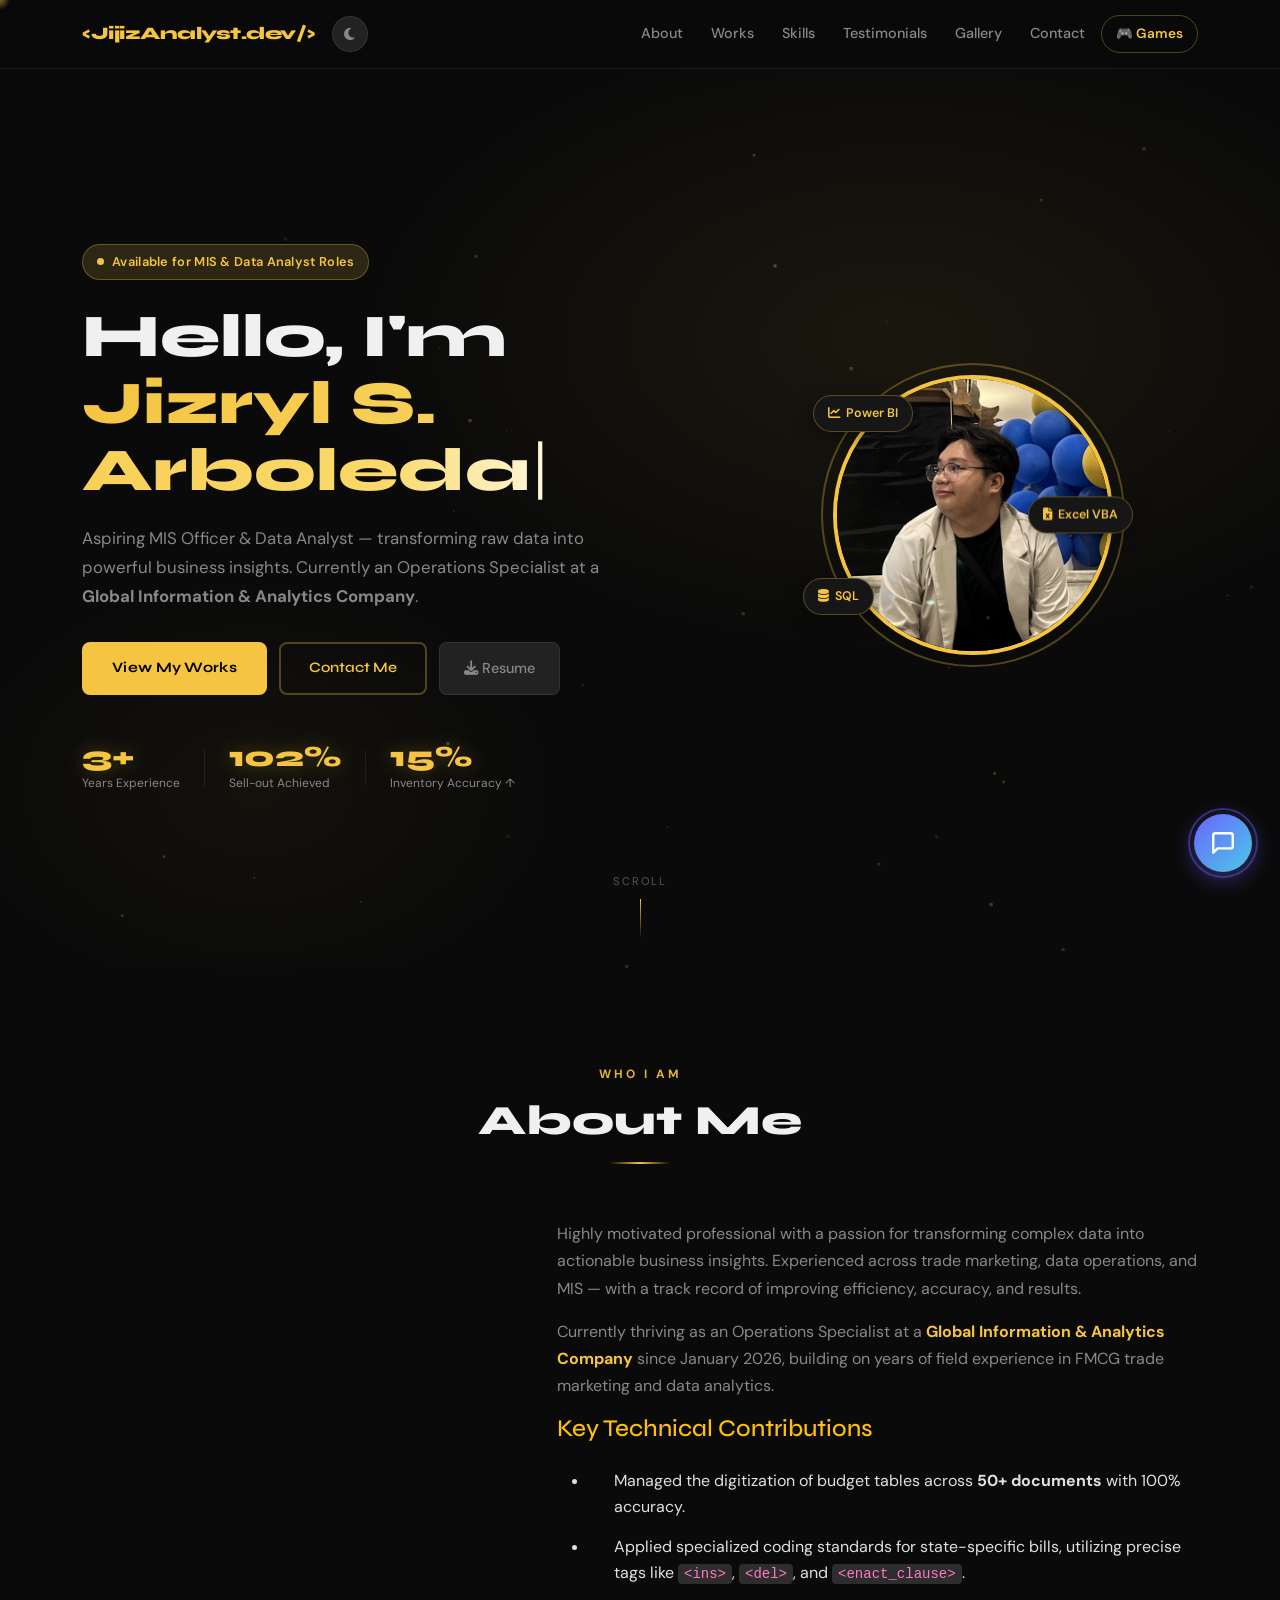
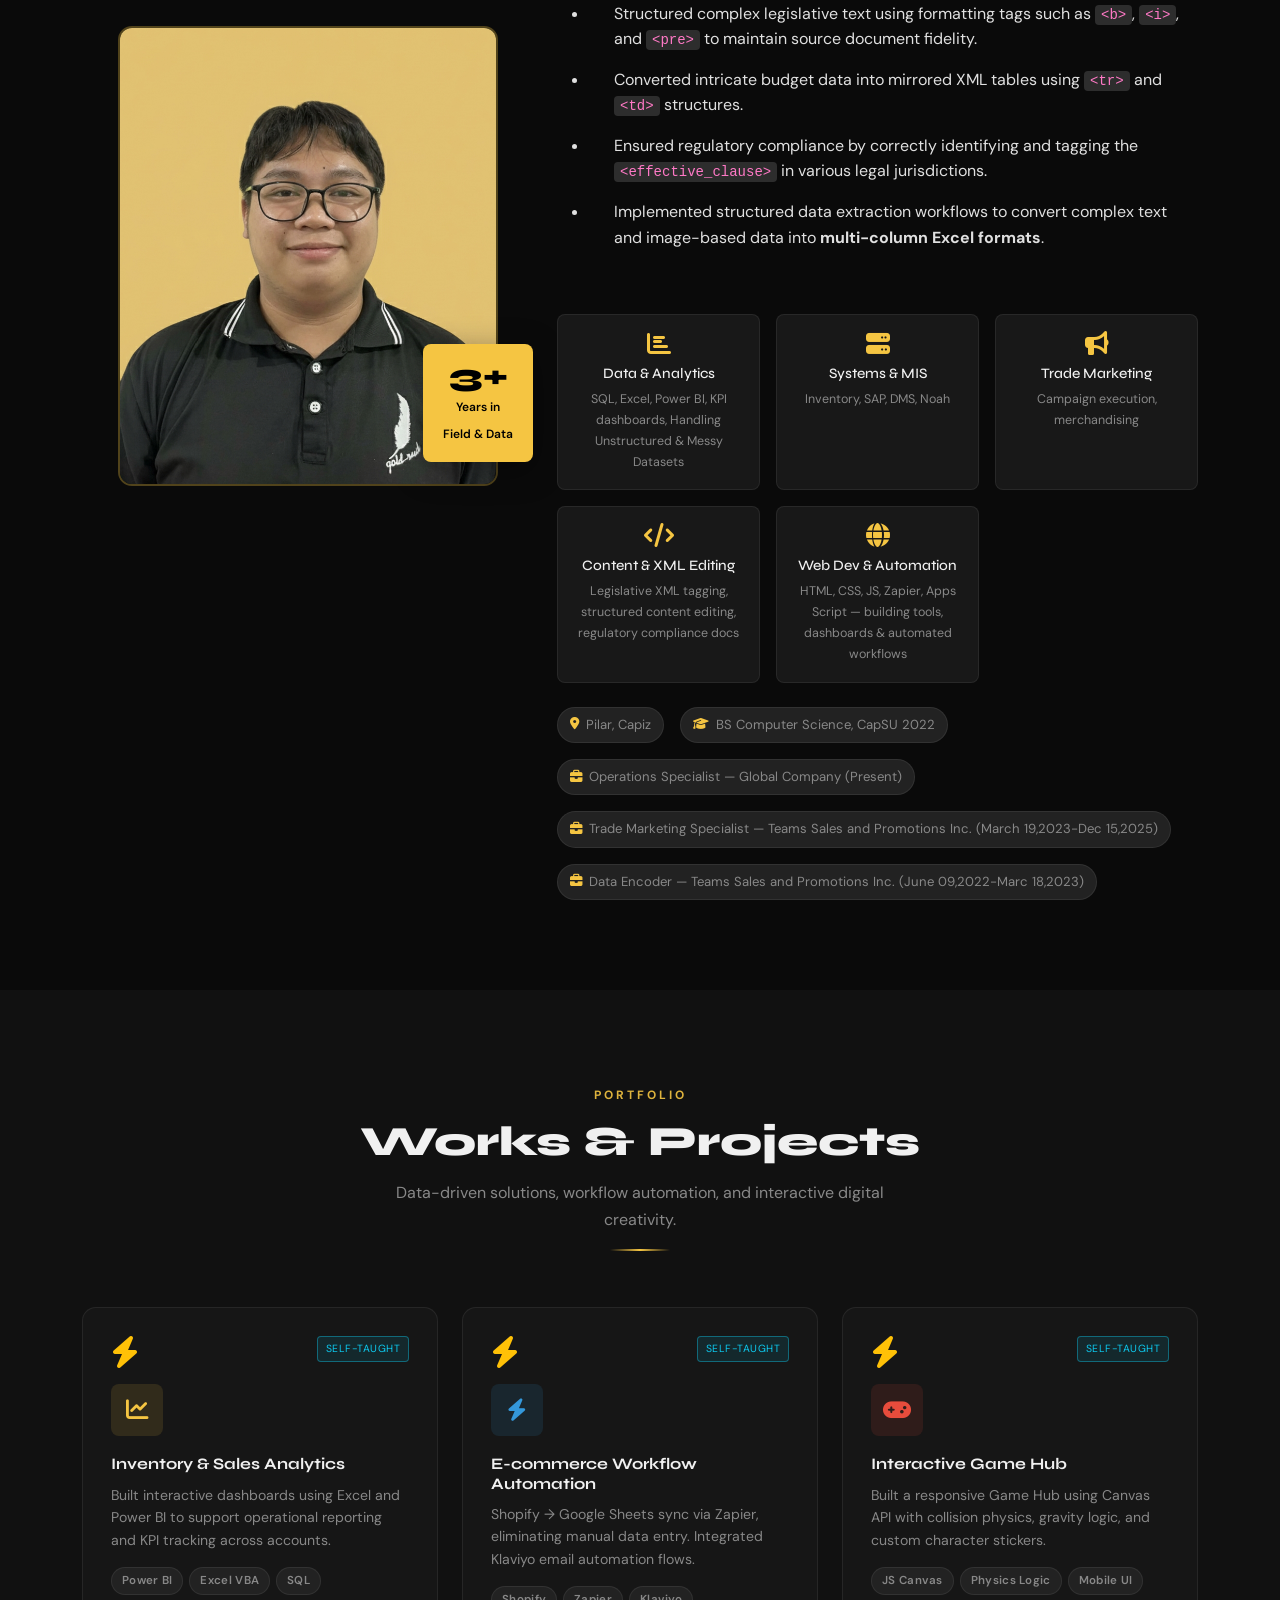
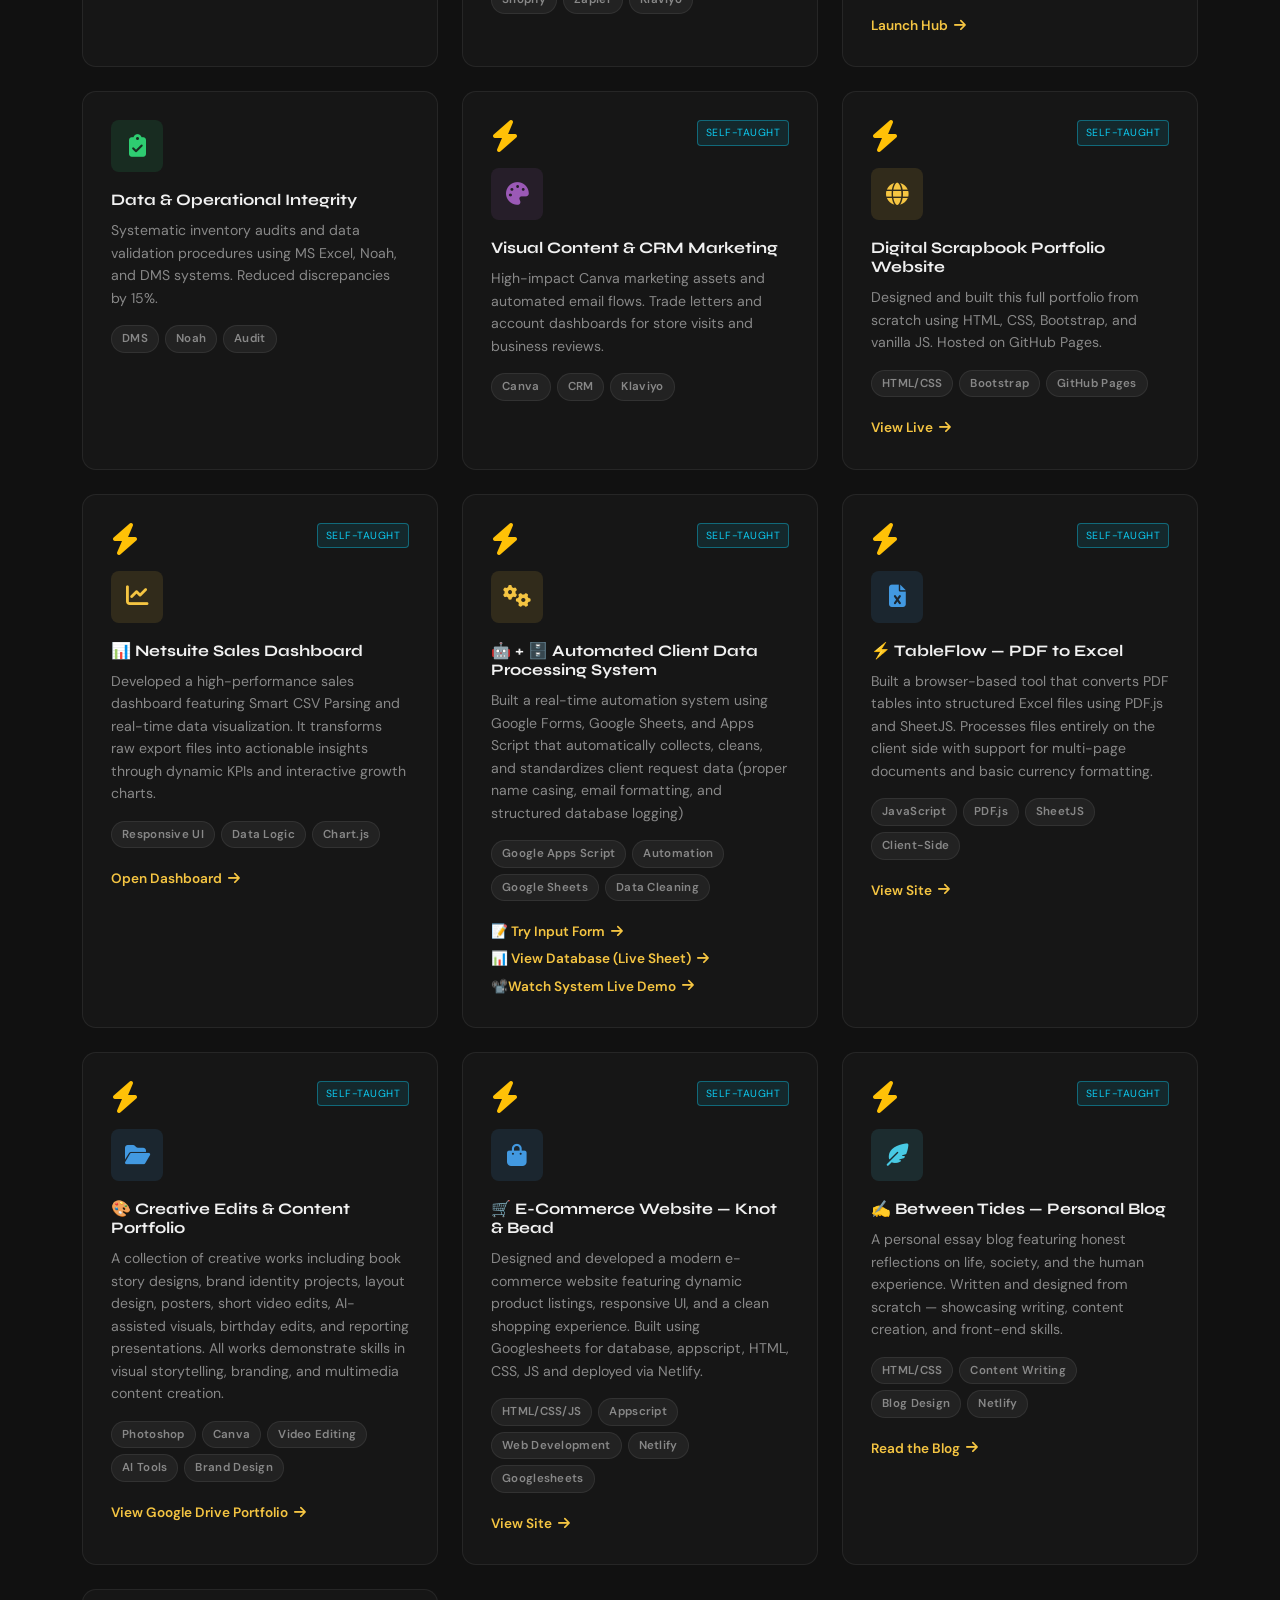
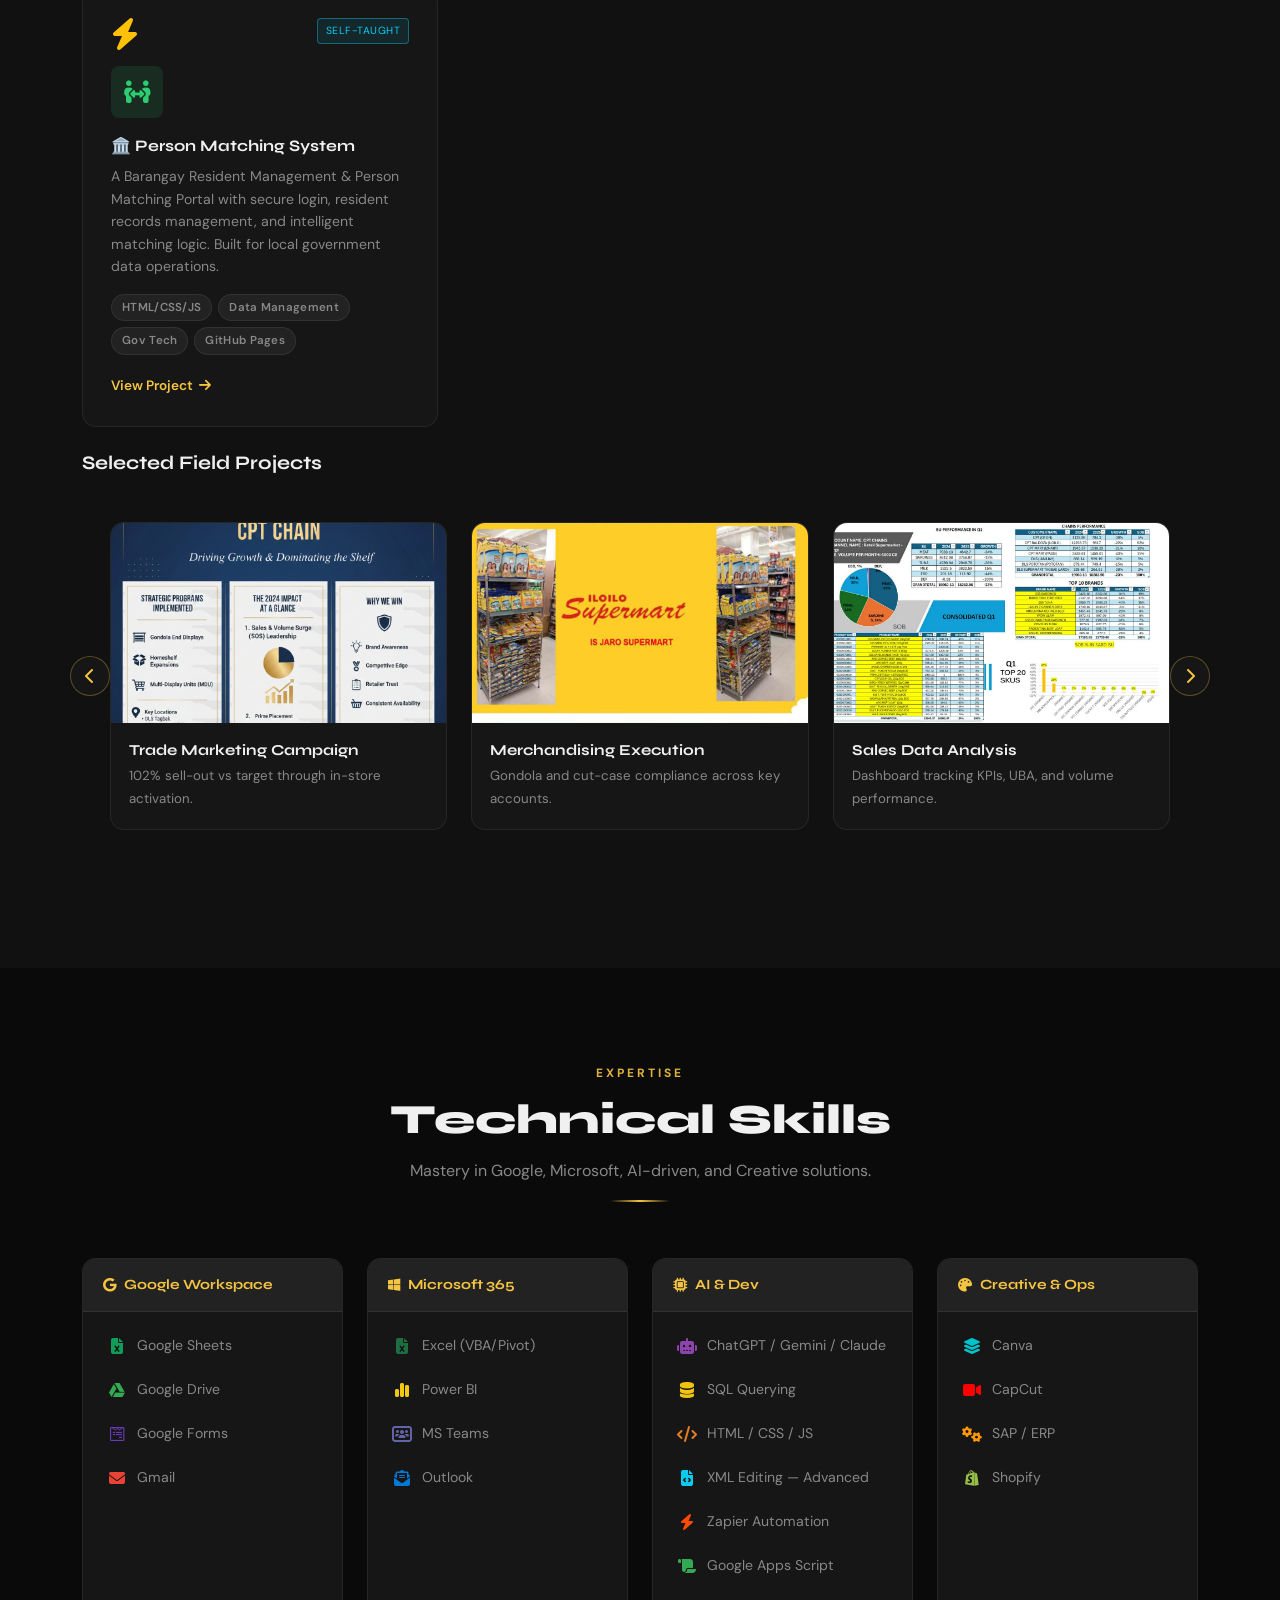
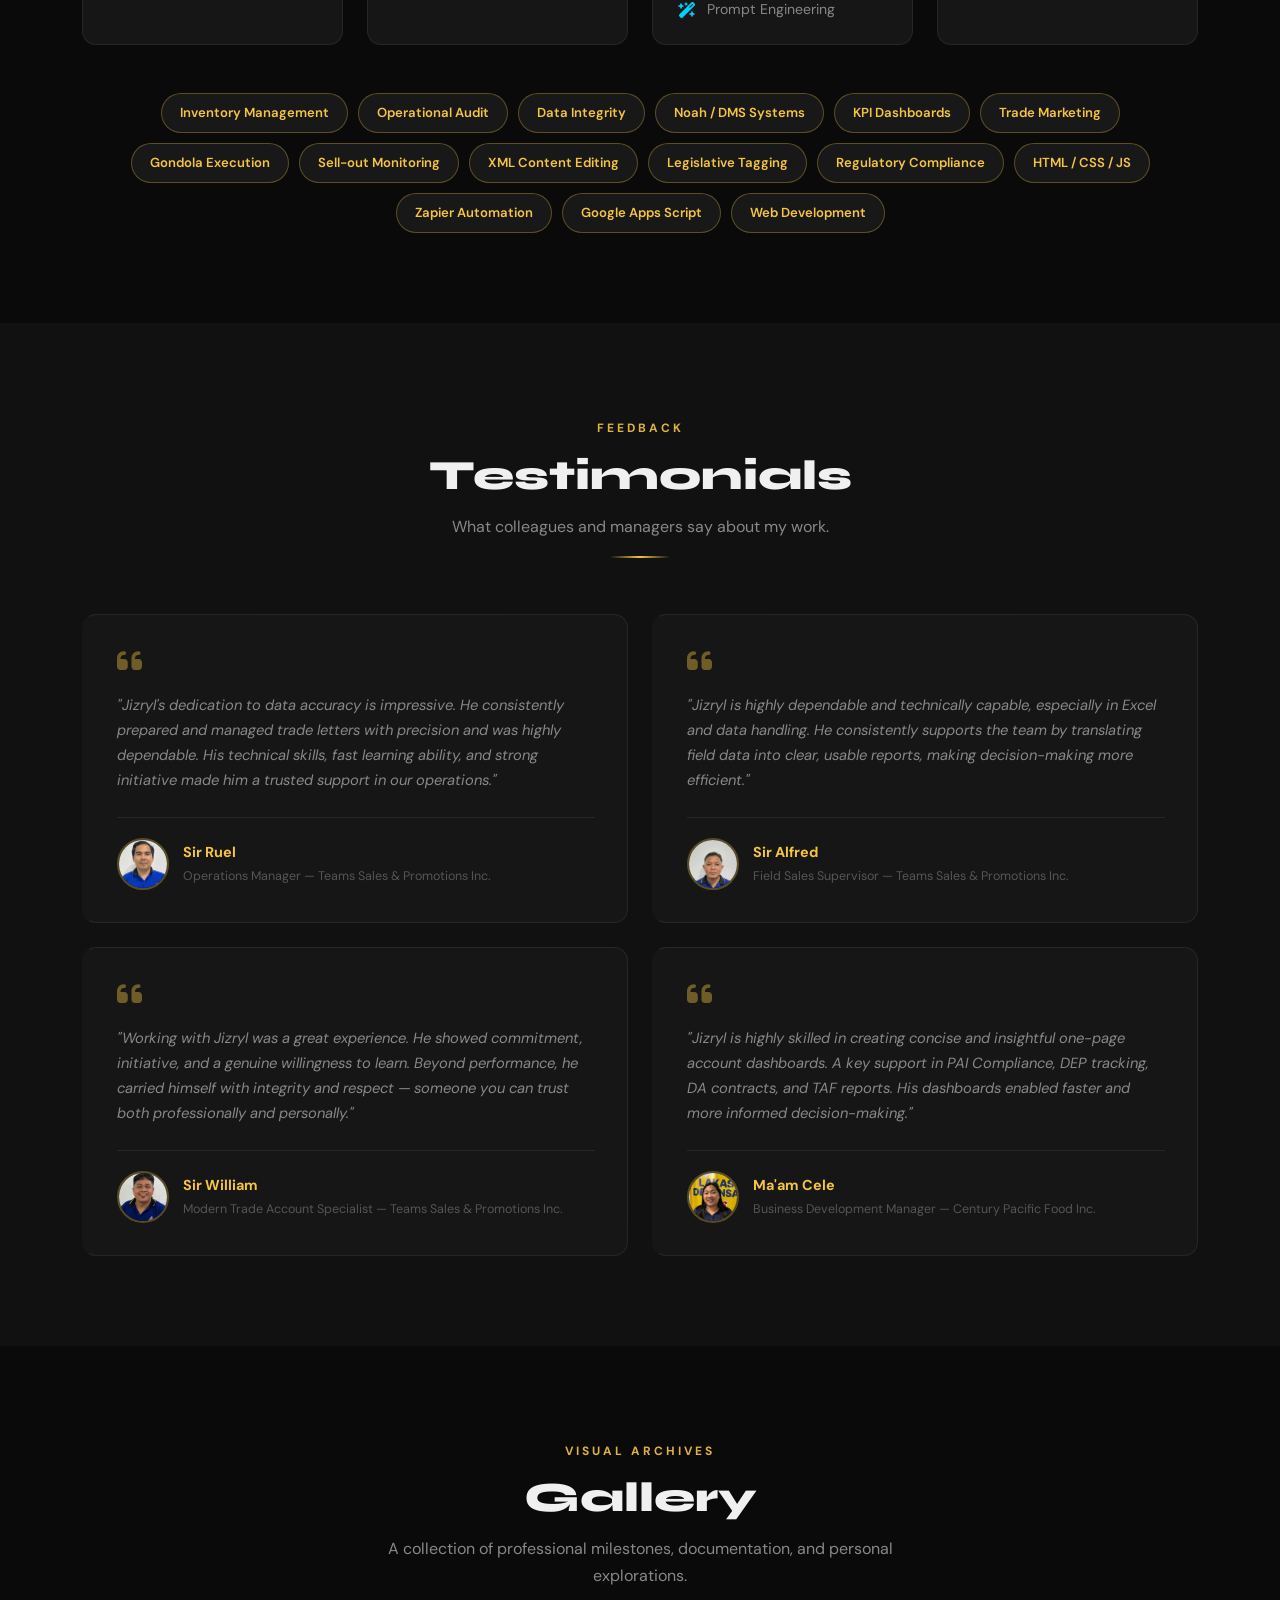
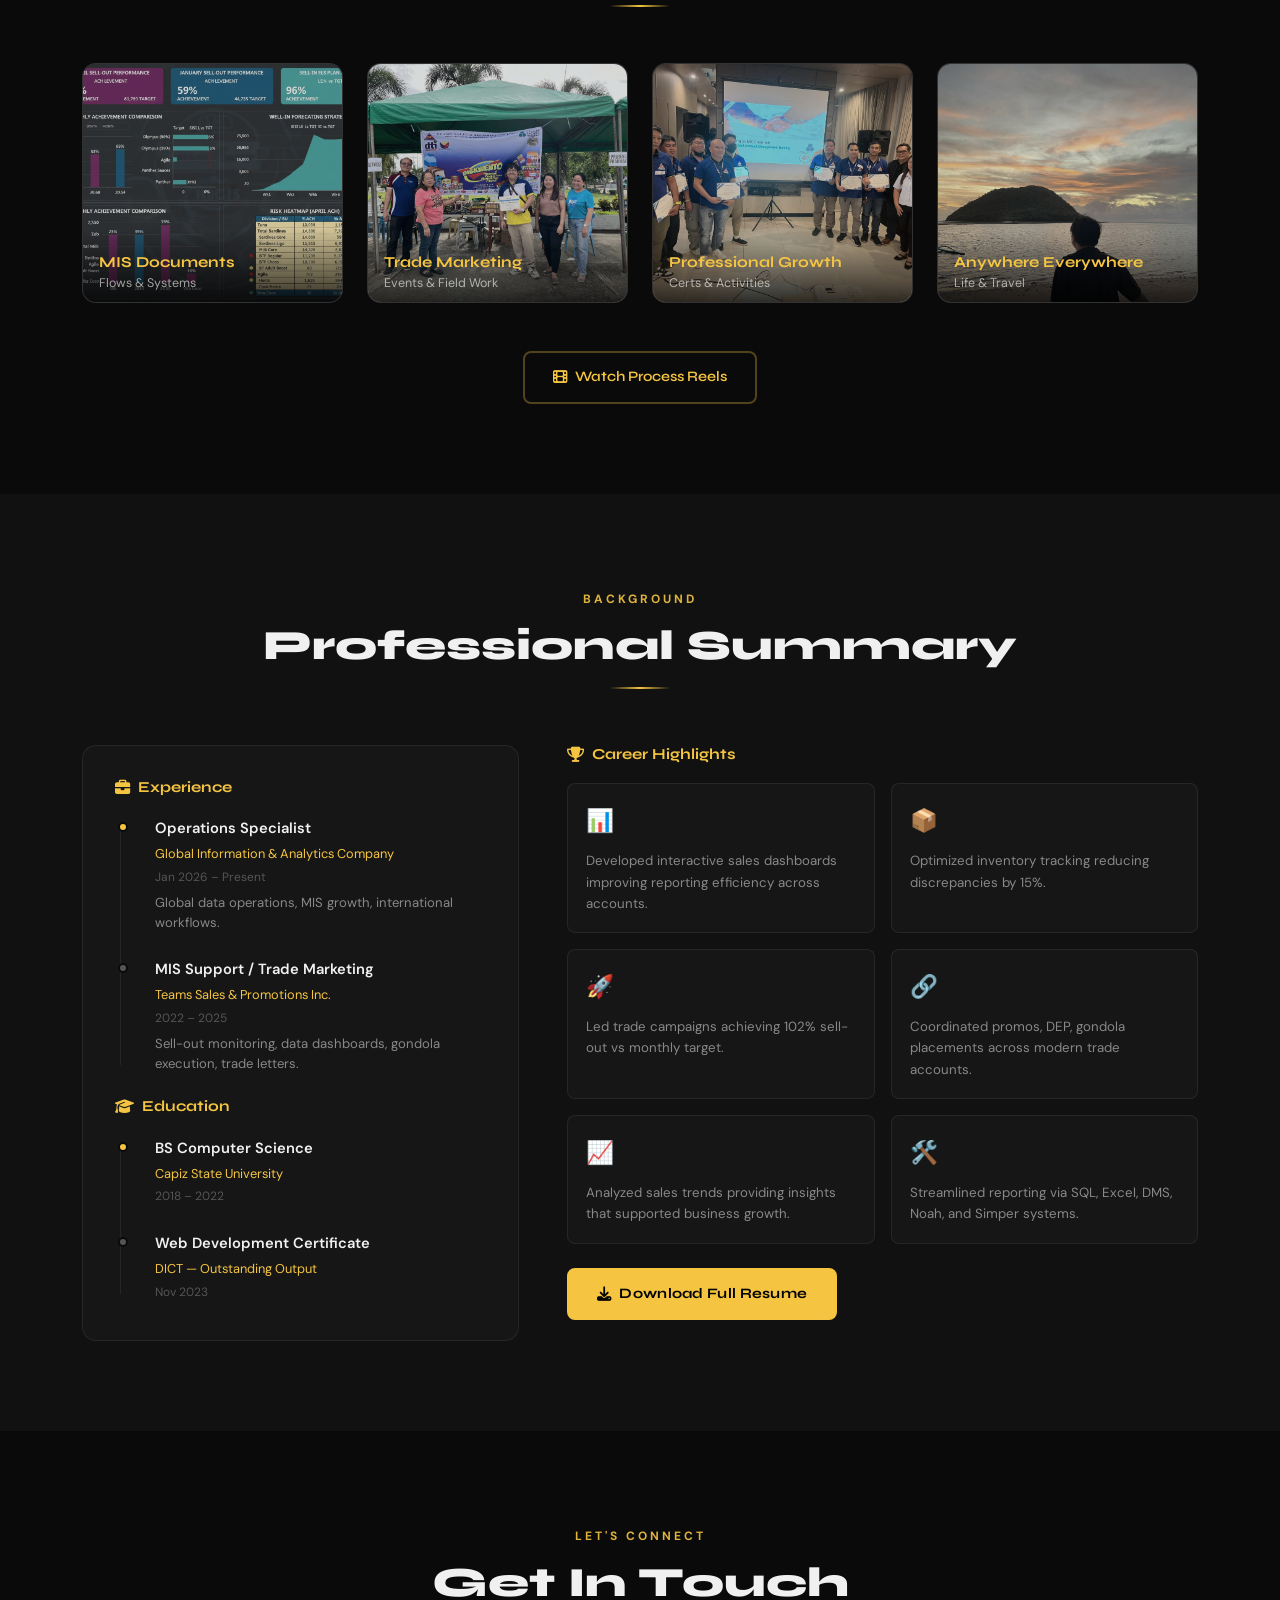
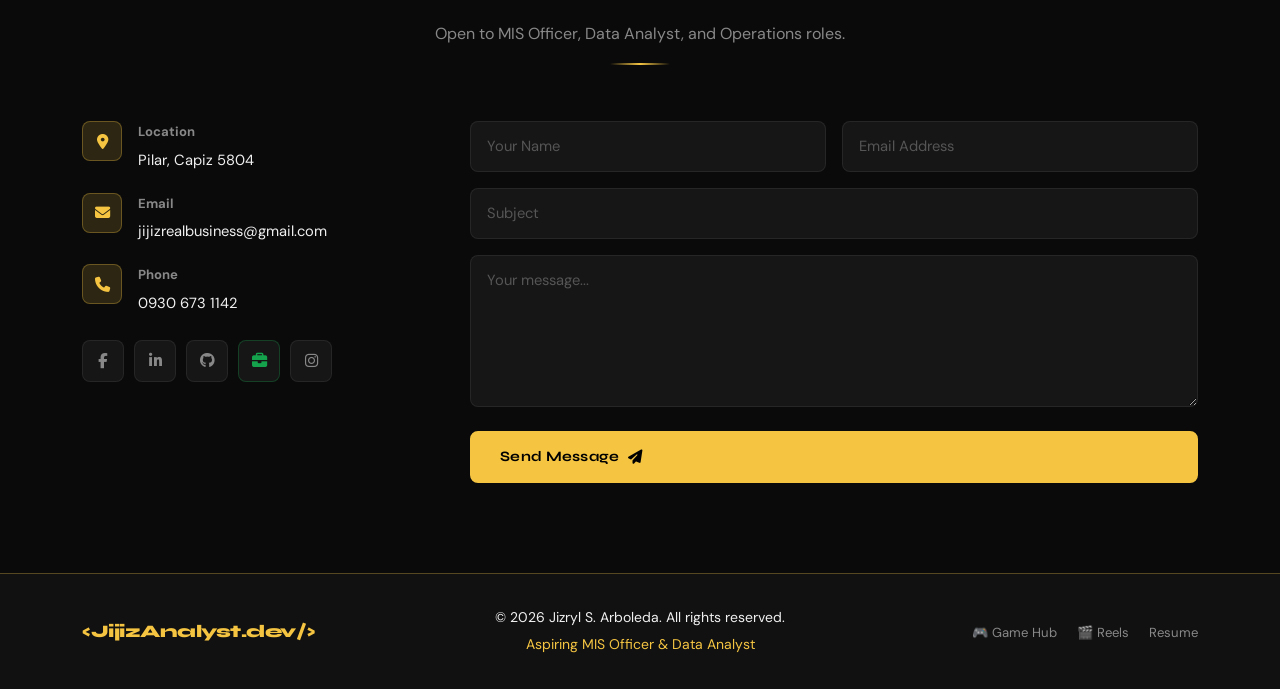
<file: index.html>
<!DOCTYPE html>
<html lang="en">
<head>
<meta charset="UTF-8">
<meta name="viewport" content="width=device-width, initial-scale=1.0">
<title>Jizryl S. Arboleda | MIS Officer & Data Analyst</title>
<meta name="description" content="Aspiring MIS Officer & Data Analyst focused on turning data into business insights and operational improvements. Currently an Operations Specialist at a Global Information & Analytics Company.">
<meta property="og:title" content="Jizryl S. Arboleda | MIS Officer & Data Analyst">
<meta property="og:description" content="Aspiring MIS Officer & Data Analyst focused on turning data into business insights and operational improvements.">
<meta property="og:image" content="formal.jpg">
<meta property="og:url" content="https://jijizryl-ops.github.io/">
<meta property="og:type" content="website">
<link rel="preconnect" href="https://fonts.googleapis.com">
<link rel="preconnect" href="https://fonts.gstatic.com" crossorigin>
<link href="https://fonts.googleapis.com/css2?family=Syne:wght@400;600;700;800&family=DM+Sans:wght@300;400;500&display=swap" rel="stylesheet">
<link href="https://cdn.jsdelivr.net/npm/bootstrap@5.3.2/dist/css/bootstrap.min.css" rel="stylesheet">
<link rel="stylesheet" href="https://cdnjs.cloudflare.com/ajax/libs/font-awesome/6.4.2/css/all.min.css">
<link rel="stylesheet" href="style.css">

<style>
  /* ── Chatbot Widget ── */
  #jiz-chat-fab {
    position: fixed;
    bottom: 28px; right: 28px;
    z-index: 9999;
    width: 58px; height: 58px;
    border-radius: 50%;
    background: linear-gradient(135deg, #6c63ff, #48cae4);
    border: none; cursor: pointer;
    box-shadow: 0 6px 24px rgba(108,99,255,.45);
    display: flex; align-items: center; justify-content: center;
    transition: transform .2s, box-shadow .2s;
  }
  #jiz-chat-fab:hover { transform: scale(1.1); box-shadow: 0 8px 30px rgba(108,99,255,.6); }
  #jiz-chat-fab svg { pointer-events: none; }
  #jiz-chat-fab::before {
    content: ''; position: absolute; inset: -6px;
    border-radius: 50%; border: 2px solid rgba(108,99,255,.4);
    animation: jiz-pulse 2s ease-out infinite;
  }
  @keyframes jiz-pulse {
    0%   { transform: scale(1);   opacity: 1; }
    100% { transform: scale(1.5); opacity: 0; }
  }
  #jiz-chat-window {
    position: fixed; bottom: 100px; right: 28px;
    z-index: 9998; width: 340px;
    max-width: calc(100vw - 40px); height: 480px;
    max-height: calc(100vh - 130px);
    background: #ffffff; border-radius: 20px;
    box-shadow: 0 16px 48px rgba(0,0,0,.18);
    display: flex; flex-direction: column; overflow: hidden;
    transform: scale(.85) translateY(20px); opacity: 0; pointer-events: none;
    transition: transform .25s cubic-bezier(.34,1.56,.64,1), opacity .2s;
  }
  #jiz-chat-window.jiz-open { transform: scale(1) translateY(0); opacity: 1; pointer-events: all; }
  #jiz-chat-header {
    background: linear-gradient(135deg, #6c63ff, #48cae4);
    padding: 14px 18px; display: flex; align-items: center; gap: 12px; flex-shrink: 0;
  }
  .jiz-avatar {
    width: 38px; height: 38px; border-radius: 50%;
    background: rgba(255,255,255,.25);
    display: flex; align-items: center; justify-content: center;
    font-size: 20px; flex-shrink: 0;
  }
  .jiz-header-text { flex: 1; }
  .jiz-header-text strong { display: block; color: #fff; font-size: 14px; font-weight: 700; }
  .jiz-header-text span  { color: rgba(255,255,255,.8); font-size: 11px; }
  #jiz-close-btn {
    background: rgba(255,255,255,.2); border: none; color: #fff;
    width: 28px; height: 28px; border-radius: 50%; cursor: pointer;
    font-size: 16px; display: flex; align-items: center; justify-content: center;
    transition: background .15s; flex-shrink: 0;
  }
  #jiz-close-btn:hover { background: rgba(255,255,255,.35); }
  #jiz-messages {
    flex: 1; overflow-y: auto; padding: 16px 14px;
    display: flex; flex-direction: column; gap: 10px;
    scroll-behavior: smooth; background: #f7f8fc;
  }
  #jiz-messages::-webkit-scrollbar { width: 4px; }
  #jiz-messages::-webkit-scrollbar-thumb { background: #d0d4e8; border-radius: 4px; }
  .jiz-msg {
    max-width: 82%; padding: 10px 13px; border-radius: 16px;
    font-size: 13px; line-height: 1.5; word-break: break-word;
    animation: jiz-pop .18s ease;
  }
  @keyframes jiz-pop { from { transform: scale(.9); opacity: 0; } to { transform: scale(1); opacity: 1; } }
  .jiz-msg.bot {
    background: #fff; color: #333; border-bottom-left-radius: 4px;
    box-shadow: 0 2px 8px rgba(0,0,0,.07); align-self: flex-start;
  }
  .jiz-msg.user {
    background: linear-gradient(135deg, #6c63ff, #48cae4);
    color: #fff; border-bottom-right-radius: 4px; align-self: flex-end;
  }
  #jiz-chips {
    padding: 8px 14px 4px; display: flex; flex-wrap: wrap; gap: 6px;
    background: #f7f8fc; flex-shrink: 0;
  }
  .jiz-chip {
    background: #ededff; color: #6c63ff; border: 1px solid #c9c6ff;
    border-radius: 20px; padding: 5px 11px; font-size: 11.5px;
    cursor: pointer; transition: background .15s, color .15s; white-space: nowrap;
  }
  .jiz-chip:hover { background: #6c63ff; color: #fff; border-color: #6c63ff; }
  #jiz-input-row {
    display: flex; align-items: center; gap: 8px;
    padding: 10px 12px; background: #fff;
    border-top: 1px solid #ebebeb; flex-shrink: 0;
  }
  #jiz-input {
    flex: 1; border: 1.5px solid #e0e0f0; border-radius: 20px;
    padding: 8px 14px; font-size: 13px; outline: none;
    transition: border-color .15s; background: #f7f8fc; color: #333;
  }
  #jiz-input:focus { border-color: #6c63ff; background: #fff; }
  #jiz-input::placeholder { color: #aaa; }
  #jiz-send-btn {
    width: 36px; height: 36px; border-radius: 50%;
    background: linear-gradient(135deg, #6c63ff, #48cae4);
    border: none; cursor: pointer;
    display: flex; align-items: center; justify-content: center;
    flex-shrink: 0; transition: transform .15s, box-shadow .15s;
  }
  #jiz-send-btn:hover { transform: scale(1.08); box-shadow: 0 4px 12px rgba(108,99,255,.4); }
  .jiz-typing {
    display: flex; align-items: center; gap: 4px;
    padding: 10px 14px; background: #fff; border-radius: 16px;
    border-bottom-left-radius: 4px;
    box-shadow: 0 2px 8px rgba(0,0,0,.07);
    align-self: flex-start; width: fit-content;
  }
  .jiz-typing span {
    width: 6px; height: 6px; background: #6c63ff;
    border-radius: 50%; animation: jiz-bounce .9s ease-in-out infinite;
  }
  .jiz-typing span:nth-child(2) { animation-delay: .15s; }
  .jiz-typing span:nth-child(3) { animation-delay: .30s; }
  @keyframes jiz-bounce {
    0%,80%,100% { transform: translateY(0); }
    40%          { transform: translateY(-6px); }
  }
  @media (max-width: 400px) {
    #jiz-chat-window { right: 12px; bottom: 90px; width: calc(100vw - 24px); }
    #jiz-chat-fab    { right: 16px; bottom: 20px; }
  }
</style>




</head>
<body>



<!-- ── Chatbot: Floating Button ── -->
<button id="jiz-chat-fab" aria-label="Open chat assistant" title="Chat with Jizryl's Assistant">
  <svg width="26" height="26" viewBox="0 0 24 24" fill="none" stroke="#fff" stroke-width="2.2"
       stroke-linecap="round" stroke-linejoin="round">
    <path d="M21 15a2 2 0 0 1-2 2H7l-4 4V5a2 2 0 0 1 2-2h14a2 2 0 0 1 2 2z"/>
  </svg>
</button>

<!-- ── Chatbot: Window ── -->
<div id="jiz-chat-window" role="dialog" aria-label="Chat Assistant">
  <div id="jiz-chat-header">
    <div class="jiz-avatar">🤖</div>
    <div class="jiz-header-text">
      <strong>Jizryl's Assistant</strong>
      <span>Ask me anything about Jizryl!</span>
    </div>
    <button id="jiz-close-btn" aria-label="Close chat">✕</button>
  </div>
  <div id="jiz-messages"></div>
  <div id="jiz-chips">
    <button class="jiz-chip">Who is Jizryl?</button>
    <button class="jiz-chip">Skills</button>
    <button class="jiz-chip">Experience</button>
    <button class="jiz-chip">Tools</button>
    <button class="jiz-chip">Goals</button>
    <button class="jiz-chip">Hobbies</button>
  </div>
  <div id="jiz-input-row">
    <input id="jiz-input" type="text" placeholder="Ask something…" autocomplete="off" maxlength="200" />
    <button id="jiz-send-btn" aria-label="Send">
      <svg width="16" height="16" viewBox="0 0 24 24" fill="none" stroke="#fff" stroke-width="2.5"
           stroke-linecap="round" stroke-linejoin="round">
        <line x1="22" y1="2" x2="11" y2="13"/>
        <polygon points="22 2 15 22 11 13 2 9 22 2"/>
      </svg>
    </button>
  </div>
</div>



<!-- NAVBAR -->
<nav class="navbar navbar-expand-lg jz-nav sticky-top" id="mainNav">
  <div class="container">
    <a class="navbar-brand jz-brand" href="#home">&lt;JijizAnalyst.dev/&gt;</a>
    <div class="ms-auto me-3 d-flex align-items-center gap-2">
      <button class="jz-theme-btn" onclick="toggleTheme()" id="theme-btn" aria-label="Toggle theme">
        <i class="fa-solid fa-moon"></i>
      </button>
    </div>
    <button class="navbar-toggler border-0" type="button" data-bs-toggle="collapse" data-bs-target="#navMenu">
      <span class="navbar-toggler-icon"></span>
    </button>
    <div class="collapse navbar-collapse" id="navMenu">
      <ul class="navbar-nav ms-auto gap-1">
        <li class="nav-item"><a class="nav-link jz-link" href="#about">About</a></li>
        <li class="nav-item"><a class="nav-link jz-link" href="#works">Works</a></li>
        <li class="nav-item"><a class="nav-link jz-link" href="#skills">Skills</a></li>
        <li class="nav-item"><a class="nav-link jz-link" href="#testimonials">Testimonials</a></li>
        <li class="nav-item"><a class="nav-link jz-link" href="#gallery">Gallery</a></li>
        <li class="nav-item"><a class="nav-link jz-link" href="#contact">Contact</a></li>
        <li class="nav-item"><a class="nav-link jz-cta-link" href="gamehub.html">🎮 Games</a></li>
      </ul>
    </div>
  </div>
</nav>

<!-- HERO -->
<section class="jz-hero" id="home">
  <div class="jz-hero-bg"></div>
  <div class="container">
    <div class="row align-items-center min-vh-100 py-5">
      <div class="col-lg-7 order-2 order-lg-1">
        <div class="jz-hero-tag">
          <span class="jz-dot"></span> Available for MIS & Data Analyst Roles
        </div>
        <h1 class="jz-hero-title">
          Hello, I'm<br>
          <span class="jz-gold" id="typing-text" data-text="Jizryl S. Arboleda">Jizryl S. Arboleda</span>
        </h1>
        <p class="jz-hero-sub">Aspiring MIS Officer & Data Analyst — transforming raw data into powerful business insights. Currently an Operations Specialist at a <strong>Global Information & Analytics Company</strong>.</p>
        <div class="jz-hero-btns">
          <a href="#works" class="jz-btn-primary">View My Works</a>
          <a href="#contact" class="jz-btn-outline">Contact Me</a>
          <a href="resume.pdf" class="jz-btn-ghost" target="_blank" download>
            <i class="fa-solid fa-download me-1"></i> Resume
          </a>
        </div>
        <div class="jz-stats mt-5">
          <div class="jz-stat"><span class="jz-stat-num">3+</span><span class="jz-stat-label">Years Experience</span></div>
          <div class="jz-stat-div"></div>
          <div class="jz-stat"><span class="jz-stat-num">102%</span><span class="jz-stat-label">Sell-out Achieved</span></div>
          <div class="jz-stat-div"></div>
          <div class="jz-stat"><span class="jz-stat-num">15%</span><span class="jz-stat-label">Inventory Accuracy ↑</span></div>
        </div>
      </div>
      <div class="col-lg-5 order-1 order-lg-2 text-center mb-5 mb-lg-0">
        <div class="jz-profile-wrap">
          <div class="jz-profile-ring"></div>
          <img src="formal.jpeg" alt="Jizryl S. Arboleda" class="jz-profile-img" loading="eager">
          <div class="jz-badge-card jz-badge-1">
            <i class="fa-solid fa-chart-line"></i> Power BI
          </div>
          <div class="jz-badge-card jz-badge-2">
            <i class="fa-solid fa-database"></i> SQL
          </div>
          <div class="jz-badge-card jz-badge-3">
            <i class="fa-solid fa-file-excel"></i> Excel VBA
          </div>
        </div>
      </div>
    </div>
  </div>
  <div class="jz-scroll-hint">
    <span>Scroll</span>
    <div class="jz-scroll-line"></div>
  </div>
</section>

<!-- ABOUT / EXPERTISE -->
<section class="jz-section" id="about">
  <div class="container">
    <div class="jz-section-header">
      <span class="jz-eyebrow">Who I Am</span>
      <h2 class="jz-section-title">About Me</h2>
    </div>
    <div class="row g-4 align-items-center">
      <div class="col-lg-5">
        <div class="jz-about-img-wrap">
          <img src="profilesum.jpg" alt="Jizryl Arboleda" class="jz-about-img" loading="lazy">
          <div class="jz-about-exp-badge">
            <span class="jz-about-exp-num">3+</span>
            <span class="jz-about-exp-text">Years in<br>Field & Data</span>
          </div>
        </div>
      </div>
      <div class="col-lg-7">
        <p class="jz-about-text">Highly motivated professional with a passion for transforming complex data into actionable business insights. Experienced across trade marketing, data operations, and MIS — with a track record of improving efficiency, accuracy, and results.</p>
        <p class="jz-about-text">Currently thriving as an Operations Specialist at a <strong class="jz-gold">Global Information & Analytics Company</strong> since January 2026, building on years of field experience in FMCG trade marketing and data analytics.</p>

<div class="mb-5">
    <h4 class="text-warning mb-4">Key Technical Contributions</h4>
    <ul class="contribution-list">
        <li>Managed the digitization of budget tables across <strong>50+ documents</strong> with 100% accuracy.</li>
        <li>Applied specialized coding standards for state-specific bills, utilizing precise tags like <code>&lt;ins&gt;</code>, <code>&lt;del&gt;</code>, and <code>&lt;enact_clause&gt;</code>.</li>
        <li>Structured complex legislative text using formatting tags such as <code>&lt;b&gt;</code>, <code>&lt;i&gt;</code>, and <code>&lt;pre&gt;</code> to maintain source document fidelity.</li>
        <li>Converted intricate budget data into mirrored XML tables using <code>&lt;tr&gt;</code> and <code>&lt;td&gt;</code> structures.</li>
        <li>Ensured regulatory compliance by correctly identifying and tagging the <code>&lt;effective_clause&gt;</code> in various legal jurisdictions.</li>
        <li>Implemented structured data extraction workflows to convert complex text and image-based data into <strong>multi-column Excel formats</strong>.</li>
    </ul>
</div>        
        <div class="row g-3 mt-2">
          <div class="col-sm-4"><div class="jz-expertise-card"><i class="fa-solid fa-chart-bar"></i><h6>Data & Analytics</h6><p>SQL, Excel, Power BI, KPI dashboards, Handling Unstructured & Messy Datasets</p></div></div>
          <div class="col-sm-4"><div class="jz-expertise-card"><i class="fa-solid fa-server"></i><h6>Systems & MIS</h6><p>Inventory, SAP, DMS, Noah</p></div></div>
          <div class="col-sm-4"><div class="jz-expertise-card"><i class="fa-solid fa-bullhorn"></i><h6>Trade Marketing</h6><p>Campaign execution, merchandising</p></div></div>
          <div class="col-sm-4"><div class="jz-expertise-card"><i class="fa-solid fa-code"></i><h6>Content & XML Editing</h6><p>Legislative XML tagging, structured content editing, regulatory compliance docs</p></div></div>
          <div class="col-sm-4"><div class="jz-expertise-card"><i class="fa-solid fa-globe"></i><h6>Web Dev & Automation</h6><p>HTML, CSS, JS, Zapier, Apps Script — building tools, dashboards & automated workflows</p></div></div>
        </div>
        <div class="mt-4 d-flex gap-3 flex-wrap">
          <div class="jz-info-item"><i class="fa-solid fa-location-dot"></i> Pilar, Capiz</div>
          <div class="jz-info-item"><i class="fa-solid fa-graduation-cap"></i> BS Computer Science, CapSU 2022</div>
          <div class="jz-info-item"><i class="fa-solid fa-briefcase"></i> Operations Specialist — Global Company (Present)</div>
<div class="jz-info-item"><i class="fa-solid fa-briefcase"></i> Trade Marketing Specialist — Teams Sales and Promotions Inc. (March 19,2023-Dec 15,2025)</div>
<div class="jz-info-item"><i class="fa-solid fa-briefcase"></i> Data Encoder — Teams Sales and Promotions Inc. (June 09,2022-Marc 18,2023)</div>
        </div>
      </div>
    </div>
  </div>


</section>

<!-- WORKS -->
<section class="jz-section jz-section-alt" id="works">
  <div class="container">
    <div class="jz-section-header">
      <span class="jz-eyebrow">Portfolio</span>
      <h2 class="jz-section-title">Works & Projects</h2>
      <p class="jz-section-sub">Data-driven solutions, workflow automation, and interactive digital creativity.</p>
    </div>
    <div class="row g-4 mb-5">
      <div class="col-md-6 col-lg-4">
        <div class="jz-work-card">
<div class="d-flex justify-content-between align-items-start mb-3">
                                <i class="fa-solid fa-bolt fa-2x text-warning"></i>
                                <span class="badge-self-taught">Self-Taught</span>
                            </div>

          <div class="jz-work-icon" style="background: rgba(245,197,66,0.12)"><i class="fa-solid fa-chart-line" style="color:#f5c542"></i></div>
          <h5>Inventory & Sales Analytics</h5>
          <p>Built interactive dashboards using Excel and Power BI to support operational reporting and KPI tracking across accounts.</p>
          <div class="jz-tags"><span>Power BI</span><span>Excel VBA</span><span>SQL</span></div>
        </div>
      </div>

      <div class="col-md-6 col-lg-4">
        <div class="jz-work-card">
<div class="d-flex justify-content-between align-items-start mb-3">
                                <i class="fa-solid fa-bolt fa-2x text-warning"></i>
                                <span class="badge-self-taught">Self-Taught</span>
                            </div>

          <div class="jz-work-icon" style="background: rgba(52,152,219,0.12)"><i class="fa-solid fa-bolt" style="color:#3498db"></i></div>
          <h5>E-commerce Workflow Automation</h5>
          <p>Shopify → Google Sheets sync via Zapier, eliminating manual data entry. Integrated Klaviyo email automation flows.</p>
          <div class="jz-tags"><span>Shopify</span><span>Zapier</span><span>Klaviyo</span></div>
        </div>
      </div>

      <div class="col-md-6 col-lg-4">
        <div class="jz-work-card">
<div class="d-flex justify-content-between align-items-start mb-3">
                                <i class="fa-solid fa-bolt fa-2x text-warning"></i>
                                <span class="badge-self-taught">Self-Taught</span>
                            </div>

          <div class="jz-work-icon" style="background: rgba(231,76,60,0.12)"><i class="fa-solid fa-gamepad" style="color:#e74c3c"></i></div>
          <h5>Interactive Game Hub</h5>
          <p>Built a responsive Game Hub using Canvas API with collision physics, gravity logic, and custom character stickers.</p>
          <div class="jz-tags"><span>JS Canvas</span><span>Physics Logic</span><span>Mobile UI</span></div>
          <a href="gamehub.html" class="jz-work-link">Launch Hub <i class="fa-solid fa-arrow-right"></i></a>
        </div>
      </div>

      <div class="col-md-6 col-lg-4">
        <div class="jz-work-card">
          <div class="jz-work-icon" style="background: rgba(46,204,113,0.12)"><i class="fa-solid fa-clipboard-check" style="color:#2ecc71"></i></div>
          <h5>Data & Operational Integrity</h5>
          <p>Systematic inventory audits and data validation procedures using MS Excel, Noah, and DMS systems. Reduced discrepancies by 15%.</p>
          <div class="jz-tags"><span>DMS</span><span>Noah</span><span>Audit</span></div>
        </div>
      </div>

      <div class="col-md-6 col-lg-4">
        <div class="jz-work-card">
<div class="d-flex justify-content-between align-items-start mb-3">
                                <i class="fa-solid fa-bolt fa-2x text-warning"></i>
                                <span class="badge-self-taught">Self-Taught</span>
                            </div>
          <div class="jz-work-icon" style="background: rgba(155,89,182,0.12)"><i class="fa-solid fa-palette" style="color:#9b59b6"></i></div>
          <h5>Visual Content & CRM Marketing</h5>
          <p>High-impact Canva marketing assets and automated email flows. Trade letters and account dashboards for store visits and business reviews.</p>
          <div class="jz-tags"><span>Canva</span><span>CRM</span><span>Klaviyo</span></div>
        </div>
      </div>

      <div class="col-md-6 col-lg-4">
        <div class="jz-work-card">
<div class="d-flex justify-content-between align-items-start mb-3">
                                <i class="fa-solid fa-bolt fa-2x text-warning"></i>
                                <span class="badge-self-taught">Self-Taught</span>
                            </div>

          <div class="jz-work-icon" style="background: rgba(245,197,66,0.12)"><i class="fa-solid fa-globe" style="color:#f5c542"></i></div>
          <h5>Digital Scrapbook Portfolio Website</h5>
          <p>Designed and built this full portfolio from scratch using HTML, CSS, Bootstrap, and vanilla JS. Hosted on GitHub Pages.</p>
          <div class="jz-tags"><span>HTML/CSS</span><span>Bootstrap</span><span>GitHub Pages</span></div>
          <a href="https://digitalscrapbookjijiz.netlify.app/" class="jz-work-link" target="_blank">View Live <i class="fa-solid fa-arrow-right"></i></a>
        </div>
      </div>
    


<div class="col-md-6 col-lg-4">
        <div class="jz-work-card">
<div class="d-flex justify-content-between align-items-start mb-3">
                                <i class="fa-solid fa-bolt fa-2x text-warning"></i>
                                <span class="badge-self-taught">Self-Taught</span>
                            </div>

          <div class="jz-work-icon" style="background: rgba(245,197,66,0.12)"><i class="fa-solid fa-chart-line" style="color:#f5c542"></i></div>
          <h5>📊 Netsuite Sales Dashboard</h5>
          <p>Developed a high-performance sales dashboard featuring Smart CSV Parsing and real-time data visualization. It transforms raw export files into actionable insights through dynamic KPIs and interactive growth charts.</p>
          <div class="jz-tags"><span>Responsive UI </span><span>Data Logic</span><span>Chart.js</span></div>
          <a href="https://salesdashboardnetsuitejijiz.netlify.app/" class="jz-work-link">Open Dashboard<i class="fa-solid fa-arrow-right"></i></a>
        </div>
      </div>


<div class="col-md-6 col-lg-4">
        <div class="jz-work-card">
<div class="d-flex justify-content-between align-items-start mb-3">
                                <i class="fa-solid fa-bolt fa-2x text-warning"></i>
                                <span class="badge-self-taught">Self-Taught</span>
                            </div>

          <div class="jz-work-icon" style="background: rgba(245,197,66,0.12)"><i class="fa-solid fa-gears" style="color:#f5c542"></i></div>
          <h5>🤖 + 🗄️ Automated Client Data Processing System</h5>
          <p>Built a real-time automation system using Google Forms, Google Sheets, and Apps Script that automatically collects, cleans, and standardizes client request data (proper name casing, email formatting, and structured database logging)</p>
          <div class="jz-tags"><span>Google Apps Script</span><span>Automation</span><span>Google Sheets</span><span>Data Cleaning</span></div>
          <a href="https://docs.google.com/forms/d/e/1FAIpQLScVeyPuvkvvZc35scnRj0ys-SzfJMPph7GT50teGeZaXELY-A/viewform?usp=dialog" class="jz-work-link">📝 Try Input Form<i class="fa-solid fa-arrow-right"></i></a>
<a href="https://docs.google.com/spreadsheets/d/1My_lWbJ0BfVLpYs2jw2utp34k3PXeHW9AxX8Ex7Ov-Y/edit?usp=sharing" class="jz-work-link">📊 View Database (Live Sheet)<i class="fa-solid fa-arrow-right"></i></a>
<a href="https://drive.google.com/file/d/1mlI0vN7b9U9-LBQVj-ar-iueN8JtH-L2/view?usp=drive_link" class="jz-work-link">📽️Watch System Live Demo<i class="fa-solid fa-arrow-right"></i></a>
        </div>
      </div>


<div class="col-md-6 col-lg-4">
        <div class="jz-work-card">
<div class="d-flex justify-content-between align-items-start mb-3">
                                <i class="fa-solid fa-bolt fa-2x text-warning"></i>
                                <span class="badge-self-taught">Self-Taught</span>
                            </div>

          <div class="jz-work-icon" style="background: rgba(66,153,225,0.12)">
  <i class="fa-solid fa-file-excel" style="color:#4299e1"></i></div>
          <h5>⚡ TableFlow — PDF to Excel</h5>
          <p>Built a browser-based tool that converts PDF tables into structured Excel files using PDF.js and SheetJS.
      Processes files entirely on the client side with support for multi-page documents and basic currency formatting.</p>
          <div class="jz-tags"><span>JavaScript</span><span>PDF.js</span><span>SheetJS</span><span>Client-Side</span></div>
          <a href="https://tableflowpdftoexcelbyjijiz.netlify.app/" class="jz-work-link">View Site<i class="fa-solid fa-arrow-right"></i></a>
        </div>
      </div>


<div class="col-md-6 col-lg-4">
        <div class="jz-work-card">
<div class="d-flex justify-content-between align-items-start mb-3">
                                <i class="fa-solid fa-bolt fa-2x text-warning"></i>
                                <span class="badge-self-taught">Self-Taught</span>
                            </div>

          <div class="jz-work-icon" style="background: rgba(66,153,225,0.12)">
  <i class="fa-solid fa-folder-open" style="color:#4299e1"></i></div>
          <h5>🎨 Creative Edits & Content Portfolio</h5>
          <p>A collection of creative works including book story designs, brand identity projects, layout design, posters, short video edits, AI-assisted visuals, birthday edits, and reporting presentations.
      All works demonstrate skills in visual storytelling, branding, and multimedia content creation.</p>
          <div class="jz-tags"><span>Photoshop</span><span>Canva</span><span>Video Editing</span><span>AI Tools</span><span>Brand Design</span></div>
          <a href="https://drive.google.com/drive/folders/1WYRWg4sOCEe-co4g7QvX-qoTpP6gI1UW" class="jz-work-link">View Google Drive Portfolio<i class="fa-solid fa-arrow-right"></i></a>
        </div>
      </div>


<div class="col-md-6 col-lg-4">
        <div class="jz-work-card">
<div class="d-flex justify-content-between align-items-start mb-3">
                                <i class="fa-solid fa-bolt fa-2x text-warning"></i>
                                <span class="badge-self-taught">Self-Taught</span>
                            </div>

          <div class="jz-work-icon" style="background: rgba(66,153,225,0.12)">
  <i class="fa-solid fa-bag-shopping" style="color:#4299e1"></i></div>
          <h5>🛒 E-Commerce Website — Knot & Bead</h5>
          <p>Designed and developed a modern e-commerce website featuring dynamic product listings,
            responsive UI, and a clean shopping experience. Built using Googlesheets for database, appscript, HTML, CSS, JS and deployed via Netlify.</p>
          <div class="jz-tags"><span>HTML/CSS/JS</span><span>Appscript</span><span>Web Development</span><span>Netlify</span><span>Googlesheets</span></div>
          <a href="https://knotandbeadxjijiz.netlify.app/" class="jz-work-link">View Site<i class="fa-solid fa-arrow-right"></i></a>
        </div>
      </div>

      <div class="col-md-6 col-lg-4">
        <div class="jz-work-card">
          <div class="d-flex justify-content-between align-items-start mb-3">
            <i class="fa-solid fa-bolt fa-2x text-warning"></i>
            <span class="badge-self-taught">Self-Taught</span>
          </div>
          <div class="jz-work-icon" style="background: rgba(72,202,228,0.12)">
            <i class="fa-solid fa-feather-pointed" style="color:#48cae4"></i>
          </div>
          <h5>✍️ Between Tides — Personal Blog</h5>
          <p>A personal essay blog featuring honest reflections on life, society, and the human experience. Written and designed from scratch — showcasing writing, content creation, and front-end skills.</p>
          <div class="jz-tags"><span>HTML/CSS</span><span>Content Writing</span><span>Blog Design</span><span>Netlify</span></div>
          <a href="https://jijiz-between-tides.netlify.app/" target="_blank" class="jz-work-link">Read the Blog <i class="fa-solid fa-arrow-right"></i></a>
        </div>
      </div>

      <div class="col-md-6 col-lg-4">
        <div class="jz-work-card">
          <div class="d-flex justify-content-between align-items-start mb-3">
            <i class="fa-solid fa-bolt fa-2x text-warning"></i>
            <span class="badge-self-taught">Self-Taught</span>
          </div>
          <div class="jz-work-icon" style="background: rgba(46,204,113,0.12)">
            <i class="fa-solid fa-people-arrows" style="color:#2ecc71"></i>
          </div>
          <h5>🏛️ Person Matching System</h5>
          <p>A Barangay Resident Management & Person Matching Portal with secure login, resident records management, and intelligent matching logic. Built for local government data operations.</p>
          <div class="jz-tags"><span>HTML/CSS/JS</span><span>Data Management</span><span>Gov Tech</span><span>GitHub Pages</span></div>
          <a href="https://jijizryl-ops.github.io/person-matching-system/" target="_blank" class="jz-work-link">View Project <i class="fa-solid fa-arrow-right"></i></a>
        </div>
      </div>








    <!-- Selected Projects Carousel -->
    <h3 class="jz-sub-heading mb-4">Selected Field Projects</h3>
    <div id="worksCarousel" class="carousel slide jz-carousel" data-bs-ride="false">
      <div class="carousel-inner">
        <div class="carousel-item active">
          <div class="row g-4">
            <div class="col-md-4"><div class="jz-project-card"><img src="work1.jpg" alt="Trade Marketing" loading="lazy" onerror="this.src='https://via.placeholder.com/400x220/1a1a1a/f5c542?text=Trade+Marketing'"><div class="jz-project-body"><h6>Trade Marketing Campaign</h6><p>102% sell-out vs target through in-store activation.</p></div></div></div>
            <div class="col-md-4"><div class="jz-project-card"><img src="work2.jpg" alt="Merchandising" loading="lazy" onerror="this.src='https://via.placeholder.com/400x220/1a1a1a/f5c542?text=Merchandising'"><div class="jz-project-body"><h6>Merchandising Execution</h6><p>Gondola and cut-case compliance across key accounts.</p></div></div></div>
            <div class="col-md-4"><div class="jz-project-card"><img src="work3.jpeg" alt="Data Analysis" loading="lazy" onerror="this.src='https://via.placeholder.com/400x220/1a1a1a/f5c542?text=Data+Analysis'"><div class="jz-project-body"><h6>Sales Data Analysis</h6><p>Dashboard tracking KPIs, UBA, and volume performance.</p></div></div></div>
          </div>
        </div>
        <div class="carousel-item">
          <div class="row g-4">
            <div class="col-md-4"><div class="jz-project-card"><img src="work4.jpeg" alt="Promo" loading="lazy" onerror="this.src='https://via.placeholder.com/400x220/1a1a1a/f5c542?text=Promo+Rollout'"><div class="jz-project-body"><h6>Promo Pack Rollout</h6><p>Inventory depletion strategy across multiple branches.</p></div></div></div>
            <div class="col-md-4"><div class="jz-project-card"><img src="work5.jpeg" alt="Store Audit" loading="lazy" onerror="this.src='https://via.placeholder.com/400x220/1a1a1a/f5c542?text=Store+Audit'"><div class="jz-project-body"><h6>Store Audit</h6><p>Monitored planogram and pricing compliance.</p></div></div></div>
            <div class="col-md-4"><div class="jz-project-card"><img src="dashboardcpfi.png" alt="Dashboard" loading="lazy" onerror="this.src='https://via.placeholder.com/400x220/1a1a1a/f5c542?text=Dashboard'"><div class="jz-project-body"><h6>Performance Dashboard</h6><p>Decision-support dashboard for management review.</p></div></div></div>
          </div>
        </div>
      </div>
      <button class="carousel-control-prev jz-carousel-btn" type="button" data-bs-target="#worksCarousel" data-bs-slide="prev"><i class="fa-solid fa-chevron-left"></i></button>
      <button class="carousel-control-next jz-carousel-btn" type="button" data-bs-target="#worksCarousel" data-bs-slide="next"><i class="fa-solid fa-chevron-right"></i></button>
    </div>
  </div>
</section>

<!-- SKILLS -->
<section class="jz-section" id="skills">
  <div class="container">
    <div class="jz-section-header">
      <span class="jz-eyebrow">Expertise</span>
      <h2 class="jz-section-title">Technical Skills</h2>
      <p class="jz-section-sub">Mastery in Google, Microsoft, AI-driven, and Creative solutions.</p>
    </div>
    <div class="row g-4">
      <div class="col-md-6 col-lg-3">
        <div class="jz-skill-group">
          <div class="jz-skill-group-header"><i class="fa-brands fa-google"></i> Google Workspace</div>
          <div class="jz-skill-list">
            <div class="jz-skill-item"><i class="fa-solid fa-file-excel" style="color:#0F9D58"></i><span>Google Sheets</span></div>
            <div class="jz-skill-item"><i class="fa-brands fa-google-drive" style="color:#34A853"></i><span>Google Drive</span></div>
            <div class="jz-skill-item"><i class="fa-brands fa-wpforms" style="color:#673AB7"></i><span>Google Forms</span></div>
            <div class="jz-skill-item"><i class="fa-solid fa-envelope" style="color:#EA4335"></i><span>Gmail</span></div>
          </div>
        </div>
      </div>
      <div class="col-md-6 col-lg-3">
        <div class="jz-skill-group">
          <div class="jz-skill-group-header"><i class="fa-brands fa-windows"></i> Microsoft 365</div>
          <div class="jz-skill-list">
            <div class="jz-skill-item"><i class="fa-solid fa-file-excel" style="color:#1D6F42"></i><span>Excel (VBA/Pivot)</span></div>
            <div class="jz-skill-item"><i class="fa-solid fa-chart-simple" style="color:#F2C811"></i><span>Power BI</span></div>
            <div class="jz-skill-item"><i class="fa-solid fa-users-rectangle" style="color:#6264A7"></i><span>MS Teams</span></div>
            <div class="jz-skill-item"><i class="fa-solid fa-envelope-open-text" style="color:#0078D4"></i><span>Outlook</span></div>
          </div>
        </div>
      </div>
      <div class="col-md-6 col-lg-3">
        <div class="jz-skill-group">
          <div class="jz-skill-group-header"><i class="fa-solid fa-microchip"></i> AI & Dev</div>
          <div class="jz-skill-list">
            <div class="jz-skill-item"><i class="fa-solid fa-robot" style="color:#8E44AD"></i><span>ChatGPT / Gemini / Claude</span></div>
            <div class="jz-skill-item"><i class="fa-solid fa-database" style="color:#f1c40f"></i><span>SQL Querying</span></div>
            <div class="jz-skill-item"><i class="fa-solid fa-code" style="color:#e67e22"></i><span>HTML / CSS / JS</span></div>
            <div class="jz-skill-item"><i class="fa-solid fa-file-code" style="color:#0dcaf0"></i><span>XML Editing — Advanced</span></div>
            <div class="jz-skill-item"><i class="fa-solid fa-bolt" style="color:#FF4A00"></i><span>Zapier Automation</span></div>
            <div class="jz-skill-item"><i class="fa-solid fa-scroll" style="color:#34A853"></i><span>Google Apps Script</span></div>
            <div class="jz-skill-item"><i class="fa-solid fa-wand-magic-sparkles" style="color:#00D2FF"></i><span>Prompt Engineering</span></div>
          </div>
        </div>
      </div>
      <div class="col-md-6 col-lg-3">
        <div class="jz-skill-group">
          <div class="jz-skill-group-header"><i class="fa-solid fa-palette"></i> Creative & Ops</div>
          <div class="jz-skill-list">
            <div class="jz-skill-item"><i class="fa-solid fa-layer-group" style="color:#00C4CC"></i><span>Canva</span></div>
            <div class="jz-skill-item"><i class="fa-solid fa-video" style="color:#FF0000"></i><span>CapCut</span></div>
            <div class="jz-skill-item"><i class="fa-solid fa-gears" style="color:#FF9800"></i><span>SAP / ERP</span></div>
            <div class="jz-skill-item"><i class="fa-brands fa-shopify" style="color:#95BF47"></i><span>Shopify</span></div>
          </div>
        </div>
      </div>
    </div>
    <div class="jz-skill-tags mt-5">
      <span>Inventory Management</span><span>Operational Audit</span><span>Data Integrity</span>
      <span>Noah / DMS Systems</span><span>KPI Dashboards</span><span>Trade Marketing</span>
      <span>Gondola Execution</span><span>Sell-out Monitoring</span>
      <span>XML Content Editing</span><span>Legislative Tagging</span><span>Regulatory Compliance</span>
      <span>HTML / CSS / JS</span><span>Zapier Automation</span><span>Google Apps Script</span><span>Web Development</span>
    </div>
  </div>
</section>

<!-- TESTIMONIALS -->
<section class="jz-section jz-section-alt" id="testimonials">
  <div class="container">
    <div class="jz-section-header">
      <span class="jz-eyebrow">Feedback</span>
      <h2 class="jz-section-title">Testimonials</h2>
      <p class="jz-section-sub">What colleagues and managers say about my work.</p>
    </div>
    <div class="row g-4">
      <div class="col-md-6">
        <div class="jz-testi-card">
          <div class="jz-testi-quote"><i class="fa-solid fa-quote-left"></i></div>
          <p>"Jizryl's dedication to data accuracy is impressive. He consistently prepared and managed trade letters with precision and was highly dependable. His technical skills, fast learning ability, and strong initiative made him a trusted support in our operations."</p>
          <div class="jz-testi-person">
            <img src="OM.jpeg" alt="Operations Manager" loading="lazy">
            <div><strong>Sir Ruel</strong><span>Operations Manager — Teams Sales & Promotions Inc.</span></div>
          </div>
        </div>
      </div>
      <div class="col-md-6">
        <div class="jz-testi-card">
          <div class="jz-testi-quote"><i class="fa-solid fa-quote-left"></i></div>
          <p>"Jizryl is highly dependable and technically capable, especially in Excel and data handling. He consistently supports the team by translating field data into clear, usable reports, making decision-making more efficient."</p>
          <div class="jz-testi-person">
            <img src="FSS.jpeg" alt="Field Sales Supervisor" loading="lazy">
            <div><strong>Sir Alfred</strong><span>Field Sales Supervisor — Teams Sales & Promotions Inc.</span></div>
          </div>
        </div>
      </div>
      <div class="col-md-6">
        <div class="jz-testi-card">
          <div class="jz-testi-quote"><i class="fa-solid fa-quote-left"></i></div>
          <p>"Working with Jizryl was a great experience. He showed commitment, initiative, and a genuine willingness to learn. Beyond performance, he carried himself with integrity and respect — someone you can trust both professionally and personally."</p>
          <div class="jz-testi-person">
            <img src="MTAS.jpeg" alt="Modern Trade Account Specialist" loading="lazy">
            <div><strong>Sir William</strong><span>Modern Trade Account Specialist — Teams Sales & Promotions Inc.</span></div>
          </div>
        </div>
      </div>
      <div class="col-md-6">
        <div class="jz-testi-card">
          <div class="jz-testi-quote"><i class="fa-solid fa-quote-left"></i></div>
          <p>"Jizryl is highly skilled in creating concise and insightful one-page account dashboards. A key support in PAI Compliance, DEP tracking, DA contracts, and TAF reports. His dashboards enabled faster and more informed decision-making."</p>
          <div class="jz-testi-person">
            <img src="BDM.jpeg" alt="Business Development Manager" loading="lazy">
            <div><strong>Ma'am Cele</strong><span>Business Development Manager — Century Pacific Food Inc.</span></div>
          </div>
        </div>
      </div>
    </div>
  </div>
</section>

<!-- GALLERY -->
<section class="jz-section" id="gallery">
  <div class="container">
    <div class="jz-section-header">
      <span class="jz-eyebrow">Visual Archives</span>
      <h2 class="jz-section-title">Gallery</h2>
      <p class="jz-section-sub">A collection of professional milestones, documentation, and personal explorations.</p>
    </div>
    <div class="row g-4">
      <div class="col-md-6 col-lg-3">
        <a href="album-mis.html" class="jz-album-card">
          <img src="mis-cover.jpg" alt="MIS Documents" loading="lazy" onerror="this.src='https://via.placeholder.com/400x280/1a1a1a/f5c542?text=MIS+Documents'">
          <div class="jz-album-overlay"><h6>MIS Documents</h6><p>Flows & Systems</p></div>
        </a>
      </div>
      <div class="col-md-6 col-lg-3">
        <a href="album-marketing.html" class="jz-album-card">
          <img src="marketing-cover.jpeg" alt="Trade Marketing" loading="lazy" onerror="this.src='https://via.placeholder.com/400x280/1a1a1a/f5c542?text=Trade+Marketing'">
          <div class="jz-album-overlay"><h6>Trade Marketing</h6><p>Events & Field Work</p></div>
        </a>
      </div>
      <div class="col-md-6 col-lg-3">
        <a href="album-growth.html" class="jz-album-card">
          <img src="growth-cover.jpeg" alt="Professional Growth" loading="lazy" onerror="this.src='https://via.placeholder.com/400x280/1a1a1a/f5c542?text=Professional+Growth'">
          <div class="jz-album-overlay"><h6>Professional Growth</h6><p>Certs & Activities</p></div>
        </a>
      </div>
      <div class="col-md-6 col-lg-3">
        <a href="album-anywhere.html" class="jz-album-card">
          <img src="anywhere-cover.jpeg" alt="Anywhere Everywhere" loading="lazy" onerror="this.src='https://via.placeholder.com/400x280/1a1a1a/f5c542?text=Travels'">
          <div class="jz-album-overlay"><h6>Anywhere Everywhere</h6><p>Life & Travel</p></div>
        </a>
      </div>
    </div>
    <div class="text-center mt-5">
      <a href="reels.html" class="jz-btn-outline"><i class="fa-solid fa-film me-2"></i>Watch Process Reels</a>
    </div>
  </div>
</section>

<!-- SUMMARY / RESUME -->
<section class="jz-section jz-section-alt" id="summary">
  <div class="container">
    <div class="jz-section-header">
      <span class="jz-eyebrow">Background</span>
      <h2 class="jz-section-title">Professional Summary</h2>
    </div>
    <div class="row g-5">
      <div class="col-lg-5">
        <div class="jz-resume-card">
          <h5 class="jz-resume-section-title"><i class="fa-solid fa-briefcase"></i> Experience</h5>
          <div class="jz-timeline">
            <div class="jz-timeline-item">
              <div class="jz-timeline-dot"></div>
              <div>
                <strong>Operations Specialist</strong>
                <span class="jz-timeline-company">Global Information & Analytics Company</span>
                <span class="jz-timeline-date">Jan 2026 – Present</span>
                <p>Global data operations, MIS growth, international workflows.</p>
              </div>
            </div>
            <div class="jz-timeline-item">
              <div class="jz-timeline-dot jz-dot-muted"></div>
              <div>
                <strong>MIS Support / Trade Marketing</strong>
                <span class="jz-timeline-company">Teams Sales & Promotions Inc.</span>
                <span class="jz-timeline-date">2022 – 2025</span>
                <p>Sell-out monitoring, data dashboards, gondola execution, trade letters.</p>
              </div>
            </div>
          </div>
          <h5 class="jz-resume-section-title mt-4"><i class="fa-solid fa-graduation-cap"></i> Education</h5>
          <div class="jz-timeline">
            <div class="jz-timeline-item">
              <div class="jz-timeline-dot"></div>
              <div>
                <strong>BS Computer Science</strong>
                <span class="jz-timeline-company">Capiz State University</span>
                <span class="jz-timeline-date">2018 – 2022</span>
              </div>
            </div>
            <div class="jz-timeline-item">
              <div class="jz-timeline-dot jz-dot-muted"></div>
              <div>
                <strong>Web Development Certificate</strong>
                <span class="jz-timeline-company">DICT — Outstanding Output</span>
                <span class="jz-timeline-date">Nov 2023</span>
              </div>
            </div>
          </div>
        </div>
      </div>
      <div class="col-lg-7">
        <h5 class="jz-resume-section-title"><i class="fa-solid fa-trophy"></i> Career Highlights</h5>
        <div class="row g-3">
          <div class="col-sm-6"><div class="jz-highlight-card"><div class="jz-highlight-icon">📊</div><p>Developed interactive sales dashboards improving reporting efficiency across accounts.</p></div></div>
          <div class="col-sm-6"><div class="jz-highlight-card"><div class="jz-highlight-icon">📦</div><p>Optimized inventory tracking reducing discrepancies by 15%.</p></div></div>
          <div class="col-sm-6"><div class="jz-highlight-card"><div class="jz-highlight-icon">🚀</div><p>Led trade campaigns achieving 102% sell-out vs monthly target.</p></div></div>
          <div class="col-sm-6"><div class="jz-highlight-card"><div class="jz-highlight-icon">🔗</div><p>Coordinated promos, DEP, gondola placements across modern trade accounts.</p></div></div>
          <div class="col-sm-6"><div class="jz-highlight-card"><div class="jz-highlight-icon">📈</div><p>Analyzed sales trends providing insights that supported business growth.</p></div></div>
          <div class="col-sm-6"><div class="jz-highlight-card"><div class="jz-highlight-icon">🛠️</div><p>Streamlined reporting via SQL, Excel, DMS, Noah, and Simper systems.</p></div></div>
        </div>
        <div class="mt-4 text-center text-lg-start">
          <a href="resume.pdf" class="jz-btn-primary" download><i class="fa-solid fa-download me-2"></i>Download Full Resume</a>
        </div>
      </div>
    </div>
  </div>
</section>

<!-- CONTACT -->
<section class="jz-section" id="contact">
  <div class="container">
    <div class="jz-section-header">
      <span class="jz-eyebrow">Let's Connect</span>
      <h2 class="jz-section-title">Get In Touch</h2>
      <p class="jz-section-sub">Open to MIS Officer, Data Analyst, and Operations roles.</p>
    </div>
    <div class="row g-5">
      <div class="col-lg-4">
        <div class="jz-contact-info">
          <div class="jz-contact-item"><i class="fa-solid fa-location-dot"></i><div><strong>Location</strong><span>Pilar, Capiz 5804</span></div></div>
          <div class="jz-contact-item"><i class="fa-solid fa-envelope"></i><div><strong>Email</strong><span>jijizrealbusiness@gmail.com</span></div></div>
          <div class="jz-contact-item"><i class="fa-solid fa-phone"></i><div><strong>Phone</strong><span>0930 673 1142</span></div></div>
        </div>
        <div class="jz-socials mt-4">
          <a href="#"_blank" rel="noopener" class="jz-social-btn jz-fb"><i class="fab fa-facebook-f"></i></a>
          <a href="https://www.linkedin.com/in/jizryl-arboleda-99a80b407" target="_blank" rel="noopener" class="jz-social-btn jz-li"><i class="fab fa-linkedin-in"></i></a>
          <a href="https://github.com/jijizryl-ops" target="_blank" rel="noopener" class="jz-social-btn jz-gh"><i class="fab fa-github"></i></a>
          <a href="https://www.upwork.com/freelancers/~01154e61ca3af5e6bb" target="_blank" rel="noopener" class="jz-social-btn" style="border-color:rgba(20,163,76,0.3);color:#14a34c;" onmouseover="this.style.background='#14a34c';this.style.color='#fff';this.style.borderColor='#14a34c'" onmouseout="this.style.background='';this.style.color='#14a34c';this.style.borderColor='rgba(20,163,76,0.3)'"><i class="fa-solid fa-briefcase"></i></a>
          <a href="#" class="jz-social-btn jz-ig"><i class="fab fa-instagram"></i></a>
        </div>
      </div>
      <div class="col-lg-8">
        <form class="jz-form" action="https://formspree.io/f/mgowlqog" method="POST">
          <div class="row g-3">
            <div class="col-md-6"><input type="text" name="name" placeholder="Your Name" required class="jz-input"></div>
            <div class="col-md-6"><input type="email" name="email" placeholder="Email Address" required class="jz-input"></div>
            <div class="col-12"><input type="text" name="subject" placeholder="Subject" class="jz-input"></div>
            <div class="col-12"><textarea name="message" rows="5" placeholder="Your message..." required class="jz-input jz-textarea"></textarea></div>
            <div class="col-12"><button type="submit" class="jz-btn-primary w-100">Send Message <i class="fa-solid fa-paper-plane ms-2"></i></button></div>
          </div>
        </form>
      </div>
    </div>
  </div>
</section>

<!-- FOOTER -->
<footer class="jz-footer">
  <div class="container">
    <div class="row align-items-center">
      <div class="col-md-4 text-center text-md-start mb-3 mb-md-0">
        <span class="jz-brand">&lt;JijizAnalyst.dev/&gt;</span>
      </div>
      <div class="col-md-4 text-center mb-3 mb-md-0">
        <p class="mb-0 small">© 2026 Jizryl S. Arboleda. All rights reserved.</p>
        <small class="jz-gold">Aspiring MIS Officer & Data Analyst</small>
      </div>
      <div class="col-md-4 text-center text-md-end">
        <a href="gamehub.html" class="jz-footer-link">🎮 Game Hub</a>
        <a href="reels.html" class="jz-footer-link">🎬 Reels</a>
        <a href="not-available.html" class="jz-footer-link">Resume</a>
      </div>
    </div>
  </div>
</footer>
<script>
(function () {
  'use strict';

  /* ── KNOWLEDGE BASE ── */
  var KB = {
    age: 27, birthday: "September 19, 1998",
    location: "Dulangan, Pilar, Capiz, Philippines",
    education: "Computer Science graduate",
    experience: ["Trade marketing", "Content operations", "Data systems"],
    tools: ["DMS", "Noah", "Simper", "XML Validator"],
    skills: {
      sql: "Basic", xml: "Advanced – specializes in legal/regulatory content editing",
      powerQuery: "Improving", crm: "Basic", troubleshoot: "Intermediate",
      dataAnalysis: "Data Analysis & Reporting"
    },
    careerInterests: ["Data Analyst", "IT / Technical Support", "Content Editor / Operations", "Marketing (Data-driven)"],
    dreamCompanies: ["Oracle", "Google"],
    workStyle: "Calm and solution-focused, uses AI tools for productivity, prefers a chill but productive environment.",
    hobbies: ["Mobile Legends: Bang Bang", "OPM & K-Drama OSTs", "Harry Potter", "Teen Wolf", "Lovely Runner"],
    favoriteFood: "Adobong Baboy",
    goal: "To grow in a role that combines technical skills, data analysis, and communication."
  };

  /* ── RESPONSE ENGINE ── */
  function getReply(raw) {
    var q = raw.toLowerCase().trim();

    if (/\b(who|about|introduce|yourself|jizryl|arboleda|name)\b/.test(q))
      return "👋 Hi! I'm Jizryl S. Arboleda — a " + KB.age + "-year-old Computer Science graduate based in " + KB.location + ". He has experience in trade marketing, content operations, and data systems, and is passionate about data analytics and tech roles.";

    if (/\b(age|old|born|birthday|birth)\b/.test(q))
      return "🎂 Jizryl is " + KB.age + " years old, born on " + KB.birthday + ".";

    if (/\b(location|live|based|from|where|place)\b/.test(q))
      return "📍 Jizryl is based in " + KB.location + ".";

    if (/\b(education|degree|course|study|graduate|college|university|school)\b/.test(q))
      return "🎓 Jizryl is a " + KB.education + ".";

    if (/\b(skill|skills|know|knowledge|proficient|expertise|good at)\b/.test(q))
      return "💡 Jizryl's skills:\n• SQL — " + KB.skills.sql + "\n• XML — " + KB.skills.xml + "\n• Power Query — " + KB.skills.powerQuery + "\n• CRM Tools — " + KB.skills.crm + "\n• Troubleshooting — " + KB.skills.troubleshoot + "\n• " + KB.skills.dataAnalysis;

    if (/\bxml\b/.test(q))
      return "📄 XML is Jizryl's strongest skill (Advanced). He specializes in XML editing for legal and regulatory content.";

    if (/\b(tool|tools|software|app|platform|use|uses)\b/.test(q))
      return "🛠️ Jizryl works with: " + KB.tools.join(', ') + " — plus XML validators and various CRM platforms.";

    if (/\b(experience|work|worked|job|background|career|history)\b/.test(q))
      return "💼 Jizryl has experience in:\n• " + KB.experience.join('\n• ') + "\nHis deepest expertise is in XML editing for legal/regulatory content.";

    if (/\b(interest|role|position|apply|applying|looking|want|target|career)\b/.test(q))
      return "🎯 Jizryl is interested in:\n• " + KB.careerInterests.join('\n• ');

    if (/\b(dream|company|companies|oracle|google|target company)\b/.test(q))
      return "🌟 Jizryl's dream companies are " + KB.dreamCompanies.join(' and ') + ".";

    if (/\b(work style|personality|style|how.*work|attitude|environment)\b/.test(q))
      return "😌 " + KB.workStyle;

    if (/\b(goal|goals|aim|ambition|aspire|aspiration|future|plan)\b/.test(q))
      return "🚀 Jizryl's goal: \"" + KB.goal + "\"";

    if (/\b(hobby|hobbies|interest|free time|enjoy|fun|game|games|kdrama|music|movie|series|book)\b/.test(q))
      return "🎮 Jizryl enjoys:\n• " + KB.hobbies.join('\n• ') + "\n🍖 Favorite food: " + KB.favoriteFood + "!";

    if (/\b(food|eat|favorite food|adobo)\b/.test(q))
      return "🍖 Jizryl's favorite food is " + KB.favoriteFood + ". Classic Filipino comfort food!";

    if (/\b(contact|hire|hiring|email|reach|message|connect)\b/.test(q))
      return "📬 Want to connect with Jizryl? Use the contact section on this portfolio!";

    if (/^(hi|hello|hey|sup|hiya|good\s*(morning|afternoon|evening)|greet)/.test(q))
      return "👋 Hey there! I'm Jizryl's assistant. Ask me about his skills, experience, tools, goals, or hobbies!";

    if (/\b(thank|thanks|ty|thx|appreciate)\b/.test(q))
      return "😊 You're welcome! Feel free to ask anything else about Jizryl.";

    return "🤔 I don't have info on that, but I can tell you about Jizryl's skills, experience, tools, goals, or hobbies. What would you like to know?";
  }

  /* ── DOM REFS ── */
  var fab      = document.getElementById('jiz-chat-fab');
  var win      = document.getElementById('jiz-chat-window');
  var closeBtn = document.getElementById('jiz-close-btn');
  var msgArea  = document.getElementById('jiz-messages');
  var input    = document.getElementById('jiz-input');
  var sendBtn  = document.getElementById('jiz-send-btn');
  var chips    = document.querySelectorAll('.jiz-chip');

  /* ── HELPERS ── */
  function addMsg(text, role) {
    var el = document.createElement('div');
    el.className = 'jiz-msg ' + role;
    el.innerHTML = text.replace(/\n/g, '<br>');
    msgArea.appendChild(el);
    msgArea.scrollTop = msgArea.scrollHeight;
  }

  function botReply(text) {
    var indicator = document.createElement('div');
    indicator.className = 'jiz-typing';
    indicator.innerHTML = '<span></span><span></span><span></span>';
    msgArea.appendChild(indicator);
    msgArea.scrollTop = msgArea.scrollHeight;
    var delay = 400 + Math.random() * 300;
    setTimeout(function () { indicator.remove(); addMsg(text, 'bot'); }, delay);
  }

  function sendMessage(text) {
    var trimmed = text.trim();
    if (!trimmed) return;
    addMsg(trimmed, 'user');
    input.value = '';
    botReply(getReply(trimmed));
  }

  /* ── EVENTS ── */
  fab.addEventListener('click', function () {
    var isOpen = win.classList.toggle('jiz-open');
    fab.setAttribute('aria-expanded', isOpen);
    if (isOpen && msgArea.children.length === 0) {
      botReply("👋 Hi! I'm Jizryl's assistant. Ask me about his skills, experience, tools, goals, or hobbies!");
    }
    if (isOpen) setTimeout(function () { input.focus(); }, 300);
  });

  closeBtn.addEventListener('click', function () {
    win.classList.remove('jiz-open');
    fab.setAttribute('aria-expanded', false);
  });

  sendBtn.addEventListener('click', function () { sendMessage(input.value); });
  input.addEventListener('keydown', function (e) { if (e.key === 'Enter') sendMessage(input.value); });
  chips.forEach(function (chip) {
    chip.addEventListener('click', function () { sendMessage(chip.textContent); });
  });
})();
</script>

<script src="https://cdn.jsdelivr.net/npm/bootstrap@5.3.2/dist/js/bootstrap.bundle.min.js"></script>
<script src="script.js"></script>
</body>
</html>
</file>
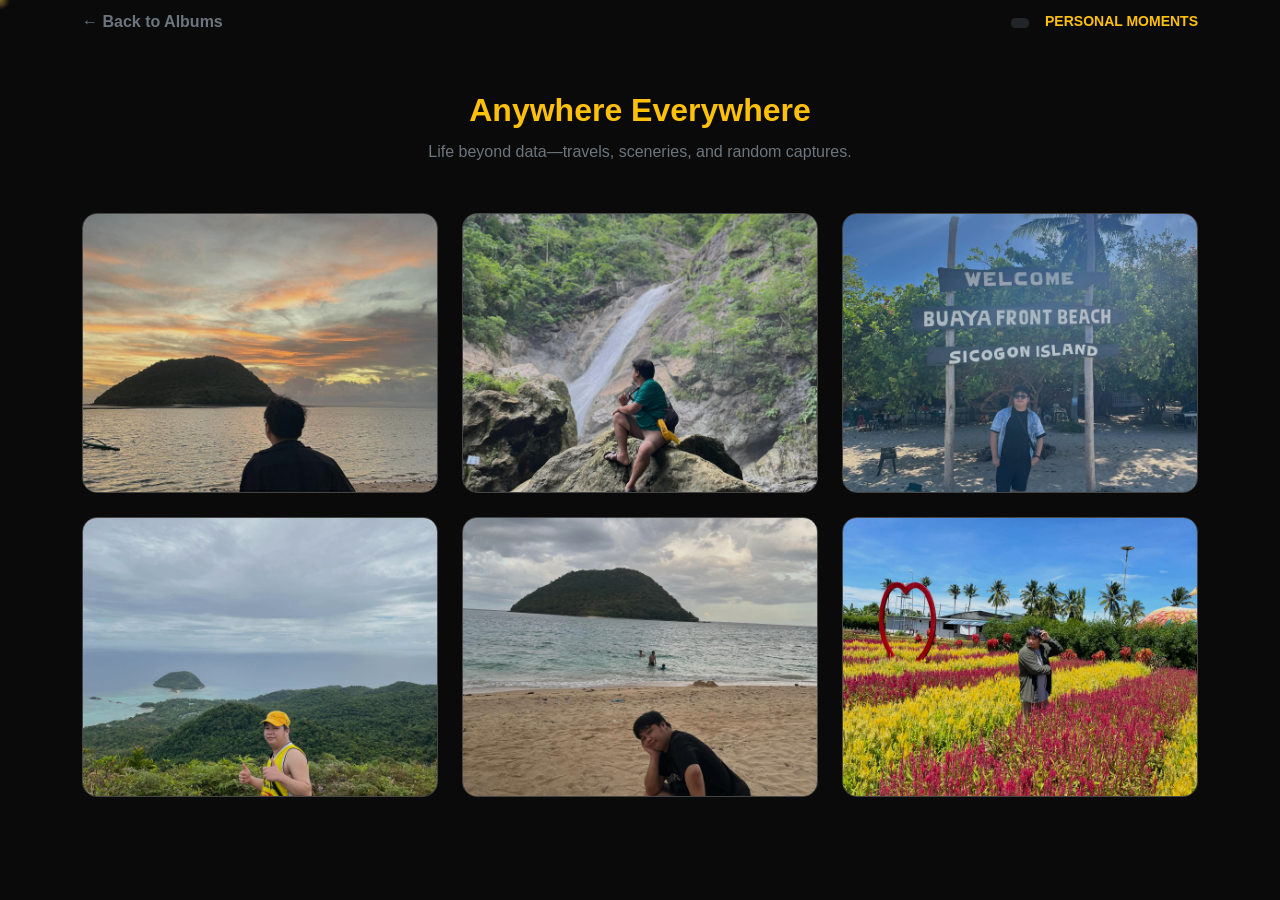
<file: album-anywhere.html>
<!DOCTYPE html>
<html lang="en">
<head>
    <meta charset="UTF-8">
    <meta name="viewport" content="width=device-width, initial-scale=1.0">
    <title>Anywhere Everywhere | Jizryl Arboleda</title>
    <link href="https://cdn.jsdelivr.net/npm/bootstrap@5.3.2/dist/css/bootstrap.min.css" rel="stylesheet">
    <link rel="stylesheet" href="style.css">
    <style>
        /* --- ANIMATIONS --- */
        @keyframes floatCard {
            0% { transform: translateY(0px); }
            50% { transform: translateY(-12px); }
            100% { transform: translateY(0px); }
        }

        .photo-card {
            cursor: pointer;
            overflow: hidden;
            border-radius: 15px;
            border: 1px solid #444;
            transition: all 0.4s ease;
            height: 280px;
            animation: floatCard 5s ease-in-out infinite;
            background: #1a1a1a;
        }

        /* Light Mode adjustment para sa cards */
        body.light-mode .photo-card {
            background: #fff;
            border-color: #ddd;
        }

        .col-md-4:nth-child(3n+1) .photo-card { animation-delay: 0s; }
        .col-md-4:nth-child(3n+2) .photo-card { animation-delay: 1.5s; }
        .col-md-4:nth-child(3n+3) .photo-card { animation-delay: 0.8s; }

        .photo-card:hover {
            border-color: #ffc107;
            animation-play-state: paused;
            transform: scale(1.03);
            box-shadow: 0 10px 25px rgba(255, 193, 7, 0.25);
        }

        .photo-card img {
            width: 100%;
            height: 100%;
            object-fit: cover;
            filter: brightness(0.9);
            transition: 0.4s;
        }

        /* Modal styling remains dark for better viewing of photos */
        .modal-content {
            background-color: rgba(0, 0, 0, 0.95);
            border: 1px solid #ffc107;
        }
        .carousel-img {
            max-height: 75vh;
            object-fit: contain;
        }
    </style>
</head>
<body> <nav class="navbar navbar-expand-lg custom-navbar sticky-top">
        <div class="container d-flex justify-content-between align-items-center">
            <a href="gallery.html" class="text-decoration-none text-secondary fw-bold btn-back">← Back to Albums</a>
            
            <div class="ms-auto me-3">
                <button class="btn btn-dark btn-sm" onclick="toggleTheme()" id="theme-btn">
                    🌙 Dark Mode
                </button>
            </div>
            
            <span class="text-warning fw-bold small text-uppercase tracking-widest d-none d-sm-inline">Personal Moments</span>
        </div>
    </nav>

    <main class="container my-5 text-center">
        <h2 class="text-warning mb-2 fw-bold">Anywhere Everywhere</h2>
        <p class="text-secondary mb-5">Life beyond data—travels, sceneries, and random captures.</p>
        
        <div class="row g-4">
            <div class="col-md-4 col-6 feature">
                <div class="photo-card" data-bs-toggle="modal" data-bs-target="#anywhereModal" data-bs-slide-to="0">
                    <img src="anywhere-cover.jpeg" alt="Travel 1">
                </div>
            </div>
            <div class="col-md-4 col-6 feature">
                <div class="photo-card" data-bs-toggle="modal" data-bs-target="#anywhereModal" data-bs-slide-to="1">
                    <img src="travel2.jpeg" alt="Travel 2">
                </div>
            </div>
            <div class="col-md-4 col-6 feature">
                <div class="photo-card" data-bs-toggle="modal" data-bs-target="#anywhereModal" data-bs-slide-to="2">
                    <img src="travel3.jpeg" alt="Travel 3">
                </div>
            </div>
            <div class="col-md-4 col-6 feature">
                <div class="photo-card" data-bs-toggle="modal" data-bs-target="#anywhereModal" data-bs-slide-to="3">
                    <img src="travel4.jpeg" alt="Travel 4">
                </div>
            </div>
            <div class="col-md-4 col-6 feature">
                <div class="photo-card" data-bs-toggle="modal" data-bs-target="#anywhereModal" data-bs-slide-to="4">
                    <img src="travel5.jpeg" alt="Travel 5">
                </div>
            </div>
            <div class="col-md-4 col-6 feature">
                <div class="photo-card" data-bs-toggle="modal" data-bs-target="#anywhereModal" data-bs-slide-to="5">
                    <img src="travel6.jpeg" alt="Travel 6">
                </div>
            </div>
        </div>
    </main>

    <div class="modal fade" id="anywhereModal" tabindex="-1" aria-hidden="true">
        <div class="modal-dialog modal-dialog-centered modal-xl">
            <div class="modal-content">
                <div class="text-end p-3">
                    <button type="button" class="btn-close btn-close-white" data-bs-dismiss="modal" aria-label="Close"></button>
                </div>
                <div class="modal-body p-0">
                    <div id="anywhereCarousel" class="carousel slide" data-bs-ride="false">
                        <div class="carousel-inner">
                            <div class="carousel-item active">
                                <img src="anywhere-cover.jpeg" class="d-block w-100 carousel-img">
                                <div class="text-center py-3 text-warning italic">"Exploring new perspectives."</div>
                            </div>
                            <div class="carousel-item">
                                <img src="travel2.jpeg" class="d-block w-100 carousel-img">
                                <div class="text-center py-3 text-warning italic">"Nature's way of resetting the mind."</div>
                            </div>
                            <div class="carousel-item">
                                <img src="travel3.jpeg" class="d-block w-100 carousel-img">
                                <div class="text-center py-3 text-warning italic">"Sailing is not just a trip, it's a journey."</div>
                            </div>
                            <div class="carousel-item">
                                <img src="travel4.jpeg" class="d-block w-100 carousel-img">
                                <div class="text-center py-3 text-warning italic">"The beauty of the journey."</div>
                            </div>
                            <div class="carousel-item">
                                <img src="travel5.jpeg" class="d-block w-100 carousel-img">
                                <div class="text-center py-3 text-warning italic">"The ocean's roar is music to the soul."</div>
                            </div>
                            <div class="carousel-item">
                                <img src="travel6.jpeg" class="d-block w-100 carousel-img">
                                <div class="text-center py-3 text-warning italic">"Capturing moments that last."</div>
                            </div>
                        </div>
                        <button class="carousel-control-prev" type="button" data-bs-target="#anywhereCarousel" data-bs-slide="prev">
                            <span class="carousel-control-prev-icon" aria-hidden="true"></span>
                        </button>
                        <button class="carousel-control-next" type="button" data-bs-target="#anywhereCarousel" data-bs-slide="next">
                            <span class="carousel-control-next-icon" aria-hidden="true"></span>
                        </button>
                    </div>
                </div>
            </div>
        </div>
    </div>

    <script src="https://cdn.jsdelivr.net/npm/bootstrap@5.3.2/dist/js/bootstrap.bundle.min.js"></script>
    <script src="script.js"></script> <script>
        // Modal & Carousel initialization
        const myModal = document.getElementById('anywhereModal');
        const carouselEl = document.getElementById('anywhereCarousel');
        const carousel = new bootstrap.Carousel(carouselEl);

        myModal.addEventListener('show.bs.modal', function (event) {
            const button = event.relatedTarget;
            const slideIndex = button.getAttribute('data-bs-slide-to');
            carousel.to(slideIndex);
        });
    </script>
</body>
</html>
</file>
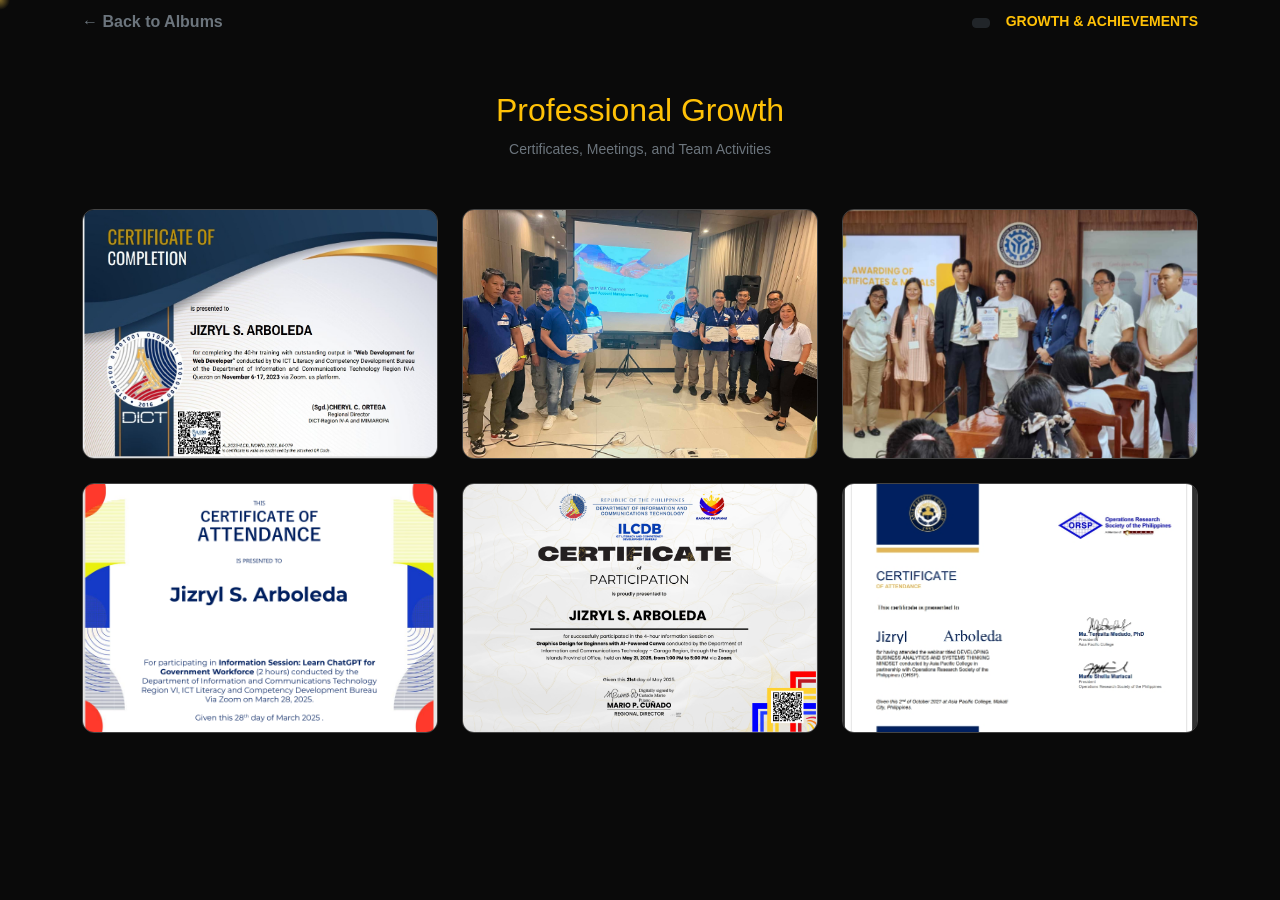
<file: album-growth.html>
<!DOCTYPE html>
<html lang="en">
<head>
    <meta charset="UTF-8">
    <meta name="viewport" content="width=device-width, initial-scale=1.0">
    <title>Professional Growth | Jizryl Arboleda</title>
    <link href="https://cdn.jsdelivr.net/npm/bootstrap@5.3.2/dist/css/bootstrap.min.css" rel="stylesheet">
    <link rel="stylesheet" href="style.css"> <style>
        /* --- FLOATING ANIMATION --- */
        @keyframes floatCard {
            0% { transform: translateY(0px); }
            50% { transform: translateY(-12px); }
            100% { transform: translateY(0px); }
        }

        .photo-card {
            cursor: pointer;
            overflow: hidden;
            border-radius: 12px;
            border: 1px solid #444;
            transition: all 0.4s ease;
            height: 250px;
            animation: floatCard 4s ease-in-out infinite;
            background: #1a1a1a; /* Default dark background */
        }

        /* Support para sa Light Mode cards */
        body.light-mode .photo-card {
            background: #ffffff;
            border-color: #ddd;
        }

        .col-md-4:nth-child(odd) .photo-card { animation-delay: 0.7s; }
        .col-md-4:nth-child(even) .photo-card { animation-delay: 1.2s; }

        .photo-card:hover {
            border-color: #ffc107;
            animation-play-state: paused;
            transform: scale(1.05);
            box-shadow: 0 10px 20px rgba(255, 193, 7, 0.2);
        }

        .photo-card img {
            width: 100%;
            height: 100%;
            object-fit: cover;
        }

        /* Modal styling para sa photos */
        .modal-content {
            background-color: rgba(0, 0, 0, 0.95);
            border: 1px solid #ffc107;
        }
        .carousel-img {
            max-height: 80vh;
            object-fit: contain;
        }
    </style>
</head>
<body> <nav class="navbar navbar-expand-lg custom-navbar sticky-top">
        <div class="container d-flex justify-content-between align-items-center">
            <a href="gallery.html" class="text-decoration-none text-secondary fw-bold">← Back to Albums</a>
            
            <div class="ms-auto me-3">
                <button class="btn btn-dark btn-sm" onclick="toggleTheme()" id="theme-btn">
                    🌙 Dark Mode
                </button>
            </div>
            
            <span class="text-warning fw-bold small text-uppercase d-none d-sm-inline">Growth & Achievements</span>
        </div>
    </nav>

   <main class="container my-5">
    <h2 class="text-warning mb-2 text-center">Professional Growth</h2>
    <p class="text-secondary text-center mb-5 small">Certificates, Meetings, and Team Activities</p>
    
    <div class="row g-4">
        <!-- Row 1 -->
        <div class="col-md-4 col-6 feature">
            <div class="photo-card" data-bs-toggle="modal" data-bs-target="#growthModal" data-bs-slide-to="0">
                <img src="cert1.jpg" alt="DICT Certificate">
            </div>
        </div>
        <div class="col-md-4 col-6 feature">
            <div class="photo-card" data-bs-toggle="modal" data-bs-target="#growthModal" data-bs-slide-to="1">
                <img src="growth-cover.jpeg" alt="Teams Seminar">
            </div>
        </div>
        <div class="col-md-4 col-6 feature">
            <div class="photo-card" data-bs-toggle="modal" data-bs-target="#growthModal" data-bs-slide-to="2">
                <img src="seminar2.jpeg" alt="Team Activity">
            </div>
        </div>
        <!-- Row 2 (Inayos ang slide-to numbers para magtuloy-tuloy) -->
        <div class="col-md-4 col-6 feature">
            <div class="photo-card" data-bs-toggle="modal" data-bs-target="#growthModal" data-bs-slide-to="3">
                <img src="cert3.png" alt="DICT Certificate">
            </div>
        </div>
        <div class="col-md-4 col-6 feature">
            <div class="photo-card" data-bs-toggle="modal" data-bs-target="#growthModal" data-bs-slide-to="4">
                <img src="cert4.png" alt="DICT Certificate">
            </div>
        </div>
        <div class="col-md-4 col-6 feature">
            <div class="photo-card" data-bs-toggle="modal" data-bs-target="#growthModal" data-bs-slide-to="5">
                <img src="cert5.jpg" alt="Certificate">
            </div>
        </div>
    </div>
</main>

    <div class="modal fade" id="growthModal" tabindex="-1" aria-hidden="true">
    <div class="modal-dialog modal-dialog-centered modal-xl">
        <div class="modal-content">
            <div class="text-end p-3">
                <button type="button" class="btn-close btn-close-white" data-bs-dismiss="modal" aria-label="Close"></button>
            </div>
            
            <div class="modal-body p-0">
                <div id="growthCarousel" class="carousel slide" data-bs-ride="false">
                    <div class="carousel-inner">
                        <!-- Item 0 -->
                        <div class="carousel-item active">
                            <img src="cert1.jpg" class="d-block w-100 carousel-img">
                            <div class="text-center py-3 text-warning">Verified Professional Certificate</div>
                        </div>
                        <!-- Item 1 -->
                        <div class="carousel-item">
                            <img src="growth-cover.jpeg" class="d-block w-100 carousel-img">
                            <div class="text-center py-3 text-warning">MK Capability Training</div>
                        </div>
                        <!-- Item 2 -->
                        <div class="carousel-item">
                            <img src="seminar2.jpeg" class="d-block w-100 carousel-img">
                            <div class="text-center py-3 text-warning">SPARK Technical Training on Contact Services NC II</div>
                        </div>
                        <!-- Item 3 -->
                        <div class="carousel-item">
                            <img src="cert3.png" class="d-block w-100 carousel-img">
                            <div class="text-center py-3 text-warning">Learn Chatgpt for Government Workforce</div>
                        </div>
                        <!-- Item 4 -->
                        <div class="carousel-item">
                            <img src="cert4.png" class="d-block w-100 carousel-img">
                            <div class="text-center py-3 text-warning">Graphic Design for Canva Beginners with Ai Powered Canva</div>
                        </div>
                        <!-- Item 5 -->
                        <div class="carousel-item">
                            <img src="cert5.jpg" class="d-block w-100 carousel-img">
                            <div class="text-center py-3 text-warning">Data Analytics</div>
                        </div>
                    </div>









                        <button class="carousel-control-prev" type="button" data-bs-target="#growthCarousel" data-bs-slide="prev">
                        <span class="carousel-control-prev-icon" aria-hidden="true"></span>
                    </button>
                    <button class="carousel-control-next" type="button" data-bs-target="#growthCarousel" data-bs-slide="next">
                        <span class="carousel-control-next-icon" aria-hidden="true"></span>
                    </button>
                </div>
            </div>
        </div>
    </div>
</div>

    <script src="https://cdn.jsdelivr.net/npm/bootstrap@5.3.2/dist/js/bootstrap.bundle.min.js"></script>
    <script src="script.js"></script> <script>
        const myModal = document.getElementById('growthModal');
        const carouselEl = document.getElementById('growthCarousel');
        const carousel = new bootstrap.Carousel(carouselEl);

        myModal.addEventListener('show.bs.modal', function (event) {
            const button = event.relatedTarget;
            const slideIndex = button.getAttribute('data-bs-slide-to');
            carousel.to(slideIndex);
        });
    </script>
</body>
</html>
</file>
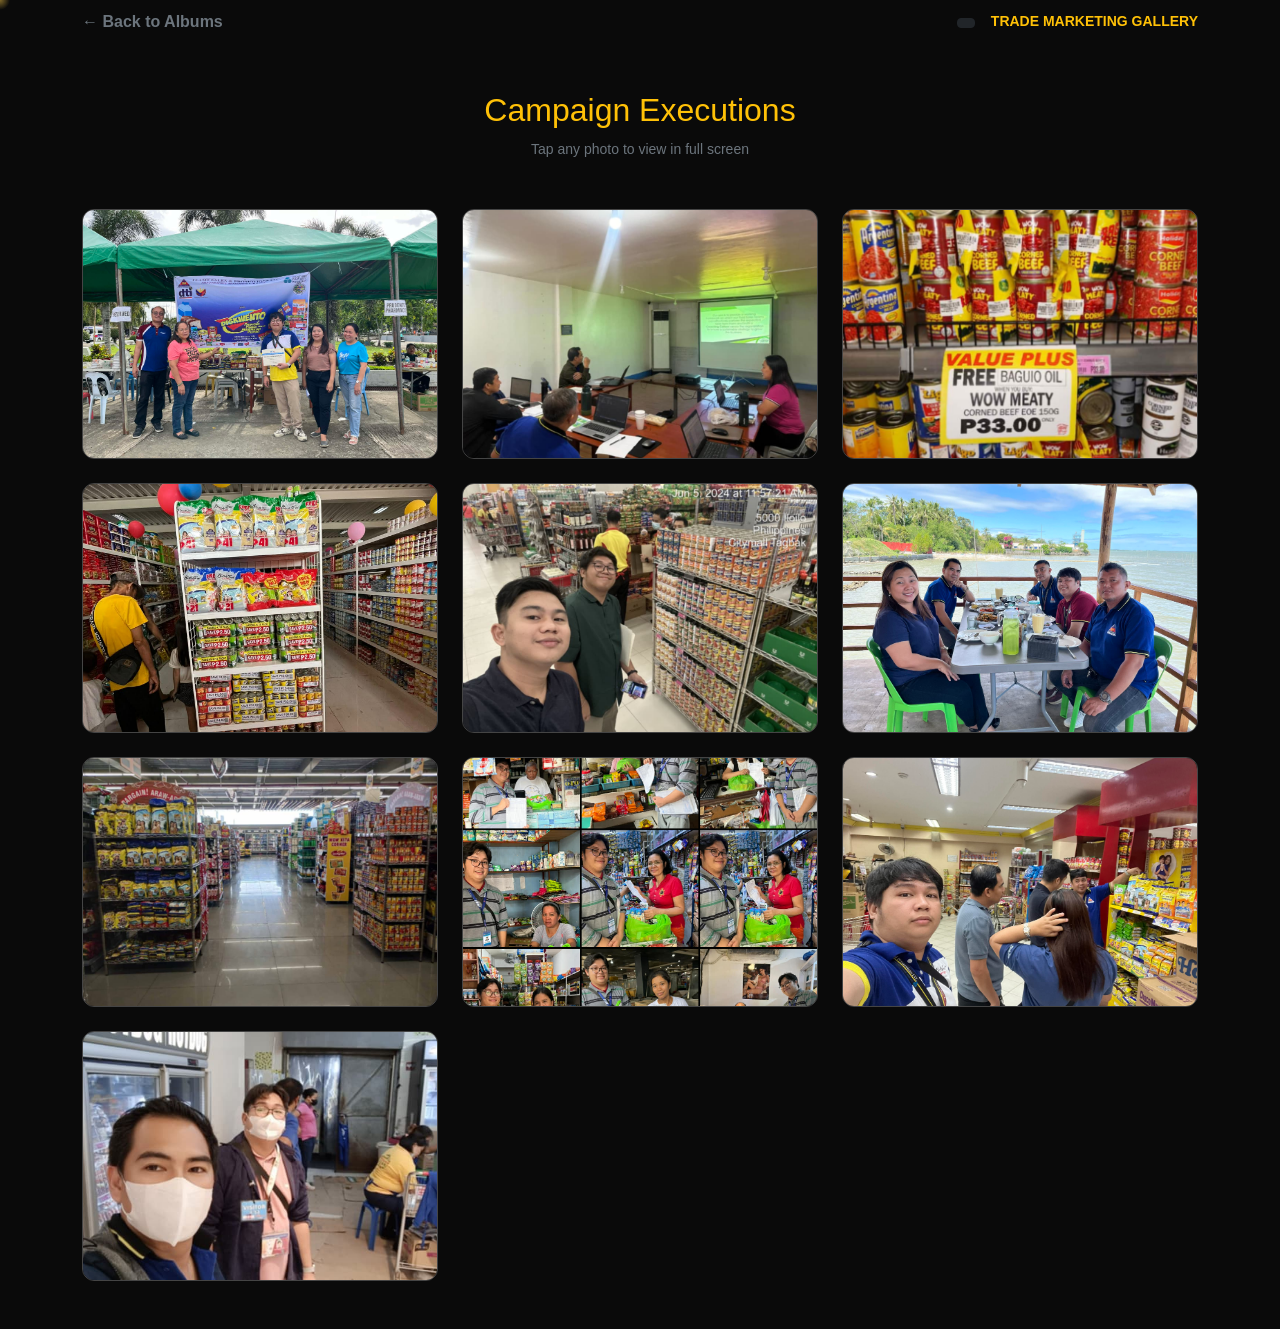
<file: album-marketing.html>
<!DOCTYPE html>
<html lang="en">
<head>
    <meta charset="UTF-8">
    <meta name="viewport" content="width=device-width, initial-scale=1.0">
    <title>Marketing Album | Jizryl Arboleda</title>
    <link href="https://cdn.jsdelivr.net/npm/bootstrap@5.3.2/dist/css/bootstrap.min.css" rel="stylesheet">
    <link rel="stylesheet" href="style.css"> <style>
        /* --- FLOATING ANIMATION --- */
        @keyframes floatCard {
            0% { transform: translateY(0px); }
            50% { transform: translateY(-12px); }
            100% { transform: translateY(0px); }
        }

        .photo-card {
            cursor: pointer;
            overflow: hidden;
            border-radius: 12px;
            border: 1px solid #444;
            transition: all 0.4s ease;
            height: 250px;
            animation: floatCard 4s ease-in-out infinite;
            background: #1a1a1a; /* Default background para sa cards */
        }

        /* Support para sa Light Mode cards */
        body.light-mode .photo-card {
            background: #ffffff;
            border-color: #ddd;
        }

        /* Staggered effect para sa animation */
        .col-md-4:nth-child(odd) .photo-card {
            animation-delay: 0.5s;
        }
        .col-md-4:nth-child(even) .photo-card {
            animation-delay: 1.5s;
        }

        .photo-card:hover {
            border-color: #ffc107;
            animation-play-state: paused; 
            transform: scale(1.05);
            box-shadow: 0 10px 20px rgba(255, 193, 7, 0.3);
        }

        .photo-card img {
            width: 100%;
            height: 100%;
            object-fit: cover;
        }

        /* Light mode text colors */
        body.light-mode .text-secondary {
            color: #6c757d !important;
        }

        /* Modal styling - Mas maganda kung dark pa rin ang modal para sa photos */
        .modal-content {
            background-color: rgba(0, 0, 0, 0.95);
            border: 1px solid #ffc107;
        }
        .carousel-img {
            max-height: 80vh;
            object-fit: contain;
        }
        .carousel-control-prev, .carousel-control-next {
            width: 10%;
        }
    </style>
</head>
<body> <nav class="navbar navbar-expand-lg custom-navbar sticky-top">
        <div class="container d-flex justify-content-between align-items-center">
            <a href="gallery.html" class="text-decoration-none text-secondary fw-bold">← Back to Albums</a>
            
            <div class="ms-auto me-3">
                <button class="btn btn-dark btn-sm" onclick="toggleTheme()" id="theme-btn">
                    🌙 Dark Mode
                </button>
            </div>

            <span class="text-warning fw-bold small text-uppercase d-none d-sm-inline">Trade Marketing Gallery</span>
        </div>
    </nav>

    <main class="container my-5">
        <h2 class="text-warning mb-2 text-center">Campaign Executions</h2>
        <p class="text-secondary text-center mb-5 small">Tap any photo to view in full screen</p>
        
        <div class="row g-4">
            <div class="col-md-4 col-6 feature">
                <div class="photo-card" data-bs-toggle="modal" data-bs-target="#lightboxModal" data-bs-slide-to="0">
                    <img src="marketing-cover.jpeg" alt="Caravan Selling">
                </div>
            </div>
            <div class="col-md-4 col-6 feature">
                <div class="photo-card" data-bs-toggle="modal" data-bs-target="#lightboxModal" data-bs-slide-to="1">
                    <img src="meeting-cover.jpeg" alt="Meeting">
                </div>
            </div>
            <div class="col-md-4 col-6 feature">
                <div class="photo-card" data-bs-toggle="modal" data-bs-target="#lightboxModal" data-bs-slide-to="2">
                    <img src="marketing 1.jpeg" alt="Event 3">
                </div>
            </div>
            <div class="col-md-4 col-6 feature">
                <div class="photo-card" data-bs-toggle="modal" data-bs-target="#lightboxModal" data-bs-slide-to="3">
                    <img src="marketing4.jpeg" alt="Event 4">
                </div>
            </div>
            <div class="col-md-4 col-6 feature">
                <div class="photo-card" data-bs-toggle="modal" data-bs-target="#lightboxModal" data-bs-slide-to="4">
                    <img src="marketing5.jpeg" alt="Event 5">
                </div>
            </div>
            <div class="col-md-4 col-6 feature">
                <div class="photo-card" data-bs-toggle="modal" data-bs-target="#lightboxModal" data-bs-slide-to="5">
                    <img src="marketing6.jpeg" alt="Event 6">
                </div>
            </div>
            <div class="col-md-4 col-6 feature">
                <div class="photo-card" data-bs-toggle="modal" data-bs-target="#lightboxModal" data-bs-slide-to="6">
                    <img src="marketing7.jpeg" alt="Event 7">
                </div>
            </div>
            <div class="col-md-4 col-6 feature">
                <div class="photo-card" data-bs-toggle="modal" data-bs-target="#lightboxModal" data-bs-slide-to="7">
                    <img src="marketing8.jpeg" alt="Event 8">
                </div>
            </div>
            <div class="col-md-4 col-6 feature">
                <div class="photo-card" data-bs-toggle="modal" data-bs-target="#lightboxModal" data-bs-slide-to="8">
                    <img src="marketing9.jpeg" alt="Event 9">
                </div>
            </div>
            <div class="col-md-4 col-6 feature">
                <div class="photo-card" data-bs-toggle="modal" data-bs-target="#lightboxModal" data-bs-slide-to="9">
                    <img src="marketing10.jpeg" alt="Event 10">
                </div>
            </div>
        </div>
    </main>

    <div class="modal fade" id="lightboxModal" tabindex="-1" aria-hidden="true">
        <div class="modal-dialog modal-dialog-centered modal-xl">
            <div class="modal-content">
                <div class="text-end p-3">
                    <button type="button" class="btn-close btn-close-white" data-bs-dismiss="modal" aria-label="Close"></button>
                </div>
                <div class="modal-body p-0">
                    <div id="carouselExample" class="carousel slide" data-bs-ride="false">
                        <div class="carousel-inner">
                            <div class="carousel-item active">
                                <img src="marketing-cover.jpeg" class="d-block w-100 carousel-img">
                                <div class="text-center py-3 text-warning">Caravan Selling at Lambunao iloilo</div>
                            </div>
                            <div class="carousel-item">
                                <img src="meeting-cover.jpeg" class="d-block w-100 carousel-img">
                                <div class="text-center py-3 text-warning">Monthly Meeting (Volume Targets/Budget Planning)</div>
                            </div>
                            <div class="carousel-item">
                                <img src="marketing 1.jpeg" class="d-block w-100 carousel-img">
                                <div class="text-center py-3 text-warning">Value Plus Free Baguio Oil When You Buy 1 Wow Meaty Corned Beef</div>
                            </div>
                            <div class="carousel-item">
                                <img src="marketing4.jpeg" class="d-block w-100 carousel-img">
                                <div class="text-center py-3 text-warning">Gondola End for BTF (DEP)</div>
                            </div>
                            <div class="carousel-item">
                                <img src="marketing5.jpeg" class="d-block w-100 carousel-img">
                                <div class="text-center py-3 text-warning">Trade Check with BDM Sir Marlo at ILOILO SOCIETY RIZAL</div>
                            </div>
                            <div class="carousel-item">
                                <img src="marketing6.jpeg" class="d-block w-100 carousel-img">
                                <div class="text-center py-3 text-warning">Lunch meeting with the bosses — inspiring discussion!</div>
                            </div>
                            <div class="carousel-item">
                                <img src="marketing7.jpeg" class="d-block w-100 carousel-img">
                                <div class="text-center py-3 text-warning">Campaign Execution For BTF DEP Gondola</div>
                            </div>
                            <div class="carousel-item">
                                <img src="marketing8.jpeg" class="d-block w-100 carousel-img">
                                <div class="text-center py-3 text-warning">Campaign Execution for Siklab Palengke Free Goods</div>
                            </div>
                            <div class="carousel-item">
                                <img src="marketing9.jpeg" class="d-block w-100 carousel-img">
                                <div class="text-center py-3 text-warning">Trade Check with Visitor from Century Mnl </div>
                            </div>
                            <div class="carousel-item">
                                <img src="marketing10.jpeg" class="d-block w-100 carousel-img">
                                <div class="text-center py-3 text-warning">Trade Check at ILOILO SUPERMART with my Operations Manager</div>
                            </div>
                        </div>
                        <button class="carousel-control-prev" type="button" data-bs-target="#carouselExample" data-bs-slide="prev">
                            <span class="carousel-control-prev-icon" aria-hidden="true"></span>
                        </button>
                        <button class="carousel-control-next" type="button" data-bs-target="#carouselExample" data-bs-slide="next">
                            <span class="carousel-control-next-icon" aria-hidden="true"></span>
                        </button>
                    </div>
                </div>
            </div>
        </div>
    </div>

    <script src="https://cdn.jsdelivr.net/npm/bootstrap@5.3.2/dist/js/bootstrap.bundle.min.js"></script>
    <script src="script.js"></script> <script>
        const myModal = document.getElementById('lightboxModal');
        const carouselEl = document.getElementById('carouselExample');
        const carousel = new bootstrap.Carousel(carouselEl);

        myModal.addEventListener('show.bs.modal', function (event) {
            const button = event.relatedTarget;
            const slideIndex = button.getAttribute('data-bs-slide-to');
            carousel.to(parseInt(slideIndex));
        });
    </script>
</body>
</html>
</file>
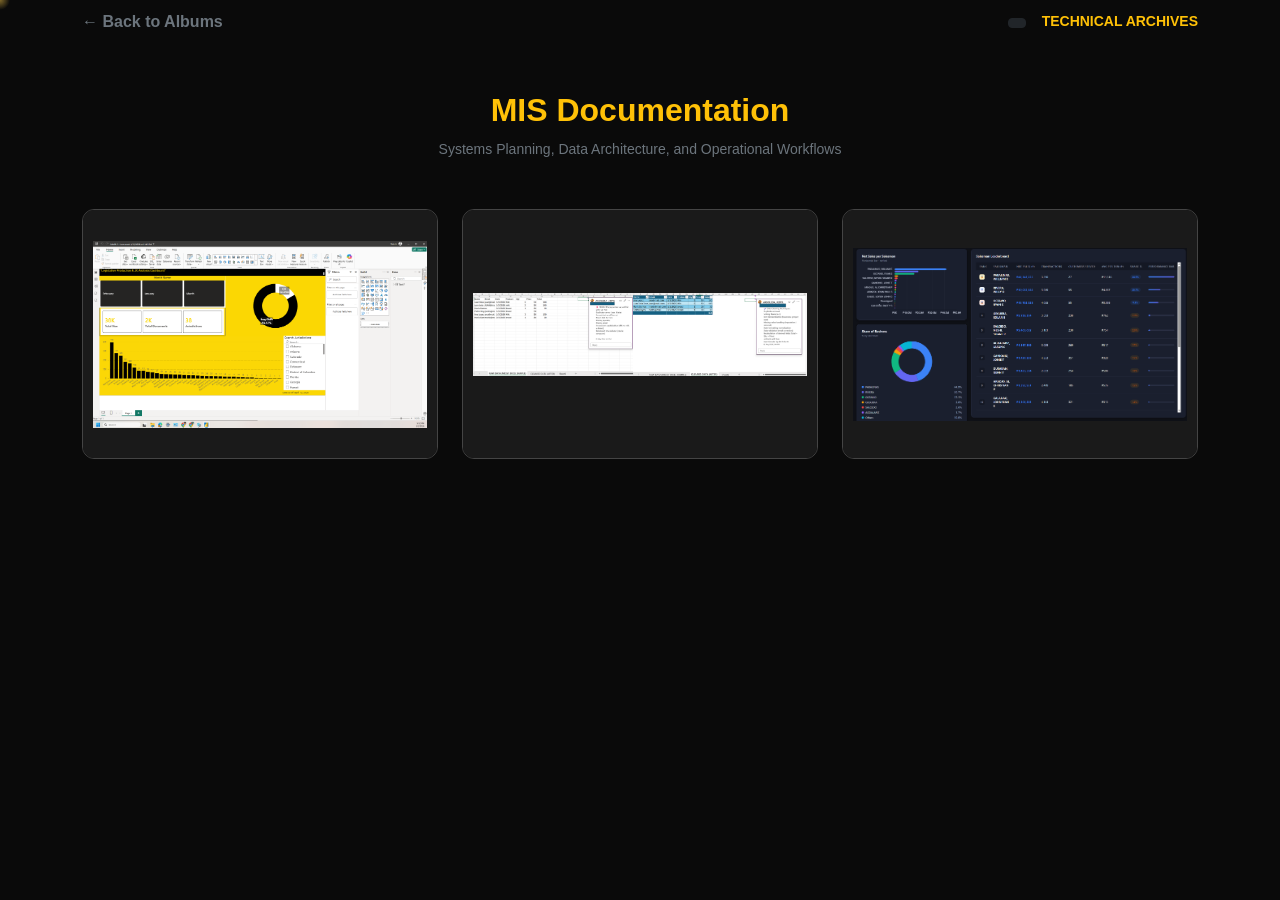
<file: album-mis.html>
<!DOCTYPE html>
<html lang="en">
<head>
    <meta charset="UTF-8">
    <meta name="viewport" content="width=device-width, initial-scale=1.0">
    <title>MIS Documentation | Jizryl Arboleda</title>
    <link href="https://cdn.jsdelivr.net/npm/bootstrap@5.3.2/dist/css/bootstrap.min.css" rel="stylesheet">
    <link rel="stylesheet" href="style.css"> <style>
        /* --- FLOATING ANIMATION --- */
        @keyframes floatCard {
            0% { transform: translateY(0px); }
            50% { transform: translateY(-12px); }
            100% { transform: translateY(0px); }
        }

        .photo-card {
            cursor: pointer;
            overflow: hidden;
            border-radius: 12px;
            border: 1px solid #444;
            transition: all 0.4s ease;
            height: 250px;
            background: #111; /* Dark background default para sa technical shots */
            animation: floatCard 4s ease-in-out infinite;
        }

        /* Support para sa Light Mode cards */
        body.light-mode .photo-card {
            background: #f8f9fa;
            border-color: #ddd;
        }

        .col-md-4:nth-child(1) .photo-card { animation-delay: 0s; }
        .col-md-4:nth-child(2) .photo-card { animation-delay: 1s; }
        .col-md-4:nth-child(3) .photo-card { animation-delay: 0.5s; }

        .photo-card:hover {
            border-color: #ffc107;
            animation-play-state: paused;
            transform: scale(1.05);
            box-shadow: 0 10px 20px rgba(255, 193, 7, 0.2);
        }

        .photo-card img {
            width: 100%;
            height: 100%;
            object-fit: contain; 
            padding: 10px;
            background: #1a1a1a;
            transition: 0.3s;
        }

        /* Light mode adjustment para sa image background */
        body.light-mode .photo-card img {
            background: #ffffff;
        }

        /* Modal remains dark for better contrast with technical diagrams */
        .modal-content {
            background-color: rgba(0, 0, 0, 0.95);
            border: 1px solid #ffc107;
        }
        .carousel-img {
            max-height: 80vh;
            object-fit: contain;
        }
    </style>
</head>
<body> <nav class="navbar navbar-expand-lg custom-navbar sticky-top">
        <div class="container d-flex justify-content-between align-items-center">
            <a href="gallery.html" class="text-decoration-none text-secondary fw-bold btn-back">← Back to Albums</a>
            
            <div class="ms-auto me-3">
                <button class="btn btn-dark btn-sm" onclick="toggleTheme()" id="theme-btn">
                    🌙 Dark Mode
                </button>
            </div>
            
            <span class="text-warning fw-bold small text-uppercase tracking-wider d-none d-sm-inline">Technical Archives</span>
        </div>
    </nav>

    <main class="container my-5">
        <h2 class="text-warning mb-2 text-center fw-bold">MIS Documentation</h2>
        <p class="text-secondary text-center mb-5 small">Systems Planning, Data Architecture, and Operational Workflows</p>
        
        <div class="row g-4">
            <div class="col-md-4 col-6 feature">
                <div class="photo-card" data-bs-toggle="modal" data-bs-target="#misModal" data-bs-slide-to="0">
                    <img src="pmspowerbi.png" alt="PMS Tracker To Power BI">
                </div>
            </div>
            <div class="col-md-4 col-6 feature">
                <div class="photo-card" data-bs-toggle="modal" data-bs-target="#misModal" data-bs-slide-to="1">
                    <img src="messyclean.png" alt="RAW DATA (MESSY EXCEL SAMPLE)  and CLEANED DATA (AFTER)">
                </div>
            </div>
            <div class="col-md-4 col-6 feature">
                <div class="photo-card" data-bs-toggle="modal" data-bs-target="#misModal" data-bs-slide-to="2">
                    <img src="dashboardcpfi.png" alt="Data Analytics Dashboard">
                </div>
            </div>
        </div>
    </main>

    <div class="modal fade" id="misModal" tabindex="-1" aria-hidden="true">
        <div class="modal-dialog modal-dialog-centered modal-xl">
            <div class="modal-content">
                <div class="text-end p-3">
                    <button type="button" class="btn-close btn-close-white" data-bs-dismiss="modal" aria-label="Close"></button>
                </div>
                <div class="modal-body p-0">
                    <div id="misCarousel" class="carousel slide" data-bs-ride="false">
                        <div class="carousel-inner">
                            <div class="carousel-item active">
                                <img src="pmspowerbi.png" class="d-block w-100 carousel-img">
                                <div class="text-center py-3 text-warning">PMS Tracker To Power BI</div>
                            </div>
                            <div class="carousel-item">
                                <img src="messyclean.png" class="d-block w-100 carousel-img">
                                <div class="text-center py-3 text-warning">Sales Data Cleaning Project (Excel / Data Analytics Sample)</div>
                            </div>
                            <div class="carousel-item">
                                <img src="dashboardcpfi.png" class="d-block w-100 carousel-img">
                                <div class="text-center py-3 text-warning">Sales Data Dashboard</div>
                            </div>
                        </div>
                        <button class="carousel-control-prev" type="button" data-bs-target="#misCarousel" data-bs-slide="prev">
                            <span class="carousel-control-prev-icon" aria-hidden="true"></span>
                        </button>
                        <button class="carousel-control-next" type="button" data-bs-target="#misCarousel" data-bs-slide="next">
                            <span class="carousel-control-next-icon" aria-hidden="true"></span>
                        </button>
                    </div>
                </div>
            </div>
        </div>
    </div>

    <script src="https://cdn.jsdelivr.net/npm/bootstrap@5.3.2/dist/js/bootstrap.bundle.min.js"></script>
    <script src="script.js"></script> <script>
        // Modal and Carousel Trigger logic
        const myModal = document.getElementById('misModal');
        const carouselEl = document.getElementById('misCarousel');
        const carousel = new bootstrap.Carousel(carouselEl);

        myModal.addEventListener('show.bs.modal', function (event) {
            const button = event.relatedTarget;
            const slideIndex = button.getAttribute('data-bs-slide-to');
            carousel.to(slideIndex);
        });
    </script>
</body>
</html>
</file>
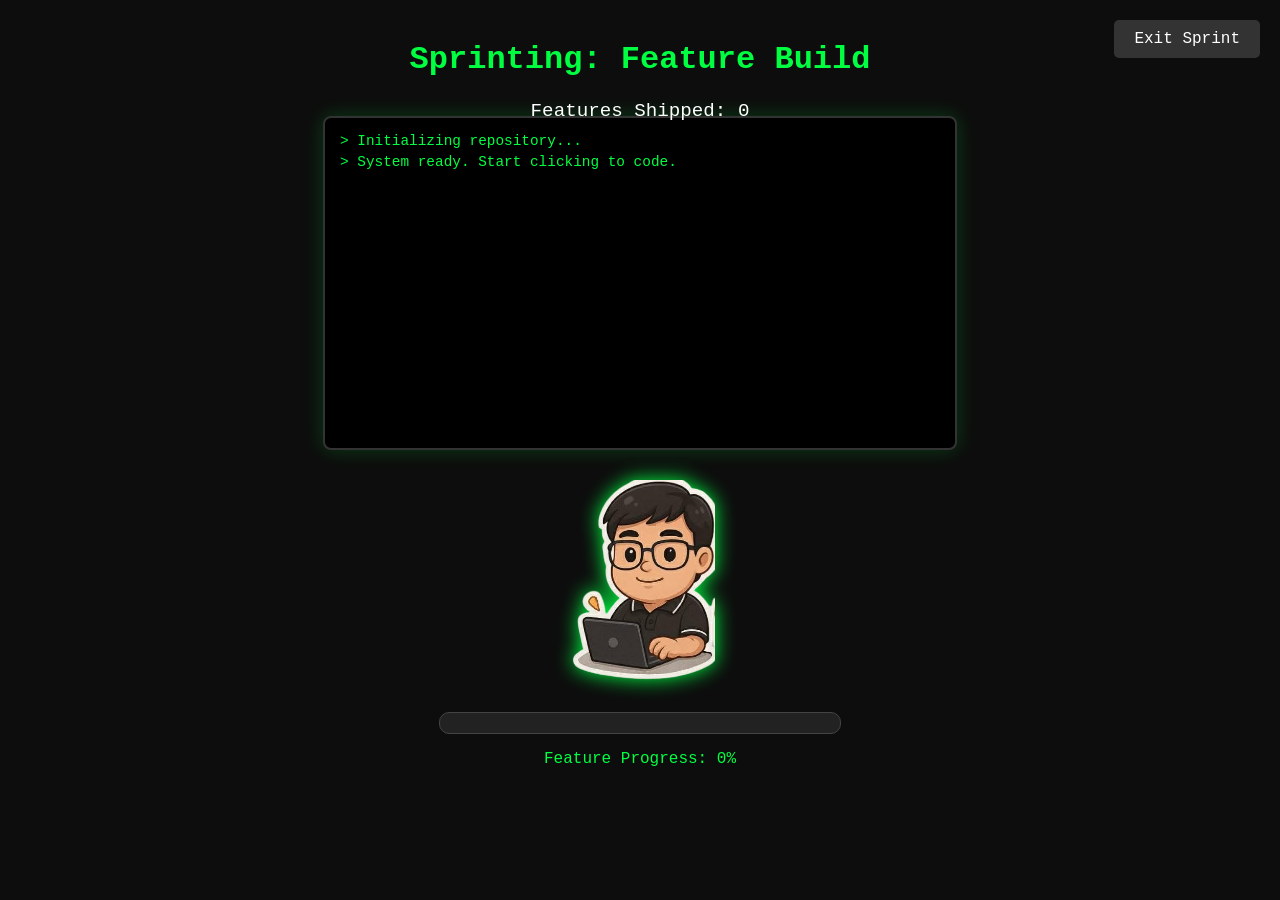
<file: dev-clicker.html>
<!DOCTYPE html>
<html lang="en">
<head>
    <meta charset="UTF-8">
    <meta name="viewport" content="width=device-width, initial-scale=1.0">
    <title>Dev Clicker | Jijiz Game Hub</title>
    <style>
        :root {
            --dev-green: #00ff41;
            --terminal-bg: #0d0d0d;
        }
        body { 
            margin: 0; 
            background: var(--terminal-bg); 
            color: var(--dev-green); 
            font-family: 'Courier New', Courier, monospace; 
            display: flex; 
            flex-direction: column; 
            align-items: center; 
            justify-content: center; 
            height: 100vh; 
            overflow: hidden; 
        }
        .header { position: absolute; top: 20px; text-align: center; }
        .stats { font-size: 1.2rem; margin-bottom: 20px; color: #fff; }
        
        /* Terminal Window */
        .terminal {
            width: 90%;
            max-width: 600px;
            height: 300px;
            background: #000;
            border: 2px solid #333;
            border-radius: 8px;
            padding: 15px;
            overflow-y: auto;
            margin-bottom: 30px;
            box-shadow: 0 0 20px rgba(0, 255, 65, 0.2);
        }
        .line { margin-bottom: 5px; font-size: 0.9rem; }

        /* Click Area */
        .laptop-area {
            cursor: pointer;
            transition: transform 0.1s;
        }
        .laptop-area:active { transform: scale(0.95); }
        .laptop-img { width: 150px; filter: drop-shadow(0 0 10px var(--dev-green)); }

        .progress-container {
            width: 80%;
            max-width: 400px;
            height: 20px;
            background: #222;
            border-radius: 10px;
            margin-top: 20px;
            border: 1px solid #444;
        }
        .progress-bar {
            height: 100%;
            width: 0%;
            background: var(--dev-green);
            border-radius: 10px;
            transition: width 0.1s;
        }
        .back-btn {
            position: absolute; top: 20px; right: 20px;
            padding: 10px 20px; background: #333; color: white;
            border: none; border-radius: 5px; text-decoration: none;
        }
    </style>
</head>
<body>

    <a href="gamehub.html" class="back-btn">Exit Sprint</a>

    <div class="header">
        <h1>Sprinting: Feature Build</h1>
        <div class="stats">Features Shipped: <span id="shipped">0</span></div>
    </div>

    <div class="terminal" id="terminal">
        <div class="line">> Initializing repository...</div>
        <div class="line">> System ready. Start clicking to code.</div>
    </div>

    <div class="laptop-area" id="clickTarget">
        <img src="laptop.png" alt="Code" class="laptop-img">
    </div>

    <div class="progress-container">
        <div class="progress-bar" id="progressBar"></div>
    </div>
    <p id="statusText">Feature Progress: 0%</p>

<script>
    let progress = 0;
    let shippedCount = 0;
    const terminal = document.getElementById('terminal');
    const progressBar = document.getElementById('progressBar');
    const shippedElement = document.getElementById('shipped');
    const statusText = document.getElementById('statusText');

    const codeLines = [
        "const api = new Connection();",
        "import { gravity } from 'physics';",
        "function shipFeature() {",
        "  console.log('Deploying...');",
        "  repo.push('origin main');",
        "  status: 'Ready for Production'",
        "}"
    ];

    function addTerminalLine(text) {
        const line = document.createElement('div');
        line.className = 'line';
        line.innerText = `> ${text}`;
        terminal.appendChild(line);
        terminal.scrollTop = terminal.scrollHeight;
        if (terminal.childNodes.length > 10) terminal.removeChild(terminal.firstChild);
    }

    function handleCodeClick() {
        progress += 5; // Each click adds 5% progress
        
        // Pick a random code snippet to display
        const randomCode = codeLines[Math.floor(Math.random() * codeLines.length)];
        addTerminalLine(randomCode);

        if (progress >= 100) {
            shippedCount++;
            shippedElement.innerText = shippedCount;
            addTerminalLine("✔ FEATURE SHIPPED SUCCESSFULLY!");
            progress = 0;
        }

        progressBar.style.width = progress + "%";
        statusText.innerText = `Feature Progress: ${progress}%`;
    }

    // Keyboard and Click Support
    document.getElementById('clickTarget').addEventListener('click', handleCodeClick);
    window.addEventListener('keydown', (e) => {
        // Any key works as a "keystroke" to simulate coding
        handleCodeClick();
    });
</script>
</body>
</html>
</file>
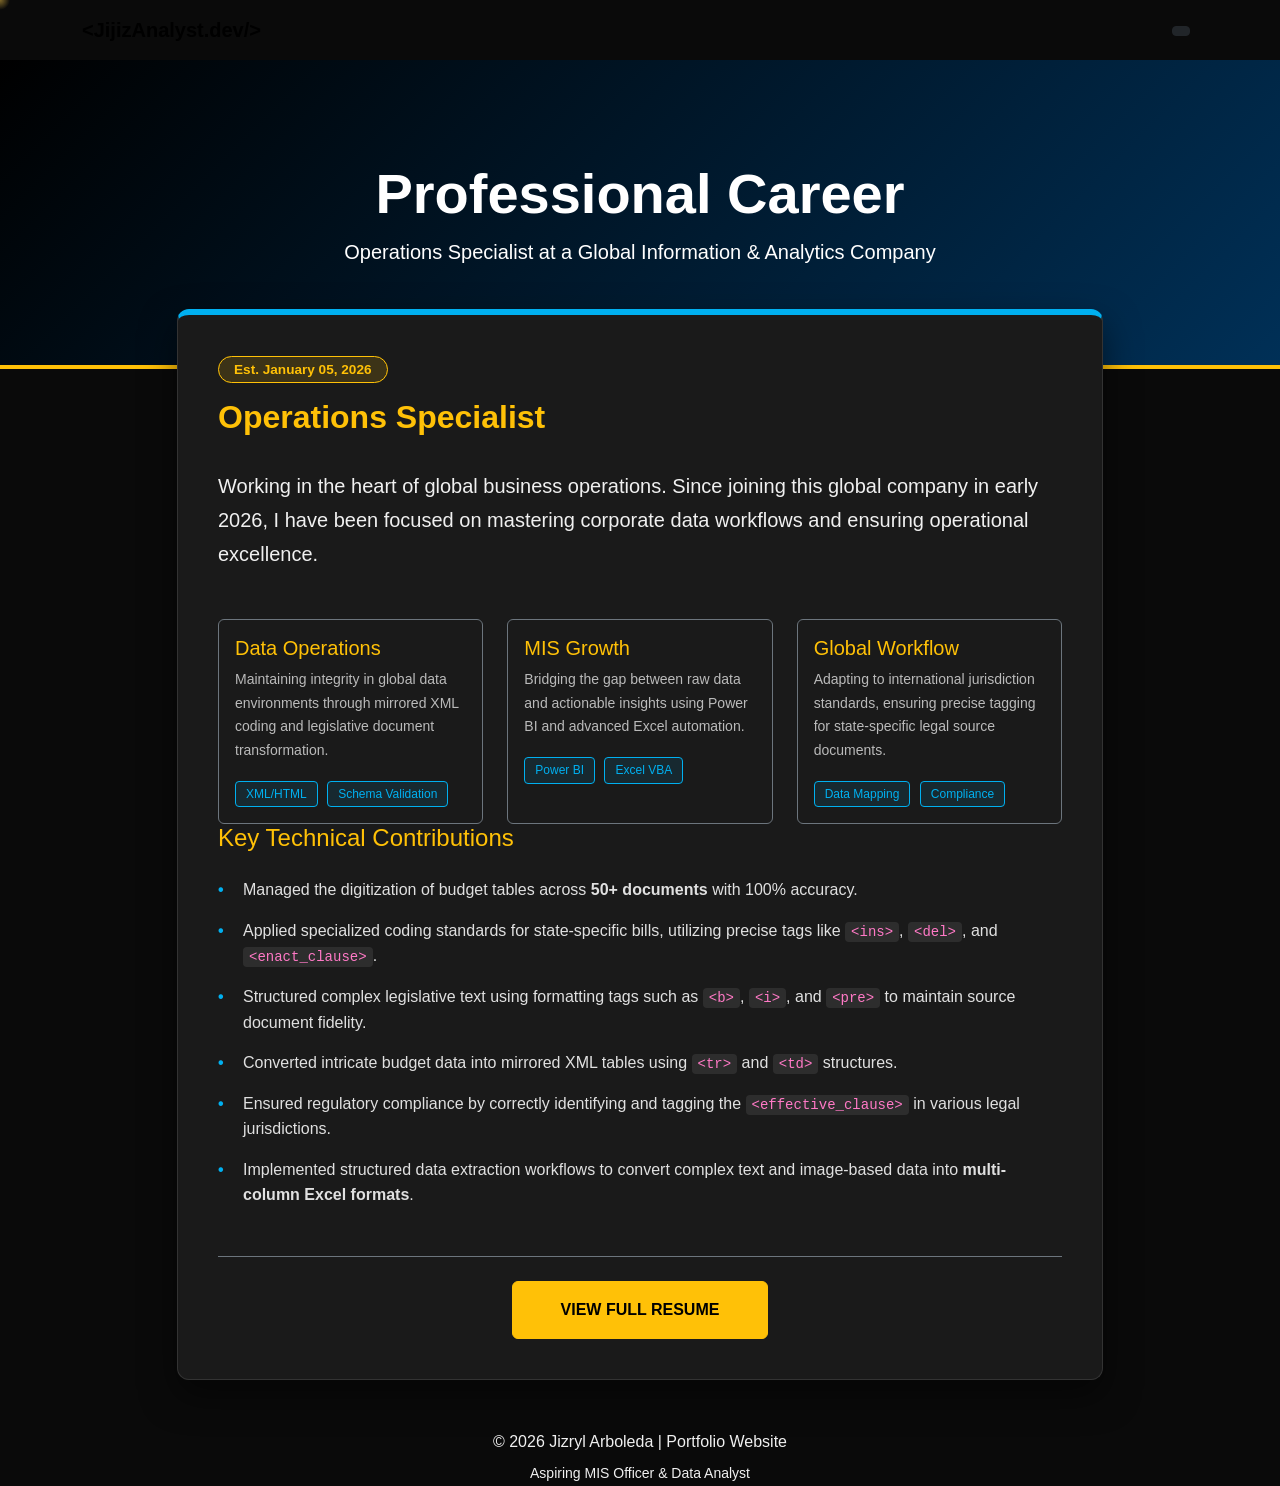
<file: experience.html>
<!DOCTYPE html>
<html lang="en">
<head>
    <meta charset="UTF-8">
    <meta name="viewport" content="width=device-width, initial-scale=1.0">
    <title>Operations Specialist | Jizryl Arboleda</title>
    <link href="https://cdn.jsdelivr.net/npm/bootstrap@5.3.2/dist/css/bootstrap.min.css" rel="stylesheet">
    <link rel="stylesheet" href="style.css">
    <style>
        :root {
            --corp-blue: #003057;
            --corp-sky: #00b0f0;
        }

        .experience-header {
            background: linear-gradient(135deg, #000 0%, var(--corp-blue) 100%);
            padding: 100px 0 80px;
            border-bottom: 4px solid #ffc107;
            color: white;
        }
        /* Card that adapts to Light/Dark Mode */
        .exp-card {
            background: #1a1a1a; /* Default Dark */
            border: 1px solid #333;
            border-top: 6px solid var(--corp-sky);
            border-radius: 12px;
            padding: 40px;
            margin-top: -60px;
            box-shadow: 0 15px 35px rgba(0,0,0,0.5);
        }
        /* Light Mode Overrides based on your script.js .light-mode class */
        body.light-mode .exp-card {
            background: #ffffff;
            color: #212529;
            border: 1px solid #dee2e6;
            border-top: 6px solid var(--corp-sky);
            box-shadow: 0 10px 20px rgba(0,0,0,0.1);
        }
        .hired-tag {
            background: rgba(255, 193, 7, 0.15);
            color: #ffc107;
            border: 1px solid #ffc107;
            padding: 5px 15px;
            border-radius: 20px;
            font-weight: bold;
            font-size: 0.85rem;
        }

.tech-badge {
            background: rgba(0, 176, 240, 0.1);
            color: var(--corp-sky);
            border: 1px solid var(--corp-sky);
            padding: 2px 10px;
            border-radius: 4px;
            font-size: 0.75rem;
            margin-right: 5px;
            display: inline-block;
        }

/* Enhanced readability for technical contributions */
.contribution-list {
    list-style-type: none;
    padding-left: 0;
}

.contribution-list li {
    color: #e0e0e0; /* Bright off-white for high contrast */
    margin-bottom: 15px;
    position: relative;
    padding-left: 25px;
    line-height: 1.6;
}

/* Bullet point styling */
.contribution-list li::before {
    content: "•";
    color: var(--corp-sky);
    font-weight: bold;
    position: absolute;
    left: 0;
}

/* Make code tags stand out */
code {
    background-color: #2d2d2d;
    color: #ff79c6; /* Vibrant pink/purple for visibility */
    padding: 2px 6px;
    border-radius: 4px;
    font-family: 'Courier New', Courier, monospace;
}

body.light-mode .contribution-list li {
    color: #333; /* Darker text for light mode */
}
    </style>
</head>
<body>

    <nav class="navbar navbar-expand-lg custom-navbar">
        <div class="container">
            <a class="navbar-brand fw-bold" href="index.html">&lt;JijizAnalyst.dev/&gt;</a>
            <div class="ms-auto me-2">
                <button class="btn btn-dark btn-sm" onclick="toggleTheme()" id="theme-btn">
                    🌙 Dark Mode
                </button>
            </div>
        </div>
    </nav>

    <header class="experience-header text-center">
        <div class="container">
            <h1 class="display-4 fw-bold">Professional Career</h1>
            <p class="lead">Operations Specialist at a Global Information & Analytics Company</p>
        </div>
    </header>

    <main class="container mb-5">
        <div class="row justify-content-center">
            <div class="col-lg-10">
                <div class="exp-card feature">
                    <div class="d-flex flex-wrap justify-content-between align-items-center mb-4">
                        <div>
                            <span class="hired-tag">Est. January 05, 2026</span>
                            <h2 class="text-warning mt-3 fw-bold">Operations Specialist</h2>
                        </div>
                    </div>

                    <p class="lead mb-5">
                        Working in the heart of global business operations. Since joining this global company in early 2026, 
                        I have been focused on mastering corporate data workflows and ensuring operational excellence.
                    </p>

                    <div class="row g-4">
                        <div class="col-md-4">
                            <div class="p-3 border rounded border-secondary h-100">
                                <h5 class="text-warning">Data Operations</h5>
                                <p class="small opacity-75">Maintaining integrity in global data environments through mirrored XML coding and legislative document transformation.</p>
				<div class="mt-2">
                                    <span class="tech-badge">XML/HTML</span>
                                    <span class="tech-badge">Schema Validation</span>
                                </div>
                            </div>
                        </div>
                        <div class="col-md-4">
                            <div class="p-3 border rounded border-secondary h-100">
                                <h5 class="text-warning">MIS Growth</h5>
                                <p class="small opacity-75">Bridging the gap between raw data and actionable insights using Power BI and advanced Excel automation.</p>
				<div class="mt-2">
                                    <span class="tech-badge">Power BI</span>
                                    <span class="tech-badge">Excel VBA</span>
                                </div>
                            </div>
                        </div>
                        <div class="col-md-4">
                            <div class="p-3 border rounded border-secondary h-100">
                                <h5 class="text-warning">Global Workflow</h5>
                                <p class="small opacity-75">Adapting to international jurisdiction standards, ensuring precise tagging for state-specific legal source documents.</p>
				<div class="mt-2">
                                    <span class="tech-badge">Data Mapping</span>
                                    <span class="tech-badge">Compliance</span>
                                </div>
                            </div>
                        </div>
                    </div>
<div class="mb-5">
    <h4 class="text-warning mb-4">Key Technical Contributions</h4>
    <ul class="contribution-list">
        <li>Managed the digitization of budget tables across <strong>50+ documents</strong> with 100% accuracy.</li>
        <li>Applied specialized coding standards for state-specific bills, utilizing precise tags like <code>&lt;ins&gt;</code>, <code>&lt;del&gt;</code>, and <code>&lt;enact_clause&gt;</code>.</li>
        <li>Structured complex legislative text using formatting tags such as <code>&lt;b&gt;</code>, <code>&lt;i&gt;</code>, and <code>&lt;pre&gt;</code> to maintain source document fidelity.</li>
        <li>Converted intricate budget data into mirrored XML tables using <code>&lt;tr&gt;</code> and <code>&lt;td&gt;</code> structures.</li>
        <li>Ensured regulatory compliance by correctly identifying and tagging the <code>&lt;effective_clause&gt;</code> in various legal jurisdictions.</li>
        <li>Implemented structured data extraction workflows to convert complex text and image-based data into <strong>multi-column Excel formats</strong>.</li>
    </ul>
</div>                   <div class="text-center mt-5 pt-4 border-top border-secondary">
                        <a href="not-available.html" 
                           class="btn btn-warning fw-bold px-5 py-3">
                            VIEW FULL RESUME
                        </a>
                    </div>
                </div>
            </div>
        </div>
    </main>
    
    <footer class="main-footer">
        <div class="container text-center">
            <p class="mb-1">© 2026 Jizryl Arboleda | Portfolio Website</p>
            <div class="footer-links">
                <small>Aspiring MIS Officer & Data Analyst</small>
            </div>
        </div>
    </footer>

    <script src="https://cdn.jsdelivr.net/npm/bootstrap@5.3.2/dist/js/bootstrap.bundle.min.js"></script>
    <script src="script.js"></script> </body>
</html>
</file>
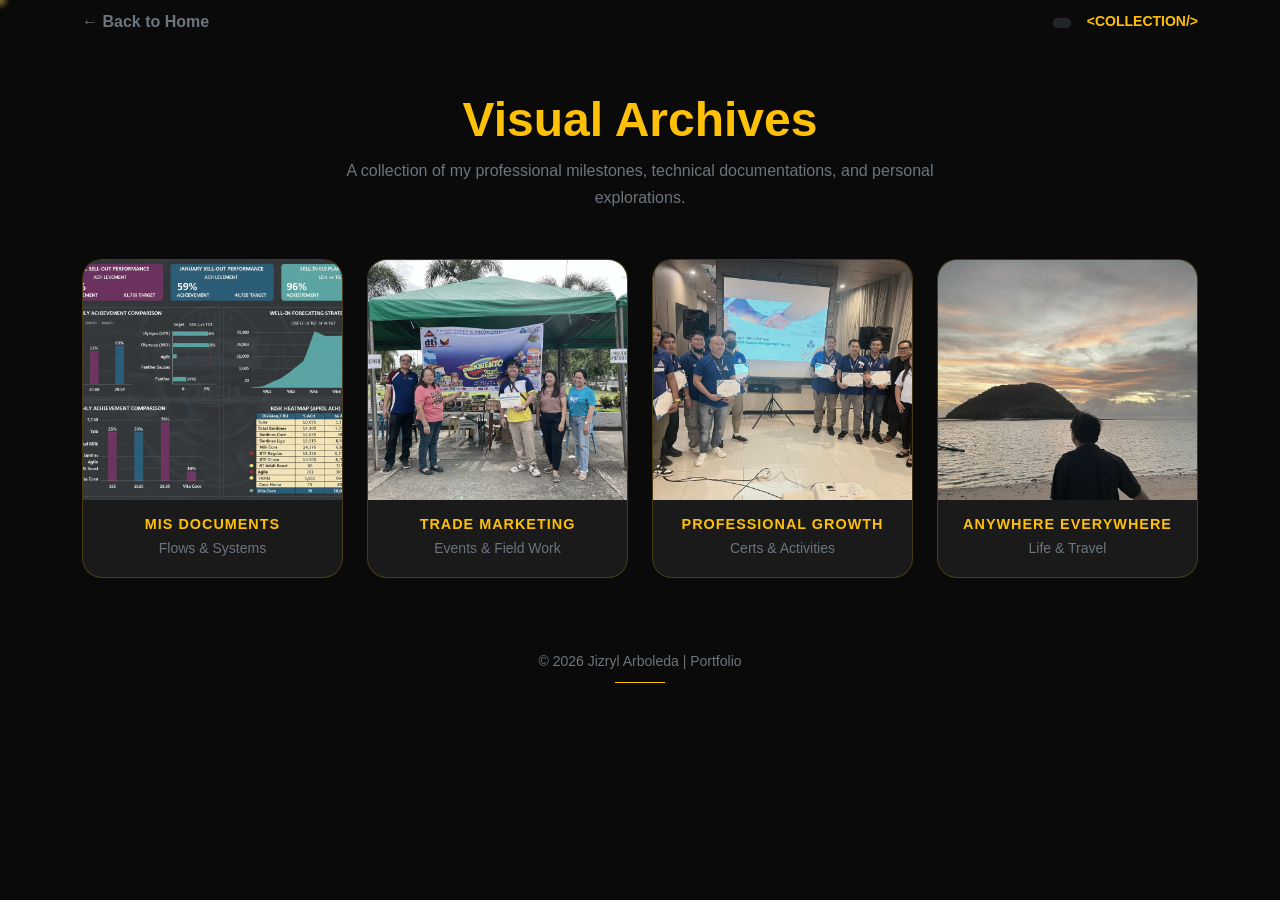
<file: gallery.html>
<!DOCTYPE html>
<html lang="en">
<head>
    <meta charset="UTF-8">
    <meta name="viewport" content="width=device-width, initial-scale=1.0">
    <title>Gallery | Jizryl S. Arboleda</title>
    <link href="https://cdn.jsdelivr.net/npm/bootstrap@5.3.2/dist/css/bootstrap.min.css" rel="stylesheet">
    <link rel="stylesheet" href="style.css"> <style>
        /* --- FLOATING ANIMATION --- */
        @keyframes float {
            0% { transform: translateY(0px); }
            50% { transform: translateY(-15px); }
            100% { transform: translateY(0px); }
        }

        .album-card {
            overflow: hidden;
            border-radius: 20px;
            border: 1px solid rgba(255, 193, 7, 0.2);
            background: #1a1a1a; /* Default dark background */
            height: 100%;
            transition: all 0.4s ease;
            cursor: pointer;
            animation: float 4s ease-in-out infinite;
        }

        /* Support for Light Mode */
        body.light-mode .album-card {
            background: #ffffff;
            border-color: #dee2e6;
            box-shadow: 0 5px 15px rgba(0,0,0,0.05);
        }

        .row div:nth-child(1) .album-card { animation-delay: 0s; }
        .row div:nth-child(2) .album-card { animation-delay: 1s; }
        .row div:nth-child(3) .album-card { animation-delay: 0.5s; }
        .row div:nth-child(4) .album-card { animation-delay: 1.5s; }

        .album-card:hover {
            animation-play-state: paused;
            border-color: #ffc107;
            box-shadow: 0 15px 30px rgba(255, 193, 7, 0.3);
            transform: scale(1.05);
        }

        .album-img {
            width: 100%;
            height: 240px;
            object-fit: cover;
            filter: grayscale(40%);
            transition: 0.5s;
        }

        .album-card:hover .album-img {
            filter: grayscale(0%);
        }

        .btn-back {
            transition: 0.3s;
        }

        .btn-back:hover {
            color: #ffc107 !important;
            letter-spacing: 1px;
        }

        .album-title {
            font-weight: 700;
            letter-spacing: 1px;
            text-transform: uppercase;
            font-size: 0.9rem;
        }
    </style>
</head>
<body> <nav class="navbar navbar-expand-lg custom-navbar sticky-top">
        <div class="container">
            <a href="index.html" class="text-decoration-none text-secondary fw-bold btn-back">← Back to Home</a>
            
            <div class="ms-auto me-3">
                <button class="btn btn-dark btn-sm" onclick="toggleTheme()" id="theme-btn">
                    🌙 Dark Mode
                </button>
            </div>
            
            <span class="text-warning fw-bold small text-uppercase tracking-wider d-none d-sm-inline">&lt;Collection/&gt;</span>
        </div>
    </nav>

    <header class="container mt-5 text-center">
        <h1 class="display-5 fw-bold text-warning">Visual Archives</h1>
        <p class="text-secondary mx-auto" style="max-width: 600px;">
            A collection of my professional milestones, technical documentations, and personal explorations.
        </p>
    </header>

    <main class="container my-5">
        <div class="row g-4 justify-content-center">
            
            <div class="col-md-6 col-lg-3 feature">
                <a href="album-mis.html" class="text-decoration-none">
                    <div class="album-card">
                        <img src="mis-cover.jpg" class="album-img" alt="MIS">
                        <div class="p-3 text-center">
                            <h6 class="album-title text-warning mb-1">MIS Documents</h6>
                            <p class="small text-secondary mb-0">Flows & Systems</p>
                        </div>
                    </div>
                </a>
            </div>

            <div class="col-md-6 col-lg-3 feature">
                <a href="album-marketing.html" class="text-decoration-none">
                    <div class="album-card">
                        <img src="marketing-cover.jpeg" class="album-img" alt="Marketing">
                        <div class="p-3 text-center">
                            <h6 class="album-title text-warning mb-1">Trade Marketing</h6>
                            <p class="small text-secondary mb-0">Events & Field Work</p>
                        </div>
                    </div>
                </a>
            </div>

            <div class="col-md-6 col-lg-3 feature">
                <a href="album-growth.html" class="text-decoration-none">
                    <div class="album-card">
                        <img src="growth-cover.jpeg" class="album-img" alt="Professional">
                        <div class="p-3 text-center">
                            <h6 class="album-title text-warning mb-1">Professional Growth</h6>
                            <p class="small text-secondary mb-0">Certs & Activities</p>
                        </div>
                    </div>
                </a>
            </div>

            <div class="col-md-6 col-lg-3 feature">
                <a href="album-anywhere.html" class="text-decoration-none">
                    <div class="album-card">
                        <img src="anywhere-cover.jpeg" class="album-img" alt="Travels">
                        <div class="p-3 text-center">
                            <h6 class="album-title text-warning mb-1">Anywhere Everywhere</h6>
                            <p class="small text-secondary mb-0">Life & Travel</p>
                        </div>
                    </div>
                </a>
            </div>

        </div>
    </main>

    <footer class="main-footer mt-5 py-4 text-center">
        <div class="container">
            <p class="mb-1 text-secondary small">© 2026 Jizryl Arboleda | Portfolio</p>
            <div class="border-top border-warning mx-auto mt-2" style="width: 50px; height: 2px;"></div>
        </div>
    </footer>

    <script src="https://cdn.jsdelivr.net/npm/bootstrap@5.3.2/dist/js/bootstrap.bundle.min.js"></script>
    <script src="script.js"></script>
</body>
</html>
</file>
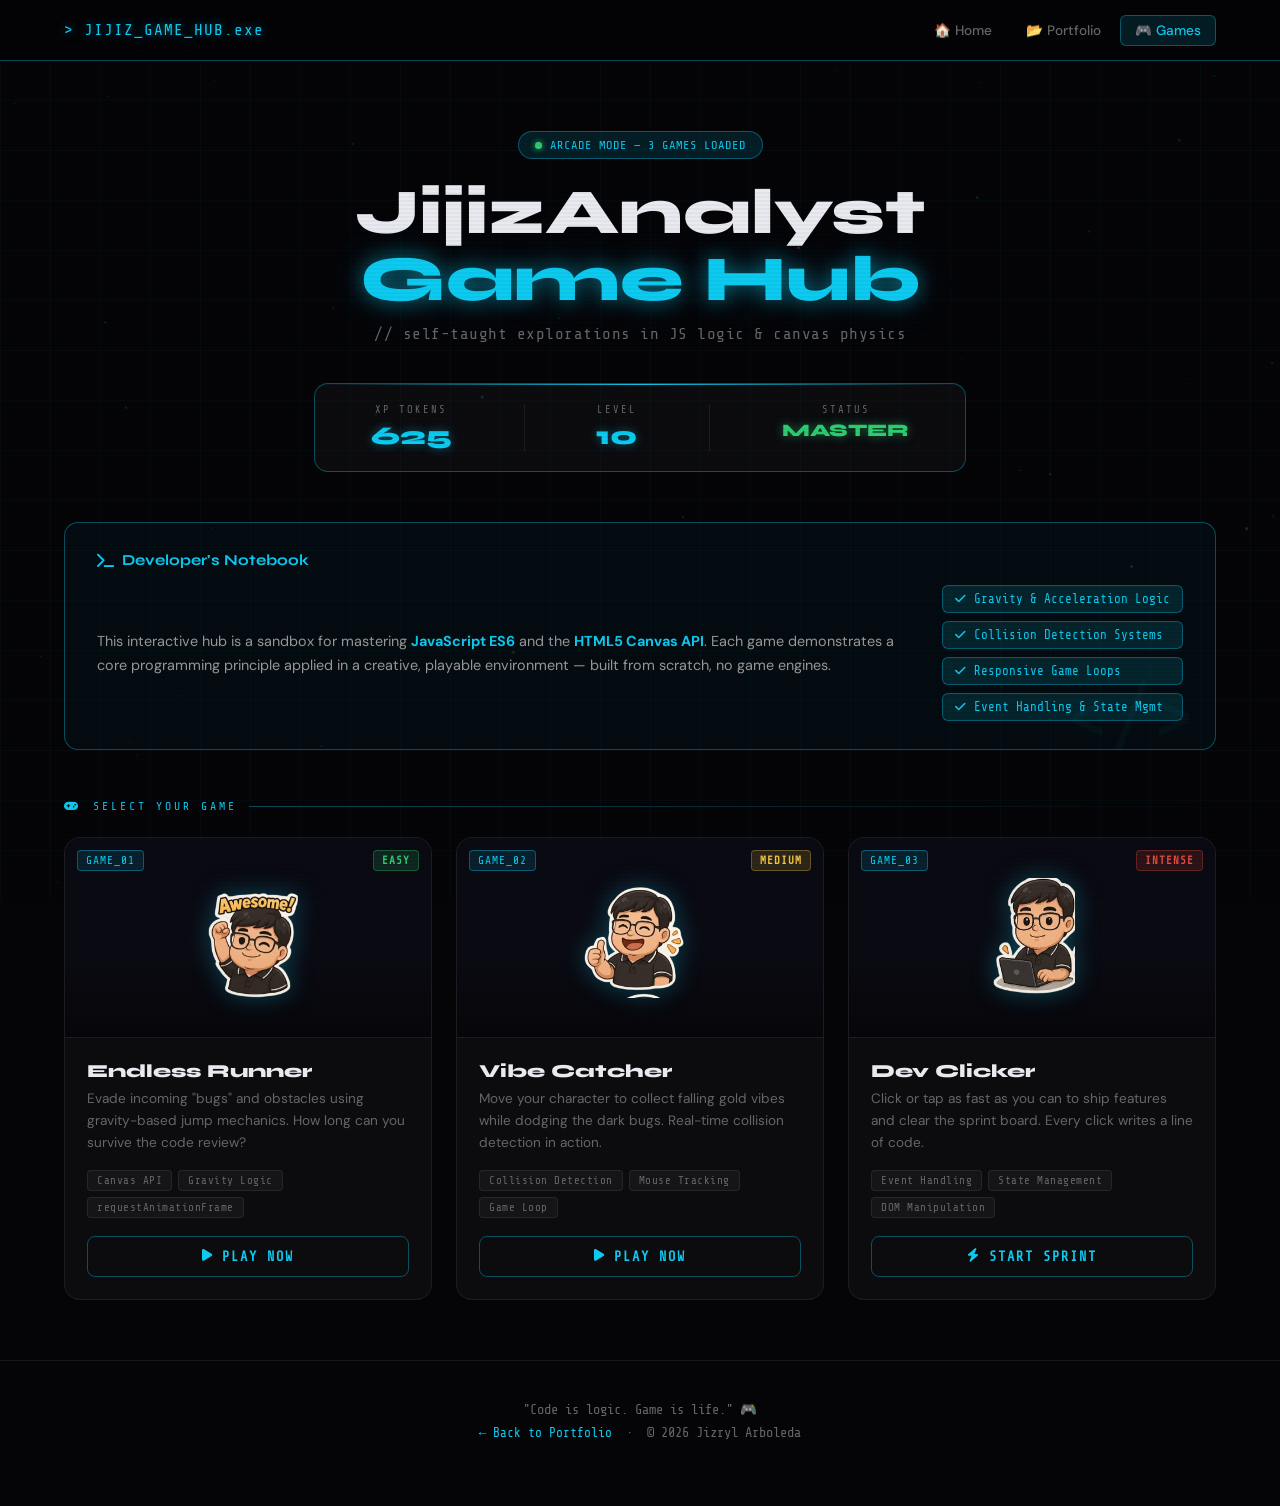
<file: gamehub.html>
<!DOCTYPE html>
<html lang="en">
<head>
    <meta charset="UTF-8">
    <meta name="viewport" content="width=device-width, initial-scale=1.0">
    <title>Jijiz Game Hub | Arcade Dashboard</title>
    <link rel="preconnect" href="https://fonts.googleapis.com">
    <link href="https://fonts.googleapis.com/css2?family=Syne:wght@700;800&family=DM+Sans:wght@400;500&family=Share+Tech+Mono&display=swap" rel="stylesheet">
    <link rel="stylesheet" href="https://cdnjs.cloudflare.com/ajax/libs/font-awesome/6.4.2/css/all.min.css">

<style>
/* ── ROOT ── */
:root {
  --neon: #0dcaf0;
  --neon-dim: rgba(13,202,240,0.12);
  --neon-border: rgba(13,202,240,0.35);
  --gold: #f5c542;
  --gold-dim: rgba(245,197,66,0.12);
  --bg: #050508;
  --dark: #0a0a0f;
  --card: rgba(255,255,255,0.03);
  --border: rgba(255,255,255,0.07);
  --text: #e8eaf0;
  --muted: #666;
  --green: #2ecc71;
  --purple: #9b59b6;
  --red: #e74c3c;
}

* { box-sizing: border-box; margin: 0; padding: 0; }
html { scroll-behavior: smooth; }

body {
  background: var(--bg);
  color: var(--text);
  font-family: 'DM Sans', sans-serif;
  overflow-x: hidden;
  min-height: 100vh;
}

/* ── SCANLINE OVERLAY ── */
body::before {
  content: '';
  position: fixed;
  inset: 0;
  background: repeating-linear-gradient(
    0deg,
    transparent,
    transparent 2px,
    rgba(0,0,0,0.03) 2px,
    rgba(0,0,0,0.03) 4px
  );
  pointer-events: none;
  z-index: 999;
}

/* ── GRID BACKGROUND ── */
body::after {
  content: '';
  position: fixed;
  inset: 0;
  background-image:
    linear-gradient(rgba(13,202,240,0.03) 1px, transparent 1px),
    linear-gradient(90deg, rgba(13,202,240,0.03) 1px, transparent 1px);
  background-size: 50px 50px;
  pointer-events: none;
  z-index: 0;
}

/* ── CANVAS PARTICLES ── */
#particleCanvas {
  position: fixed;
  inset: 0;
  pointer-events: none;
  z-index: 1;
  opacity: 0.4;
}

/* ── NAV ── */
nav {
  position: sticky;
  top: 0;
  z-index: 100;
  background: rgba(5,5,8,0.92);
  backdrop-filter: blur(20px);
  border-bottom: 1px solid var(--neon-border);
  padding: 0;
}

.nav-inner {
  max-width: 1200px;
  margin: 0 auto;
  padding: 0 24px;
  display: flex;
  align-items: center;
  justify-content: space-between;
  height: 60px;
}

.nav-brand {
  font-family: 'Share Tech Mono', monospace;
  font-size: 1rem;
  color: var(--neon);
  text-decoration: none;
  text-shadow: 0 0 10px rgba(13,202,240,0.5);
  letter-spacing: 1px;
}

.nav-links { display: flex; gap: 4px; }
.nav-links a {
  color: var(--muted);
  text-decoration: none;
  font-size: 0.85rem;
  font-weight: 500;
  padding: 6px 14px;
  border-radius: 6px;
  transition: all 0.3s ease;
  border: 1px solid transparent;
}
.nav-links a:hover {
  color: var(--neon);
  border-color: var(--neon-border);
  background: var(--neon-dim);
  text-shadow: 0 0 8px rgba(13,202,240,0.4);
}
.nav-links a.active {
  color: var(--neon);
  border-color: var(--neon-border);
  background: var(--neon-dim);
}

/* ── HERO HEADER ── */
.hub-hero {
  position: relative;
  z-index: 2;
  text-align: center;
  padding: 70px 24px 40px;
}

.hub-hero-tag {
  display: inline-flex;
  align-items: center;
  gap: 8px;
  background: var(--neon-dim);
  border: 1px solid var(--neon-border);
  color: var(--neon);
  font-family: 'Share Tech Mono', monospace;
  font-size: 0.75rem;
  padding: 6px 16px;
  border-radius: 20px;
  margin-bottom: 20px;
  letter-spacing: 1px;
  animation: fadeUp 0.6s ease both;
}

.live-dot {
  width: 7px; height: 7px;
  background: var(--green);
  border-radius: 50%;
  animation: livePulse 1.5s infinite;
  box-shadow: 0 0 6px var(--green);
}

@keyframes livePulse {
  0%,100% { opacity: 1; transform: scale(1); box-shadow: 0 0 6px var(--green); }
  50% { opacity: 0.6; transform: scale(1.4); box-shadow: 0 0 12px var(--green); }
}

.hub-title {
  font-family: 'Syne', sans-serif;
  font-weight: 800;
  font-size: clamp(2.2rem, 5vw, 4rem);
  line-height: 1.05;
  margin-bottom: 12px;
  animation: fadeUp 0.6s 0.1s ease both;
}

.hub-title .neon-text {
  color: var(--neon);
  text-shadow: 0 0 20px rgba(13,202,240,0.5), 0 0 40px rgba(13,202,240,0.2);
  animation: neonFlicker 4s ease-in-out infinite;
}

@keyframes neonFlicker {
  0%,19%,21%,23%,25%,54%,56%,100% {
    text-shadow: 0 0 20px rgba(13,202,240,0.5), 0 0 40px rgba(13,202,240,0.2);
  }
  20%,24%,55% {
    text-shadow: none;
    color: rgba(13,202,240,0.7);
  }
}

.hub-sub {
  color: var(--muted);
  font-size: 1rem;
  animation: fadeUp 0.6s 0.2s ease both;
  font-family: 'Share Tech Mono', monospace;
  letter-spacing: 0.5px;
}

/* ── STATS BAR ── */
.stats-bar {
  position: relative;
  z-index: 2;
  max-width: 700px;
  margin: 0 auto 50px;
  padding: 0 24px;
  animation: fadeUp 0.6s 0.3s ease both;
}

.stats-inner {
  display: flex;
  justify-content: space-around;
  background: var(--card);
  border: 1px solid var(--neon-border);
  border-radius: 14px;
  padding: 20px;
  position: relative;
  overflow: hidden;
}

.stats-inner::before {
  content: '';
  position: absolute;
  top: 0; left: 0; right: 0;
  height: 1px;
  background: linear-gradient(90deg, transparent, var(--neon), transparent);
  animation: scanLine 3s linear infinite;
}

@keyframes scanLine {
  0% { transform: translateX(-100%); }
  100% { transform: translateX(100%); }
}

.stat-item { text-align: center; }
.stat-label {
  display: block;
  font-family: 'Share Tech Mono', monospace;
  font-size: 0.65rem;
  color: var(--muted);
  text-transform: uppercase;
  letter-spacing: 2px;
  margin-bottom: 4px;
}
.stat-value {
  font-family: 'Syne', sans-serif;
  font-size: 1.6rem;
  font-weight: 800;
  color: var(--neon);
  text-shadow: 0 0 10px rgba(13,202,240,0.4);
  display: block;
}
.stat-div { width: 1px; background: var(--border); }

/* ── DEVELOPER NOTEBOOK ── */
.container {
  max-width: 1200px;
  margin: 0 auto;
  padding: 0 24px;
  position: relative;
  z-index: 2;
}

.dev-notebook {
  background: rgba(13,202,240,0.04);
  border: 1px solid var(--neon-border);
  border-radius: 14px;
  padding: 28px 32px;
  margin-bottom: 50px;
  position: relative;
  overflow: hidden;
  animation: fadeUp 0.6s 0.4s ease both;
}

.dev-notebook::after {
  content: '</>';
  position: absolute;
  bottom: -10px; right: 20px;
  font-family: 'Share Tech Mono', monospace;
  font-size: 5rem;
  color: rgba(13,202,240,0.04);
  pointer-events: none;
  line-height: 1;
}

.notebook-title {
  font-family: 'Syne', sans-serif;
  font-size: 0.95rem;
  font-weight: 700;
  color: var(--neon);
  margin-bottom: 16px;
  display: flex;
  align-items: center;
  gap: 8px;
}

.notebook-body {
  display: grid;
  grid-template-columns: 1fr auto;
  gap: 32px;
  align-items: center;
}

.notebook-body p {
  font-size: 0.9rem;
  color: #999;
  line-height: 1.7;
}

.notebook-body p strong { color: var(--neon); }

.skill-chips { display: flex; flex-direction: column; gap: 8px; min-width: 220px; }

.skill-chip {
  display: flex;
  align-items: center;
  gap: 8px;
  font-family: 'Share Tech Mono', monospace;
  font-size: 0.78rem;
  color: var(--neon);
  padding: 6px 12px;
  background: var(--neon-dim);
  border: 1px solid var(--neon-border);
  border-radius: 6px;
}

.skill-chip i { font-size: 0.75rem; }

/* ── SECTION LABEL ── */
.section-label {
  font-family: 'Share Tech Mono', monospace;
  font-size: 0.72rem;
  color: var(--neon);
  text-transform: uppercase;
  letter-spacing: 3px;
  margin-bottom: 24px;
  display: flex;
  align-items: center;
  gap: 12px;
}

.section-label::after {
  content: '';
  flex: 1;
  height: 1px;
  background: linear-gradient(90deg, var(--neon-border), transparent);
}

/* ── GAME GRID ── */
.game-grid {
  display: grid;
  grid-template-columns: repeat(auto-fit, minmax(320px, 1fr));
  gap: 24px;
  margin-bottom: 60px;
}

.game-card {
  background: var(--card);
  border: 1px solid var(--border);
  border-radius: 16px;
  overflow: hidden;
  transition: all 0.4s cubic-bezier(0.4,0,0.2,1);
  position: relative;
  cursor: pointer;
  animation: fadeUp 0.6s ease both;
}

.game-card:nth-child(1) { animation-delay: 0.1s; }
.game-card:nth-child(2) { animation-delay: 0.2s; }
.game-card:nth-child(3) { animation-delay: 0.3s; }

.game-card::before {
  content: '';
  position: absolute;
  top: 0; left: 0; right: 0;
  height: 2px;
  background: linear-gradient(90deg, transparent, var(--neon), transparent);
  opacity: 0;
  transition: opacity 0.4s ease;
}

.game-card:hover {
  border-color: var(--neon-border);
  transform: translateY(-8px);
  box-shadow:
    0 20px 40px rgba(0,0,0,0.5),
    0 0 30px rgba(13,202,240,0.08);
}

.game-card:hover::before { opacity: 1; }

/* ── THUMBNAIL ── */
.thumb {
  height: 200px;
  background: #0a0a12;
  display: flex;
  align-items: center;
  justify-content: center;
  position: relative;
  overflow: hidden;
  border-bottom: 1px solid var(--border);
}

.thumb::after {
  content: '';
  position: absolute;
  inset: 0;
  background: linear-gradient(to bottom, transparent 60%, rgba(5,5,8,0.8));
}

.thumb img {
  max-width: 50%;
  max-height: 60%;
  object-fit: contain;
  transition: transform 0.5s cubic-bezier(0.34,1.56,0.64,1), filter 0.5s ease;
  filter: drop-shadow(0 0 12px rgba(13,202,240,0.3));
  position: relative;
  z-index: 1;
}

.game-card:hover .thumb img {
  transform: scale(1.15) translateY(-4px);
  filter: drop-shadow(0 0 20px rgba(13,202,240,0.6));
}

/* Game number badge */
.game-num {
  position: absolute;
  top: 12px; left: 12px;
  font-family: 'Share Tech Mono', monospace;
  font-size: 0.7rem;
  color: var(--neon);
  background: var(--neon-dim);
  border: 1px solid var(--neon-border);
  padding: 3px 8px;
  border-radius: 4px;
  z-index: 2;
  letter-spacing: 1px;
}

/* Difficulty badge */
.diff-badge {
  position: absolute;
  top: 12px; right: 12px;
  font-family: 'Share Tech Mono', monospace;
  font-size: 0.68rem;
  padding: 3px 8px;
  border-radius: 4px;
  z-index: 2;
  letter-spacing: 1px;
  font-weight: 700;
}

.diff-easy { background: rgba(46,204,113,0.15); color: var(--green); border: 1px solid rgba(46,204,113,0.3); }
.diff-med  { background: rgba(245,197,66,0.15); color: var(--gold); border: 1px solid rgba(245,197,66,0.3); }
.diff-hard { background: rgba(231,76,60,0.15); color: var(--red); border: 1px solid rgba(231,76,60,0.3); }

/* ── CARD BODY ── */
.card-body {
  padding: 22px;
}

.card-body h3 {
  font-family: 'Syne', sans-serif;
  font-weight: 800;
  font-size: 1.15rem;
  margin-bottom: 6px;
  color: var(--text);
  transition: color 0.3s ease;
}

.game-card:hover .card-body h3 { color: var(--neon); }

.card-body p {
  font-size: 0.85rem;
  color: var(--muted);
  line-height: 1.6;
  margin-bottom: 16px;
}

.tech-tags {
  display: flex;
  flex-wrap: wrap;
  gap: 6px;
  margin-bottom: 18px;
}

.tech-tag {
  font-family: 'Share Tech Mono', monospace;
  font-size: 0.68rem;
  color: #666;
  background: rgba(255,255,255,0.04);
  border: 1px solid var(--border);
  padding: 3px 9px;
  border-radius: 4px;
  letter-spacing: 0.5px;
  transition: all 0.3s ease;
}

.game-card:hover .tech-tag {
  border-color: var(--neon-border);
  color: var(--neon);
  background: var(--neon-dim);
}

/* ── PLAY BUTTON ── */
.play-btn {
  width: 100%;
  padding: 12px;
  background: transparent;
  border: 1px solid var(--neon-border);
  color: var(--neon);
  font-family: 'Share Tech Mono', monospace;
  font-size: 0.85rem;
  font-weight: 700;
  letter-spacing: 2px;
  border-radius: 8px;
  cursor: pointer;
  transition: all 0.3s ease;
  display: flex;
  align-items: center;
  justify-content: center;
  gap: 8px;
  position: relative;
  overflow: hidden;
}

.play-btn::before {
  content: '';
  position: absolute;
  inset: 0;
  background: var(--neon);
  transform: translateX(-101%);
  transition: transform 0.3s ease;
  z-index: 0;
}

.play-btn span, .play-btn i { position: relative; z-index: 1; }

.play-btn:hover {
  color: #000;
  border-color: var(--neon);
  box-shadow: 0 0 20px rgba(13,202,240,0.3);
}

.play-btn:hover::before { transform: translateX(0); }

/* ── FOOTER ── */
.hub-footer {
  position: relative;
  z-index: 2;
  text-align: center;
  padding: 40px 24px 60px;
  border-top: 1px solid var(--border);
}

.hub-footer p {
  font-family: 'Share Tech Mono', monospace;
  font-size: 0.85rem;
  color: var(--muted);
  margin-bottom: 6px;
}

.hub-footer a {
  color: var(--neon);
  text-decoration: none;
  font-size: 0.8rem;
  transition: text-shadow 0.3s ease;
}

.hub-footer a:hover {
  text-shadow: 0 0 8px rgba(13,202,240,0.5);
}

/* ── ANIMATIONS ── */
@keyframes fadeUp {
  from { opacity: 0; transform: translateY(24px); }
  to   { opacity: 1; transform: translateY(0); }
}

/* ── CUSTOM SCROLLBAR ── */
::-webkit-scrollbar { width: 5px; }
::-webkit-scrollbar-track { background: var(--bg); }
::-webkit-scrollbar-thumb { background: var(--neon-border); border-radius: 3px; }
::-webkit-scrollbar-thumb:hover { background: var(--neon); }

/* ── RESPONSIVE ── */
@media (max-width: 768px) {
  .notebook-body { grid-template-columns: 1fr; gap: 16px; }
  .skill-chips { flex-direction: row; flex-wrap: wrap; min-width: unset; }
  .game-grid { grid-template-columns: 1fr; }
  nav .nav-links a:not(:last-child) { display: none; }
}
</style>
</head>
<body>

<!-- PARTICLE CANVAS -->
<canvas id="particleCanvas"></canvas>

<!-- NAV -->
<nav>
  <div class="nav-inner">
    <a href="#" class="nav-brand">> JIJIZ_GAME_HUB.exe</a>
    <div class="nav-links">
      <a href="index.html">🏠 Home</a>
      <a href="index.html#works">📂 Portfolio</a>
      <a href="gamehub.html" class="active">🎮 Games</a>
    </div>
  </div>
</nav>

<!-- HERO -->
<div class="hub-hero">
  <div class="hub-hero-tag">
    <span class="live-dot"></span>
    ARCADE MODE — 3 GAMES LOADED
  </div>
  <h1 class="hub-title">
    JijizAnalyst<br>
    <span class="neon-text">Game Hub</span>
  </h1>
  <p class="hub-sub">// self-taught explorations in JS logic & canvas physics</p>
</div>

<!-- STATS BAR -->
<div class="stats-bar">
  <div class="stats-inner">
    <div class="stat-item">
      <span class="stat-label">XP Tokens</span>
      <span class="stat-value" id="c-tokens">0</span>
    </div>
    <div class="stat-div"></div>
    <div class="stat-item">
      <span class="stat-label">Level</span>
      <span class="stat-value" id="c-level">0</span>
    </div>
    <div class="stat-div"></div>
    <div class="stat-item">
      <span class="stat-label">Status</span>
      <span class="stat-value" style="font-size:1.1rem; color: var(--green); text-shadow: 0 0 10px rgba(46,204,113,0.5)">MASTER</span>
    </div>
  </div>
</div>

<!-- MAIN CONTENT -->
<div class="container">

  <!-- DEV NOTEBOOK -->
  <div class="dev-notebook">
    <div class="notebook-title">
      <i class="fa-solid fa-terminal"></i>
      Developer's Notebook
    </div>
    <div class="notebook-body">
      <p>
        This interactive hub is a sandbox for mastering
        <strong>JavaScript ES6</strong> and the <strong>HTML5 Canvas API</strong>.
        Each game demonstrates a core programming principle applied in a
        creative, playable environment — built from scratch, no game engines.
      </p>
      <div class="skill-chips">
        <div class="skill-chip"><i class="fa-solid fa-check"></i> Gravity & Acceleration Logic</div>
        <div class="skill-chip"><i class="fa-solid fa-check"></i> Collision Detection Systems</div>
        <div class="skill-chip"><i class="fa-solid fa-check"></i> Responsive Game Loops</div>
        <div class="skill-chip"><i class="fa-solid fa-check"></i> Event Handling & State Mgmt</div>
      </div>
    </div>
  </div>

  <!-- GAMES -->
  <div class="section-label">
    <i class="fa-solid fa-gamepad"></i> SELECT YOUR GAME
  </div>

  <div class="game-grid">

    <!-- ENDLESS RUNNER -->
    <div class="game-card" onclick="location.href='runner.html'">
      <div class="thumb">
        <span class="game-num">GAME_01</span>
        <span class="diff-badge diff-easy">EASY</span>
        <img src="awesome.png" alt="Endless Runner"
             onerror="this.style.display='none'; this.parentElement.innerHTML += '<i class=\'fa-solid fa-person-running\' style=\'font-size:3rem; color:var(--neon); opacity:0.6\'></i>'">
      </div>
      <div class="card-body">
        <h3>Endless Runner</h3>
        <p>Evade incoming "bugs" and obstacles using gravity-based jump mechanics. How long can you survive the code review?</p>
        <div class="tech-tags">
          <span class="tech-tag">Canvas API</span>
          <span class="tech-tag">Gravity Logic</span>
          <span class="tech-tag">requestAnimationFrame</span>
        </div>
        <button class="play-btn">
          <i class="fa-solid fa-play"></i>
          <span>PLAY NOW</span>
        </button>
      </div>
    </div>

    <!-- VIBE CATCHER -->
    <div class="game-card" onclick="location.href='vibe-catcher.html'">
      <div class="thumb">
        <span class="game-num">GAME_02</span>
        <span class="diff-badge diff-med">MEDIUM</span>
        <img src="thumbsup.png" alt="Vibe Catcher"
             onerror="this.style.display='none'; this.parentElement.innerHTML += '<i class=\'fa-solid fa-hand-pointer\' style=\'font-size:3rem; color:var(--gold); opacity:0.6\'></i>'">
      </div>
      <div class="card-body">
        <h3>Vibe Catcher</h3>
        <p>Move your character to collect falling gold vibes while dodging the dark bugs. Real-time collision detection in action.</p>
        <div class="tech-tags">
          <span class="tech-tag">Collision Detection</span>
          <span class="tech-tag">Mouse Tracking</span>
          <span class="tech-tag">Game Loop</span>
        </div>
        <button class="play-btn">
          <i class="fa-solid fa-play"></i>
          <span>PLAY NOW</span>
        </button>
      </div>
    </div>

    <!-- DEV CLICKER -->
    <div class="game-card" onclick="location.href='dev-clicker.html'">
      <div class="thumb">
        <span class="game-num">GAME_03</span>
        <span class="diff-badge diff-hard">INTENSE</span>
        <img src="laptop.png" alt="Dev Clicker"
             onerror="this.style.display='none'; this.parentElement.innerHTML += '<i class=\'fa-solid fa-laptop-code\' style=\'font-size:3rem; color:var(--purple); opacity:0.6\'></i>'">
      </div>
      <div class="card-body">
        <h3>Dev Clicker</h3>
        <p>Click or tap as fast as you can to ship features and clear the sprint board. Every click writes a line of code.</p>
        <div class="tech-tags">
          <span class="tech-tag">Event Handling</span>
          <span class="tech-tag">State Management</span>
          <span class="tech-tag">DOM Manipulation</span>
        </div>
        <button class="play-btn">
          <i class="fa-solid fa-bolt"></i>
          <span>START SPRINT</span>
        </button>
      </div>
    </div>

  </div>

</div><!-- /container -->

<!-- FOOTER -->
<div class="hub-footer">
  <p>"Code is logic. Game is life." 🎮</p>
  <p style="margin-top:8px">
    <a href="index.html">← Back to Portfolio</a>
    &nbsp;·&nbsp;
    <span style="color:var(--muted)">© 2026 Jizryl Arboleda</span>
  </p>
</div>

<script>
/* ── PARTICLE SYSTEM ── */
const canvas = document.getElementById('particleCanvas');
const ctx = canvas.getContext('2d');
let particles = [];

function resize() {
  canvas.width = window.innerWidth;
  canvas.height = window.innerHeight;
}
window.addEventListener('resize', resize);
resize();

for (let i = 0; i < 60; i++) {
  particles.push({
    x: Math.random() * canvas.width,
    y: Math.random() * canvas.height,
    r: Math.random() * 1.2 + 0.3,
    dx: (Math.random() - 0.5) * 0.25,
    dy: (Math.random() - 0.5) * 0.25,
    opacity: Math.random() * 0.4 + 0.1,
    color: Math.random() > 0.7 ? '245,197,66' : '13,202,240'
  });
}

function drawParticles() {
  ctx.clearRect(0, 0, canvas.width, canvas.height);
  particles.forEach(p => {
    ctx.beginPath();
    ctx.arc(p.x, p.y, p.r, 0, Math.PI * 2);
    ctx.fillStyle = `rgba(${p.color}, ${p.opacity})`;
    ctx.fill();
    p.x += p.dx; p.y += p.dy;
    if (p.x < 0 || p.x > canvas.width) p.dx *= -1;
    if (p.y < 0 || p.y > canvas.height) p.dy *= -1;
  });
  requestAnimationFrame(drawParticles);
}
drawParticles();

/* ── STAT COUNTERS ── */
function countUp(el, target, duration, isFloat) {
  const steps = 50;
  const inc = target / steps;
  let current = 0, step = 0;
  const timer = setInterval(() => {
    step++;
    current = Math.min(inc * step, target);
    el.textContent = isFloat ? current.toFixed(1) : Math.ceil(current);
    if (step >= steps) clearInterval(timer);
  }, duration / steps);
}

setTimeout(() => {
  countUp(document.getElementById('c-tokens'), 1250, 1500, false);
  countUp(document.getElementById('c-level'), 15, 1200, false);
}, 400);

/* ── CARD TILT ── */
document.querySelectorAll('.game-card').forEach(card => {
  card.addEventListener('mousemove', (e) => {
    const rect = card.getBoundingClientRect();
    const x = e.clientX - rect.left;
    const y = e.clientY - rect.top;
    const cx = rect.width / 2;
    const cy = rect.height / 2;
    const rotX = ((y - cy) / cy) * -5;
    const rotY = ((x - cx) / cx) * 5;
    card.style.transform = `perspective(900px) rotateX(${rotX}deg) rotateY(${rotY}deg) translateY(-8px)`;
  });
  card.addEventListener('mouseleave', () => {
    card.style.transform = '';
  });
});

/* ── GLITCH ON TITLE HOVER ── */
const title = document.querySelector('.neon-text');
if (title) {
  title.addEventListener('mouseenter', () => {
    title.style.animation = 'none';
    title.style.textShadow = '2px 0 #f5c542, -2px 0 #e74c3c, 0 0 20px rgba(13,202,240,0.5)';
    setTimeout(() => {
      title.style.textShadow = '';
      title.style.animation = '';
    }, 300);
  });
}
</script>

</body>
</html>
</file>
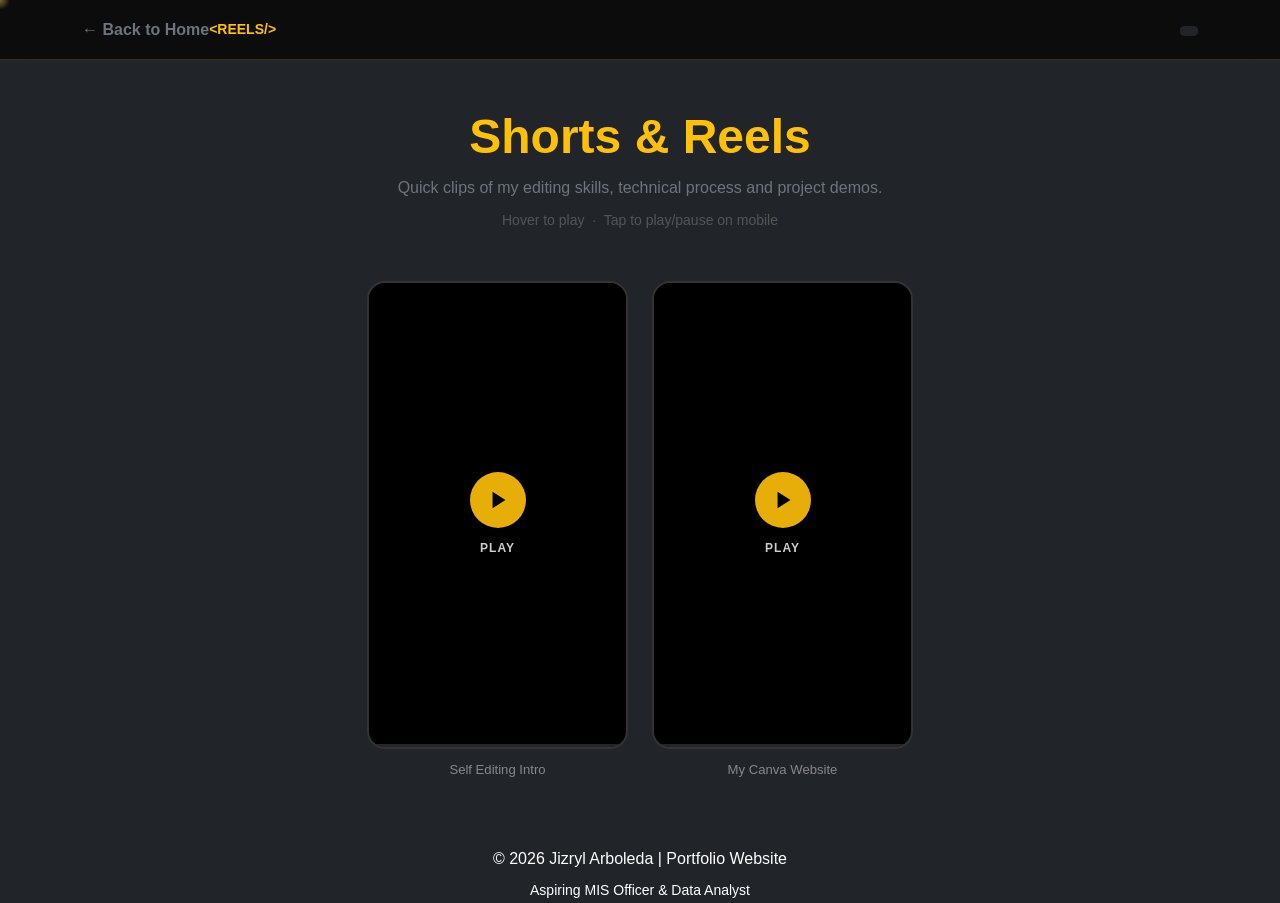
<file: reels.html>
<!DOCTYPE html>
<html lang="en">
<head>
    <meta charset="UTF-8">
    <meta name="viewport" content="width=device-width, initial-scale=1.0">
    <title>Reels | Jizryl S. Arboleda</title>
    <link href="https://cdn.jsdelivr.net/npm/bootstrap@5.3.2/dist/css/bootstrap.min.css" rel="stylesheet">
    <link rel="stylesheet" href="style.css">
    <style>
        /* ── REEL CONTAINER ── */
        .reel-wrap {
            display: flex;
            flex-direction: column;
            align-items: center;
        }

        .reel-container {
            position: relative;
            width: 100%;
            padding-top: 177.78%; /* 9:16 */
            background-color: #000;
            border-radius: 18px;
            overflow: hidden;
            border: 2px solid #333;
            transition: border-color 0.3s ease, box-shadow 0.3s ease;
            cursor: pointer;
        }

        .reel-container:hover,
        .reel-container.playing {
            border-color: #ffc107;
            box-shadow: 0 0 20px rgba(255, 193, 7, 0.2);
        }

        .reel-container video {
            position: absolute;
            top: 0; left: 0;
            width: 100%; height: 100%;
            object-fit: cover;
        }

        /* ── PLAY OVERLAY ── */
        .reel-overlay {
            position: absolute;
            inset: 0;
            display: flex;
            flex-direction: column;
            align-items: center;
            justify-content: center;
            background: rgba(0, 0, 0, 0.45);
            transition: opacity 0.3s ease;
            z-index: 2;
        }

        .reel-container.playing .reel-overlay {
            opacity: 0;
            pointer-events: none;
        }

        .reel-container.playing:hover .reel-overlay {
            opacity: 1;
        }

        /* ── PLAY ICON ── */
        .play-icon {
            width: 56px; height: 56px;
            border-radius: 50%;
            background: rgba(255, 193, 7, 0.9);
            display: flex;
            align-items: center;
            justify-content: center;
            transition: transform 0.2s cubic-bezier(0.34, 1.56, 0.64, 1),
                        background 0.2s ease;
            margin-bottom: 10px;
        }

        .reel-container:hover .play-icon {
            transform: scale(1.12);
            background: #ffc107;
        }

        .play-icon svg {
            width: 22px; height: 22px;
            fill: #000;
            margin-left: 3px; /* optical centering for play triangle */
            transition: opacity 0.2s;
        }

        .pause-icon svg {
            margin-left: 0;
        }

        .overlay-label {
            font-size: 0.75rem;
            font-weight: 600;
            color: rgba(255,255,255,0.8);
            letter-spacing: 1px;
            text-transform: uppercase;
        }

        /* ── PROGRESS BAR ── */
        .reel-progress {
            position: absolute;
            bottom: 0; left: 0; right: 0;
            height: 3px;
            background: rgba(255,255,255,0.15);
            z-index: 3;
        }

        .reel-progress-fill {
            height: 100%;
            width: 0%;
            background: #ffc107;
            transition: width 0.1s linear;
            border-radius: 0 2px 2px 0;
        }

        /* ── LABEL ── */
        .reel-label {
            font-size: 0.82rem;
            color: #888;
            margin-top: 10px;
            text-align: center;
            font-weight: 500;
            transition: color 0.3s;
        }

        .reel-container.playing ~ .reel-label,
        .reel-wrap:hover .reel-label {
            color: #ffc107;
        }

        /* ── NAV ── */
        .reels-nav {
            background: rgba(10,10,10,0.9);
            backdrop-filter: blur(16px);
            border-bottom: 1px solid rgba(255,193,7,0.2);
        }
    </style>
</head>
<body class="bg-dark text-white">

    <nav class="py-3 sticky-top reels-nav">
        <div class="container d-flex justify-content-between align-items-center">
            <a href="index.html" class="text-decoration-none text-secondary fw-bold" style="transition:color .3s" onmouseover="this.style.color='#ffc107'" onmouseout="this.style.color=''">← Back to Home</a>
            <span class="text-warning fw-bold small text-uppercase">&lt;Reels/&gt;</span>
            <div class="ms-auto">
                <button class="btn btn-dark btn-sm" onclick="toggleTheme()" id="theme-btn">🌙 Dark Mode</button>
            </div>
        </div>
    </nav>

    <div class="container my-5 text-center">
        <h1 class="display-5 fw-bold text-warning mb-2">Shorts & Reels</h1>
        <p class="text-secondary mb-2">Quick clips of my editing skills, technical process and project demos.</p>
        <p class="small mb-5" style="color:#555">
            <span class="d-none d-md-inline">Hover to play &nbsp;·&nbsp; </span>
            Tap to play/pause on mobile
        </p>

        <div class="row g-4 justify-content-center">

            <div class="col-6 col-md-4 col-lg-3">
                <div class="reel-wrap">
                    <div class="reel-container" data-reel="0">
                        <video loop muted playsinline preload="metadata">
                            <source src="reel1.mp4" type="video/mp4">
                        </video>
                        <div class="reel-overlay">
                            <div class="play-icon">
                                <svg viewBox="0 0 24 24"><polygon points="5,3 19,12 5,21"/></svg>
                            </div>
                            <span class="overlay-label">Play</span>
                        </div>
                        <div class="reel-progress">
                            <div class="reel-progress-fill"></div>
                        </div>
                    </div>
                    <p class="reel-label">Self Editing Intro</p>
                </div>
            </div>

            <div class="col-6 col-md-4 col-lg-3">
                <div class="reel-wrap">
                    <div class="reel-container" data-reel="1">
                        <video loop muted playsinline preload="metadata">
                            <source src="reel2.mp4" type="video/mp4">
                        </video>
                        <div class="reel-overlay">
                            <div class="play-icon">
                                <svg viewBox="0 0 24 24"><polygon points="5,3 19,12 5,21"/></svg>
                            </div>
                            <span class="overlay-label">Play</span>
                        </div>
                        <div class="reel-progress">
                            <div class="reel-progress-fill"></div>
                        </div>
                    </div>
                    <p class="reel-label">My Canva Website</p>
                </div>
            </div>

        </div>
    </div>

    <footer class="main-footer mt-5">
        <div class="container text-center">
            <p class="mb-1">© 2026 Jizryl Arboleda | Portfolio Website</p>
            <small>Aspiring MIS Officer & Data Analyst</small>
        </div>
    </footer>

    <script src="https://cdn.jsdelivr.net/npm/bootstrap@5.3.2/dist/js/bootstrap.bundle.min.js"></script>
    <script src="script.js"></script>
    <script>
    (function () {
        const reels = document.querySelectorAll('.reel-container');

        reels.forEach(function (container) {
            const video    = container.querySelector('video');
            const overlay  = container.querySelector('.reel-overlay');
            const label    = container.querySelector('.overlay-label');
            const fill     = container.querySelector('.reel-progress-fill');
            const icon     = container.querySelector('.play-icon svg');
            let rafId      = null;

            // ── PLAY ICON SHAPES ──
            const playPath  = 'polygon points="5,3 19,12 5,21"';
            const pausePath = 'polygon points="6,3 10,3 10,21 6,21"';
            const pausePath2= 'polygon points="14,3 18,3 18,21 14,21"';

            function updateProgress() {
                if (video.duration) {
                    fill.style.width = (video.currentTime / video.duration * 100) + '%';
                }
                rafId = requestAnimationFrame(updateProgress);
            }

            function play() {
                video.play();
                container.classList.add('playing');
                label.textContent = 'Pause';
                icon.innerHTML = '<polygon points="6,3 10,3 10,21 6,21"/><polygon points="14,3 18,3 18,21 14,21"/>';
                rafId = requestAnimationFrame(updateProgress);
            }

            function pause() {
                video.pause();
                container.classList.remove('playing');
                label.textContent = 'Play';
                icon.innerHTML = '<polygon points="5,3 19,12 5,21"/>';
                cancelAnimationFrame(rafId);
            }

            function toggle() {
                video.paused ? play() : pause();
            }

            // ── CLICK / TAP ── works on both mobile and desktop
            container.addEventListener('click', toggle);

            // ── HOVER ── desktop only, don't override tap state on mobile
            const isTouchDevice = () => window.matchMedia('(hover: none)').matches;

            container.addEventListener('mouseenter', function () {
                if (!isTouchDevice() && video.paused) play();
            });

            container.addEventListener('mouseleave', function () {
                if (!isTouchDevice() && !video.paused) pause();
            });
        });
    })();
    </script>
</body>
</html>
</file>
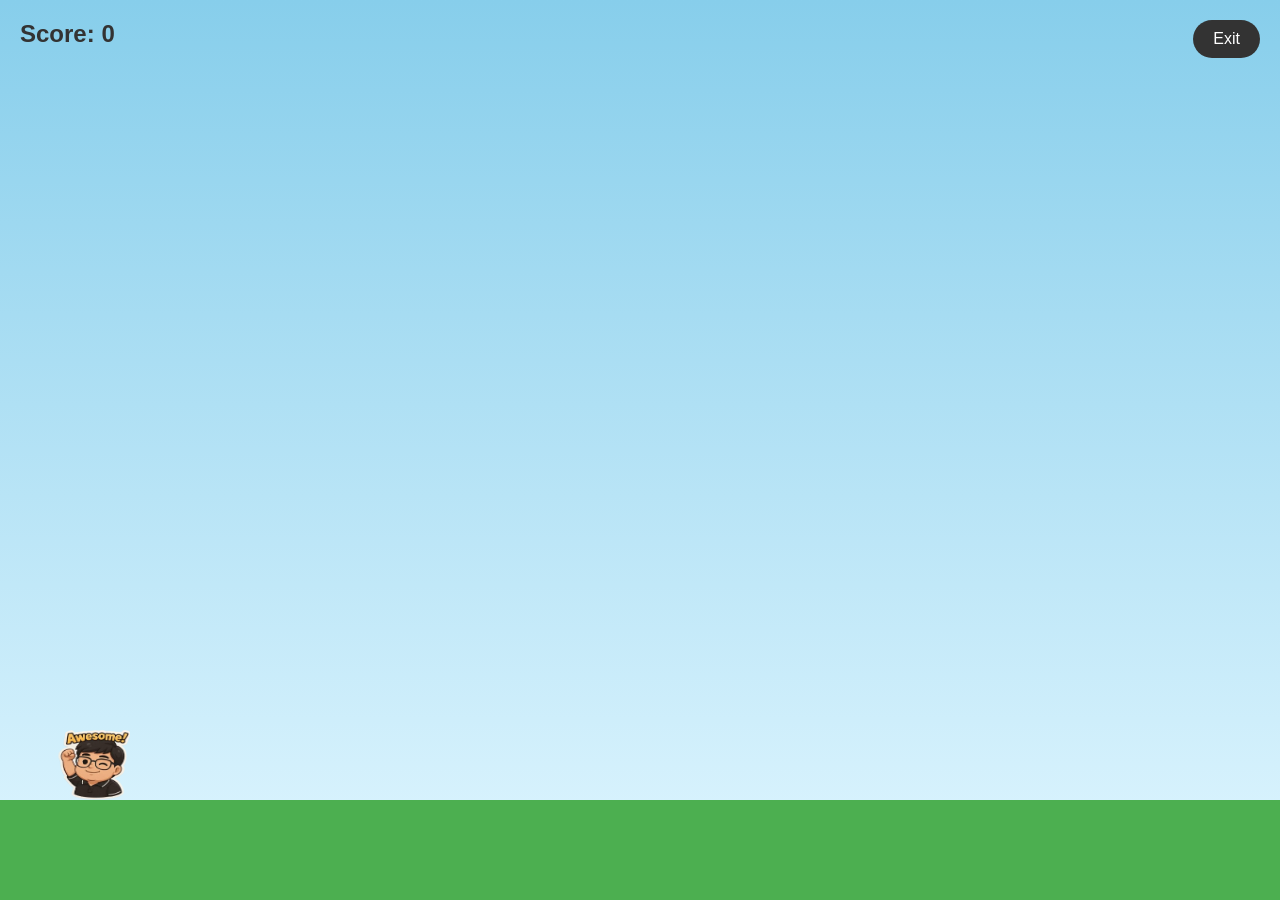
<file: runner.html>
<!DOCTYPE html>
<html lang="en">
<head>
    <meta charset="UTF-8">
    <meta name="viewport" content="width=device-width, initial-scale=1.0, maximum-scale=1.0, user-scalable=no">
    <title>Awesome Runner</title>
    <style>
        body { margin: 0; overflow: hidden; background: #87CEEB; font-family: sans-serif; }
        canvas { display: block; background: linear-gradient(#87CEEB, #E0F6FF); }
        .ui {
            position: absolute; top: 20px; left: 20px;
            font-size: 24px; font-weight: bold; color: #333;
            pointer-events: none;
        }
        .back-btn {
            position: absolute; top: 20px; right: 20px;
            padding: 10px 20px; background: #333; color: white;
            border: none; border-radius: 20px; cursor: pointer; text-decoration: none;
            z-index: 10;
        }
    </style>
</head>
<body>

    <div class="ui">Score: <span id="score">0</span></div>
    <a href="gamehub.html" class="back-btn">Exit</a>
    <canvas id="gameCanvas"></canvas>

<script>
    const canvas = document.getElementById('gameCanvas');
    const ctx = canvas.getContext('2d');
    const scoreElement = document.getElementById('score');

    function resize() {
        canvas.width = window.innerWidth;
        canvas.height = window.innerHeight;
    }
    window.addEventListener('resize', resize);
    resize();

    // Game Variables
    let score = 0;
    let gameActive = true;
    const gravity = 0.6;
    const groundHeight = 100;

    const playerImg = new Image();
    playerImg.src = 'awesome.png';

    const player = {
        x: 50,
        y: 0,
        width: 80,
        height: 80,
        dy: 0,
        jumpForce: -15,
        grounded: false
    };

    const obstacles = [];
    let spawnTimer = 0;

    function spawnObstacle() {
        obstacles.push({
            x: canvas.width,
            y: canvas.height - groundHeight - 50,
            width: 40,
            height: 50,
            speed: 6 + (score / 100)
        });
    }

    function jump() {
        if (player.grounded && gameActive) {
            player.dy = player.jumpForce;
            player.grounded = false;
        } else if (!gameActive) {
            location.reload(); 
        }
    }

    // --- FIXED CONTROLS FOR LAPTOP/PC ---
    // 1. Keyboard Support (Space and ArrowUp)
    window.addEventListener('keydown', (e) => { 
        if (e.code === 'Space' || e.code === 'ArrowUp') {
            e.preventDefault(); // Prevents the page from scrolling down
            jump();
        }
    });

    // 2. Mouse Click Support
    window.addEventListener('mousedown', (e) => {
        if (e.button === 0) jump(); // Left click to jump
    });

    // 3. Touch Support (Mobile)
    window.addEventListener('touchstart', (e) => {
        // Prevent default only if game is active to allow the "Exit" link to work
        if (gameActive) e.preventDefault(); 
        jump();
    });

    function update() {
        if (!gameActive) return;

        ctx.clearRect(0, 0, canvas.width, canvas.height);

        // Draw Ground
        ctx.fillStyle = '#4CAF50';
        ctx.fillRect(0, canvas.height - groundHeight, canvas.width, groundHeight);

        // Player Physics
        player.dy += gravity;
        player.y += player.dy;

        if (player.y + player.height > canvas.height - groundHeight) {
            player.y = canvas.height - groundHeight - player.height;
            player.dy = 0;
            player.grounded = true;
        }

        ctx.drawImage(playerImg, player.x, player.y, player.width, player.height);

        spawnTimer++;
        if (spawnTimer > Math.max(60, 120 - score/10)) {
            spawnObstacle();
            spawnTimer = 0;
        }

        obstacles.forEach((obs, index) => {
            obs.x -= obs.speed;
            
            ctx.fillStyle = '#e74c3c';
            ctx.fillRect(obs.x, obs.y, obs.width, obs.height);

            if (
                player.x < obs.x + obs.width &&
                player.x + player.width > obs.x &&
                player.y < obs.y + obs.height &&
                player.y + player.height > obs.y
            ) {
                gameOver();
            }

            if (obs.x + obs.width < 0) {
                obstacles.splice(index, 1);
                score += 10;
                scoreElement.innerText = score;
            }
        });

        requestAnimationFrame(update);
    }

    function gameOver() {
        gameActive = false;
        ctx.fillStyle = 'rgba(0,0,0,0.7)';
        ctx.fillRect(0, 0, canvas.width, canvas.height);
        ctx.fillStyle = 'white';
        ctx.textAlign = 'center';
        ctx.font = '40px Arial';
        ctx.fillText('GAME OVER!', canvas.width / 2, canvas.height / 2);
        ctx.font = '20px Arial';
        ctx.fillText('Click, Press Space/Up, or Tap to Restart', canvas.width / 2, canvas.height / 2 + 50);
    }

    playerImg.onload = update;
</script>
</body>
</html>
</file>
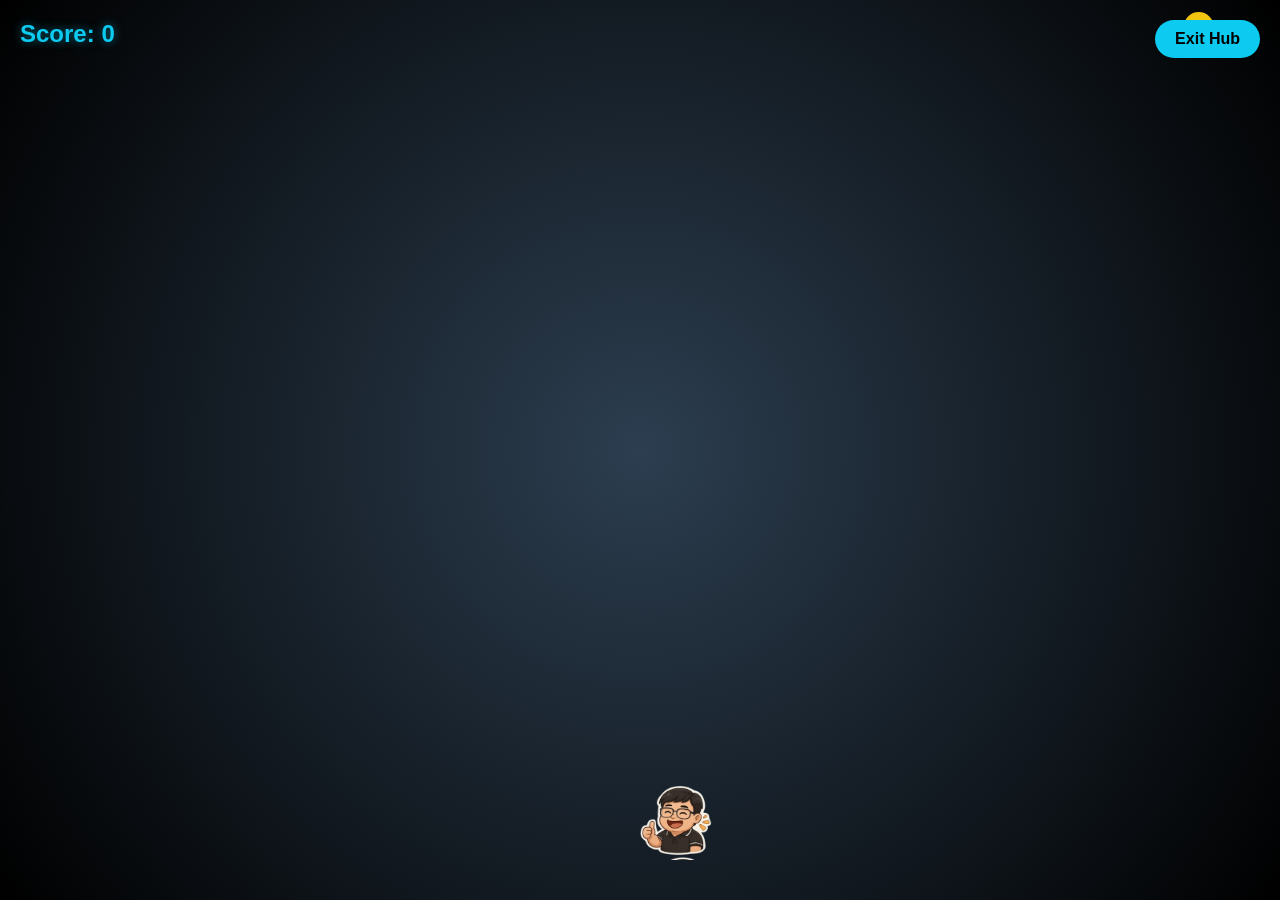
<file: vibe-catcher.html>
<!DOCTYPE html>
<html lang="en">
<head>
    <meta charset="UTF-8">
    <meta name="viewport" content="width=device-width, initial-scale=1.0, maximum-scale=1.0, user-scalable=no">
    <title>Vibe Catcher | Jijiz Game Hub</title>
    <style>
        body { margin: 0; overflow: hidden; background: #1a1a1a; font-family: 'Segoe UI', Tahoma, sans-serif; }
        canvas { display: block; background: radial-gradient(circle, #2c3e50, #000000); }
        .ui {
            position: absolute; top: 20px; left: 20px;
            font-size: 24px; font-weight: bold; color: #0dcaf0;
            pointer-events: none; text-shadow: 0 0 10px rgba(13, 202, 240, 0.5);
        }
        .back-btn {
            position: absolute; top: 20px; right: 20px;
            padding: 10px 20px; background: #0dcaf0; color: #000;
            border: none; border-radius: 20px; cursor: pointer; 
            text-decoration: none; font-weight: bold; z-index: 10;
        }
    </style>
</head>
<body>

    <div class="ui">Score: <span id="score">0</span></div>
    <a href="gamehub.html" class="back-btn">Exit Hub</a>
    <canvas id="gameCanvas"></canvas>

<script>
    const canvas = document.getElementById('gameCanvas');
    const ctx = canvas.getContext('2d');
    const scoreElement = document.getElementById('score');

    function resize() {
        canvas.width = window.innerWidth;
        canvas.height = window.innerHeight;
    }
    window.addEventListener('resize', resize);
    resize();

    // Game Variables
    let score = 0;
    let gameActive = true;
    
    // Load Player Sticker (Thumbs Up)
    const playerImg = new Image();
    playerImg.src = 'thumbsup.png';

    const player = {
        x: canvas.width / 2,
        y: canvas.height - 120,
        width: 80,
        height: 80,
        speed: 8
    };

    // Vibe Items (Objects to catch)
    const items = [];
    let spawnTimer = 0;

    function spawnItem() {
        items.push({
            x: Math.random() * (canvas.width - 40),
            y: -50,
            width: 40,
            height: 40,
            speed: 3 + (score / 50),
            color: '#f1c40f' // Gold vibes
        });
    }

    // Controls Logic
    let moveLeft = false;
    let moveRight = false;

    window.addEventListener('keydown', (e) => {
        if (e.code === 'ArrowLeft') moveLeft = true;
        if (e.code === 'ArrowRight') moveRight = true;
    });

    window.addEventListener('keyup', (e) => {
        if (e.code === 'ArrowLeft') moveLeft = false;
        if (e.code === 'ArrowRight') moveRight = false;
    });

    // Touch/Mouse Follow Logic
    canvas.addEventListener('mousemove', (e) => {
        player.x = e.clientX - player.width / 2;
    });

    canvas.addEventListener('touchmove', (e) => {
        player.x = e.touches[0].clientX - player.width / 2;
        e.preventDefault();
    }, {passive: false});

    function update() {
        if (!gameActive) return;

        ctx.clearRect(0, 0, canvas.width, canvas.height);

        // Move Player via Keyboard
        if (moveLeft && player.x > 0) player.x -= player.speed;
        if (moveRight && player.x < canvas.width - player.width) player.x += player.speed;

        // Draw Player
        ctx.drawImage(playerImg, player.x, player.y, player.width, player.height);

        // Items Logic
        spawnTimer++;
        if (spawnTimer > 40) {
            spawnItem();
            spawnTimer = 0;
        }

        items.forEach((item, index) => {
            item.y += item.speed;
            
            // Draw Falling Vibe
            ctx.fillStyle = item.color;
            ctx.beginPath();
            ctx.arc(item.x + 20, item.y + 20, 15, 0, Math.PI * 2);
            ctx.fill();

            // Collision Detection (Catching logic)
            if (
                player.x < item.x + item.width &&
                player.x + player.width > item.x &&
                player.y < item.y + item.height &&
                player.y + player.height > item.y
            ) {
                items.splice(index, 1);
                score += 10;
                scoreElement.innerText = score;
            }

            // Missed Item (Game Over)
            if (item.y > canvas.height) {
                gameOver();
            }
        });

        requestAnimationFrame(update);
    }

    function gameOver() {
        gameActive = false;
        ctx.fillStyle = 'rgba(0,0,0,0.8)';
        ctx.fillRect(0, 0, canvas.width, canvas.height);
        ctx.fillStyle = '#0dcaf0';
        ctx.textAlign = 'center';
        ctx.font = 'bold 40px Segoe UI';
        ctx.fillText('VIBE LOST!', canvas.width / 2, canvas.height / 2);
        ctx.font = '20px Segoe UI';
        ctx.fillStyle = 'white';
        ctx.fillText('Final Score: ' + score, canvas.width / 2, canvas.height / 2 + 40);
        ctx.fillText('Tap or Refresh to Try Again', canvas.width / 2, canvas.height / 2 + 80);
    }

    canvas.addEventListener('click', () => {
        if (!gameActive) location.reload();
    });

    playerImg.onload = update;
</script>
</body>
</html>
</file>
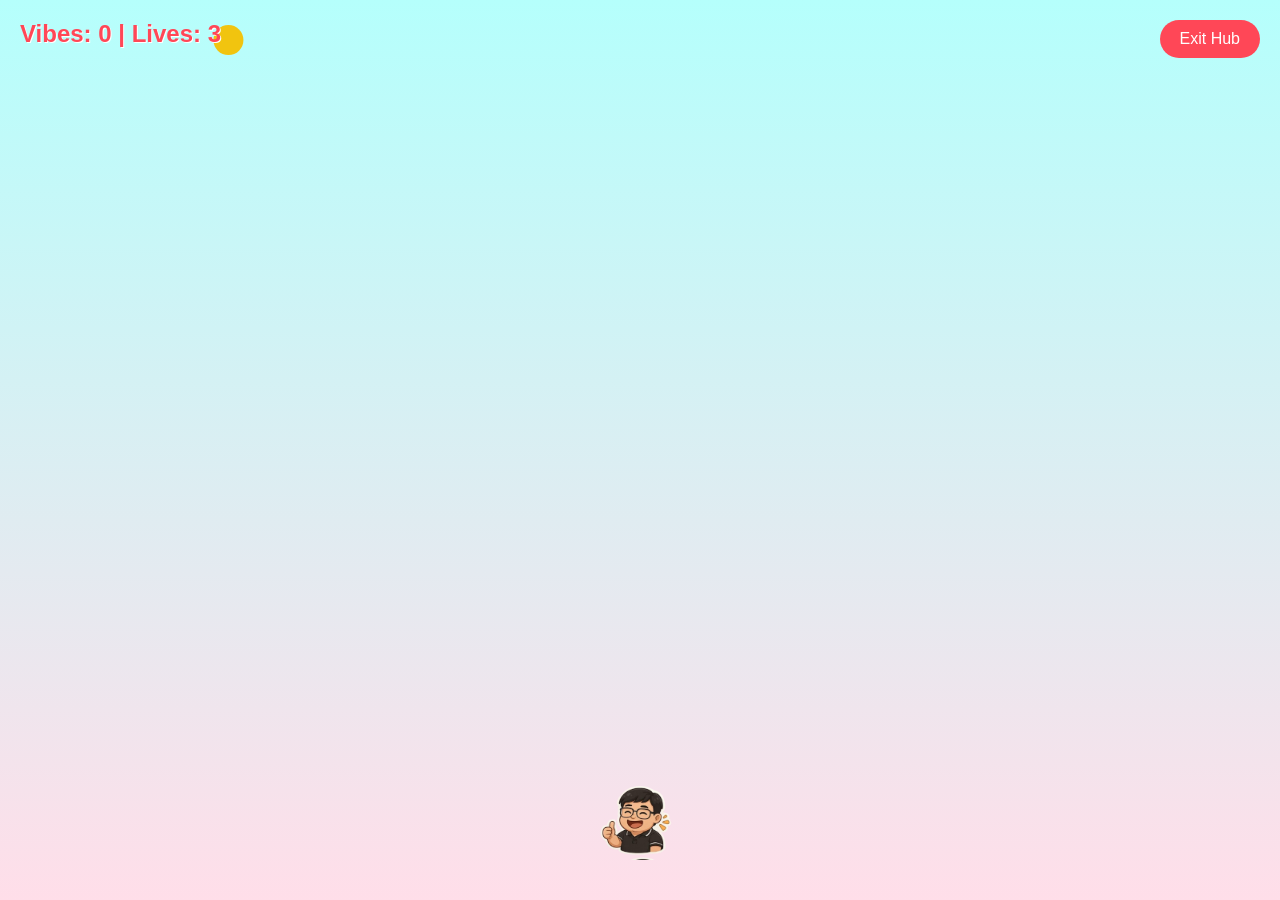
<file: vibe.html>
<!DOCTYPE html>
<html lang="en">
<head>
    <meta charset="UTF-8">
    <meta name="viewport" content="width=device-width, initial-scale=1.0, maximum-scale=1.0, user-scalable=no">
    <title>Vibe Catcher - Jijiz Games</title>
    <style>
        body { margin: 0; overflow: hidden; background: #FFDEE9; font-family: sans-serif; }
        canvas { display: block; background: linear-gradient(0deg, #FFDEE9 0%, #B5FFFC 100%); }
        .ui {
            position: absolute; top: 20px; left: 20px;
            font-size: 24px; font-weight: bold; color: #ff4757;
            pointer-events: none; text-shadow: 1px 1px white;
        }
        .back-btn {
            position: absolute; top: 20px; right: 20px;
            padding: 10px 20px; background: #ff4757; color: white;
            border: none; border-radius: 20px; cursor: pointer; text-decoration: none; z-index: 10;
        }
    </style>
</head>
<body>

    <div class="ui">Vibes: <span id="score">0</span> | Lives: <span id="lives">3</span></div>
    <a href="gamehub.html" class="back-btn">Exit Hub</a>
    <canvas id="vibeCanvas"></canvas>

<script>
    const canvas = document.getElementById('vibeCanvas');
    const ctx = canvas.getContext('2d');
    const scoreElement = document.getElementById('score');
    const livesElement = document.getElementById('lives');

    function resize() {
        canvas.width = window.innerWidth;
        canvas.height = window.innerHeight;
    }
    window.addEventListener('resize', resize);
    resize();

    let score = 0;
    let lives = 3;
    let gameActive = true;

    // Load Character
    const playerImg = new Image();
    playerImg.src = 'thumbsup.png';

    const player = {
        x: canvas.width / 2 - 40,
        y: canvas.height - 120,
        width: 80,
        height: 80,
        speed: 15
    };

    const items = [];
    let itemTimer = 0;

    // Control Logic
    let targetX = player.x;
    window.addEventListener('mousemove', (e) => { targetX = e.clientX - player.width / 2; });
    window.addEventListener('touchmove', (e) => { 
        targetX = e.touches[0].clientX - player.width / 2; 
        e.preventDefault();
    }, {passive: false});

    function spawnItem() {
        const isBug = Math.random() > 0.7; // 30% chance na Bug ang lumabas
        items.push({
            x: Math.random() * (canvas.width - 40),
            y: -50,
            width: 40,
            height: 40,
            type: isBug ? 'bug' : 'vibe',
            speed: 3 + Math.random() * 4 + (score / 100)
        });
    }

    function update() {
        if (!gameActive) return;

        ctx.clearRect(0, 0, canvas.width, canvas.height);

        // Smooth movement
        player.x += (targetX - player.x) * 0.2;

        // Draw Player
        ctx.drawImage(playerImg, player.x, player.y, player.width, player.height);

        // Items Logic
        itemTimer++;
        if (itemTimer > 40) {
            spawnItem();
            itemTimer = 0;
        }

        items.forEach((item, index) => {
            item.y += item.speed;

            // Draw Item
            if (item.type === 'vibe') {
                ctx.fillStyle = '#f1c40f'; // Gold for vibes
                ctx.beginPath();
                ctx.arc(item.x + 20, item.y + 20, 15, 0, Math.PI * 2);
                ctx.fill();
            } else {
                ctx.fillStyle = '#2f3542'; // Dark for bugs
                ctx.fillRect(item.x, item.y, 30, 30);
            }

            // Collision Detection
            
            if (
                player.x < item.x + item.width &&
                player.x + player.width > item.x &&
                player.y < item.y + item.height &&
                player.y + player.height > item.y
            ) {
                items.splice(index, 1);
                if (item.type === 'vibe') {
                    score += 5;
                    scoreElement.innerText = score;
                } else {
                    lives--;
                    livesElement.innerText = lives;
                    if (lives <= 0) gameOver();
                }
            }

            // Remove if out of screen
            if (item.y > canvas.height) {
                items.splice(index, 1);
            }
        });

        requestAnimationFrame(update);
    }

    function gameOver() {
        gameActive = false;
        ctx.fillStyle = 'rgba(0,0,0,0.8)';
        ctx.fillRect(0, 0, canvas.width, canvas.height);
        ctx.fillStyle = 'white';
        ctx.textAlign = 'center';
        ctx.font = 'bold 40px Arial';
        ctx.fillText('OUT OF VIBES!', canvas.width / 2, canvas.height / 2);
        ctx.font = '20px Arial';
        ctx.fillText('Score: ' + score, canvas.width / 2, canvas.height / 2 + 50);
        ctx.fillText('Tap to Try Again', canvas.width / 2, canvas.height / 2 + 100);
    }

    window.addEventListener('mousedown', () => { if(!gameActive) location.reload(); });
    playerImg.onload = update;
</script>
</body>
</html>
</file>
<file: style.css>
/* ============================================
   JIZRYL ARBOLEDA — ENHANCED PORTFOLIO CSS
   Dark/Gold Theme | Syne + DM Sans
   ============================================ */

:root {
  --gold: #f5c542;
  --gold-light: #fad96a;
  --gold-dim: rgba(245, 197, 66, 0.15);
  --gold-border: rgba(245, 197, 66, 0.3);
  --black: #0a0a0a;
  --dark: #111111;
  --dark2: #181818;
  --dark3: #222222;
  --card-bg: #161616;
  --border: rgba(255,255,255,0.07);
  --text: #f0f0f0;
  --text-muted: #888;
  --text-dim: #555;
  --white: #ffffff;
  --radius: 14px;
  --radius-sm: 8px;
  --transition: 0.35s cubic-bezier(0.4, 0, 0.2, 1);
}

body.light-mode {
  --black: #f5f5f0;
  --dark: #eeede8;
  --dark2: #e8e7e2;
  --dark3: #dddcd7;
  --card-bg: #ffffff;
  --border: rgba(0,0,0,0.08);
  --text: #111111;
  --text-muted: #666;
  --text-dim: #aaa;
  --gold-dim: rgba(180, 140, 20, 0.1);
  --gold-border: rgba(180, 140, 20, 0.25);
}

* { box-sizing: border-box; margin: 0; padding: 0; }

html { scroll-behavior: smooth; }

body {
  background: var(--black);
  color: var(--text);
  font-family: 'DM Sans', sans-serif;
  font-size: 16px;
  line-height: 1.7;
  transition: background var(--transition), color var(--transition);
  overflow-x: hidden;
}

img { max-width: 100%; height: auto; display: block; }

/* ---- TYPOGRAPHY ---- */
h1, h2, h3, h4, h5, h6 {
  font-family: 'Syne', sans-serif;
  line-height: 1.2;
}

.jz-gold { color: var(--gold); }

/* ---- NAVBAR ---- */
.jz-nav {
  background: rgba(10,10,10,0.85);
  backdrop-filter: blur(20px);
  -webkit-backdrop-filter: blur(20px);
  border-bottom: 1px solid var(--border);
  padding: 14px 0;
  transition: background var(--transition);
  z-index: 1000;
}

body.light-mode .jz-nav {
  background: rgba(245,245,240,0.9);
}

.jz-brand {
  font-family: 'Syne', sans-serif;
  font-weight: 800;
  font-size: 1.1rem;
  color: var(--gold) !important;
  text-decoration: none;
  letter-spacing: -0.5px;
}

.jz-link {
  color: var(--text-muted) !important;
  font-size: 0.9rem;
  font-weight: 500;
  padding: 6px 12px !important;
  border-radius: var(--radius-sm);
  transition: color var(--transition), background var(--transition);
}

.jz-link:hover {
  color: var(--gold) !important;
  background: var(--gold-dim);
}

.jz-cta-link {
  color: var(--gold) !important;
  font-size: 0.85rem;
  font-weight: 600;
  padding: 6px 14px !important;
  border: 1px solid var(--gold-border);
  border-radius: 20px;
  transition: all var(--transition);
}

.jz-cta-link:hover {
  background: var(--gold);
  color: #000 !important;
}

.jz-theme-btn {
  background: var(--dark3);
  border: 1px solid var(--border);
  color: var(--text-muted);
  width: 36px;
  height: 36px;
  border-radius: 50%;
  display: flex;
  align-items: center;
  justify-content: center;
  cursor: pointer;
  transition: all var(--transition);
  font-size: 14px;
}

.jz-theme-btn:hover {
  border-color: var(--gold);
  color: var(--gold);
}

/* ---- HERO ---- */
.jz-hero {
  position: relative;
  overflow: hidden;
  background: var(--black);
}

.jz-hero-bg {
  position: absolute;
  inset: 0;
  background:
    radial-gradient(ellipse 60% 50% at 70% 30%, rgba(245,197,66,0.07) 0%, transparent 70%),
    radial-gradient(ellipse 40% 40% at 20% 80%, rgba(245,197,66,0.04) 0%, transparent 60%);
  pointer-events: none;
}

.jz-hero-tag {
  display: inline-flex;
  align-items: center;
  gap: 8px;
  background: var(--gold-dim);
  border: 1px solid var(--gold-border);
  color: var(--gold);
  font-size: 0.8rem;
  font-weight: 600;
  padding: 6px 14px;
  border-radius: 20px;
  margin-bottom: 24px;
  letter-spacing: 0.3px;
  animation: fadeInDown 0.6s ease forwards;
}

.jz-dot {
  width: 7px;
  height: 7px;
  background: var(--gold);
  border-radius: 50%;
  animation: pulse 2s infinite;
}

@keyframes pulse {
  0%, 100% { opacity: 1; transform: scale(1); }
  50% { opacity: 0.5; transform: scale(1.4); }
}

.jz-hero-title {
  font-family: 'Syne', sans-serif;
  font-weight: 800;
  font-size: clamp(2.4rem, 5vw, 3.8rem);
  line-height: 1.1;
  color: var(--text);
  margin-bottom: 20px;
  animation: fadeInUp 0.7s 0.1s ease both;
}

.jz-hero-sub {
  color: var(--text-muted);
  font-size: 1.05rem;
  max-width: 520px;
  margin-bottom: 32px;
  animation: fadeInUp 0.7s 0.2s ease both;
}

.jz-hero-btns {
  display: flex;
  flex-wrap: wrap;
  gap: 12px;
  animation: fadeInUp 0.7s 0.3s ease both;
}

/* ---- BUTTONS ---- */
.jz-btn-primary {
  display: inline-flex;
  align-items: center;
  background: var(--gold);
  color: #000;
  font-weight: 700;
  font-family: 'Syne', sans-serif;
  font-size: 0.9rem;
  padding: 12px 28px;
  border-radius: var(--radius-sm);
  text-decoration: none;
  transition: all var(--transition);
  border: 2px solid var(--gold);
  letter-spacing: 0.3px;
}

.jz-btn-primary:hover {
  background: var(--gold-light);
  color: #000;
  transform: translateY(-2px);
  box-shadow: 0 8px 24px rgba(245,197,66,0.25);
}

.jz-btn-outline {
  display: inline-flex;
  align-items: center;
  background: transparent;
  color: var(--gold);
  font-weight: 600;
  font-family: 'Syne', sans-serif;
  font-size: 0.9rem;
  padding: 12px 28px;
  border-radius: var(--radius-sm);
  text-decoration: none;
  transition: all var(--transition);
  border: 2px solid var(--gold-border);
}

.jz-btn-outline:hover {
  border-color: var(--gold);
  background: var(--gold-dim);
  color: var(--gold);
  transform: translateY(-2px);
}

.jz-btn-ghost {
  display: inline-flex;
  align-items: center;
  background: var(--dark3);
  color: var(--text-muted);
  font-weight: 500;
  font-size: 0.9rem;
  padding: 12px 24px;
  border-radius: var(--radius-sm);
  text-decoration: none;
  transition: all var(--transition);
  border: 1px solid var(--border);
}

.jz-btn-ghost:hover {
  color: var(--text);
  border-color: var(--gold-border);
  transform: translateY(-2px);
}

/* ---- HERO STATS ---- */
.jz-stats {
  display: flex;
  align-items: center;
  gap: 24px;
  flex-wrap: wrap;
  animation: fadeInUp 0.7s 0.4s ease both;
}

.jz-stat { text-align: left; }
.jz-stat-num {
  display: block;
  font-family: 'Syne', sans-serif;
  font-weight: 800;
  font-size: 1.8rem;
  color: var(--gold);
  line-height: 1;
}

.jz-stat-label {
  display: block;
  font-size: 0.75rem;
  color: var(--text-muted);
  margin-top: 2px;
}

.jz-stat-div {
  width: 1px;
  height: 36px;
  background: var(--border);
}

/* ---- PROFILE ---- */
.jz-profile-wrap {
  position: relative;
  display: inline-block;
  animation: fadeIn 0.8s 0.2s ease both;
}

.jz-profile-ring {
  position: absolute;
  inset: -12px;
  border-radius: 50%;
  border: 2px solid var(--gold-border);
  animation: rotateRing 12s linear infinite;
}

@keyframes rotateRing {
  from { transform: rotate(0deg); }
  to { transform: rotate(360deg); }
}

.jz-profile-img {
  width: 280px;
  height: 280px;
  object-fit: cover;
  border-radius: 50%;
  border: 4px solid var(--gold);
  position: relative;
  z-index: 1;
  animation: pulseGlow 3s ease-in-out infinite alternate;
}

@keyframes pulseGlow {
  from { box-shadow: 0 0 20px rgba(245,197,66,0.2); }
  to { box-shadow: 0 0 50px rgba(245,197,66,0.5); }
}

@media (max-width: 576px) {
  .jz-profile-img { width: 200px; height: 200px; }
}

.jz-badge-card {
  position: absolute;
  background: var(--card-bg);
  border: 1px solid var(--gold-border);
  color: var(--gold);
  font-size: 0.78rem;
  font-weight: 600;
  padding: 7px 14px;
  border-radius: 20px;
  white-space: nowrap;
  z-index: 2;
  display: flex;
  align-items: center;
  gap: 6px;
  box-shadow: 0 4px 20px rgba(0,0,0,0.4);
  animation: floatBadge 4s ease-in-out infinite;
}

@keyframes floatBadge {
  0%, 100% { transform: translateY(0); }
  50% { transform: translateY(-8px); }
}

.jz-badge-1 { top: 20px; left: -20px; animation-delay: 0s; }
.jz-badge-2 { bottom: 40px; left: -30px; animation-delay: 1.2s; }
.jz-badge-3 { top: 50%; right: -20px; transform: translateY(-50%); animation-delay: 0.6s; }

@media (max-width: 992px) {
  .jz-badge-card { display: none; }
}

/* ---- SCROLL HINT ---- */
.jz-scroll-hint {
  position: absolute;
  bottom: 30px;
  left: 50%;
  transform: translateX(-50%);
  display: flex;
  flex-direction: column;
  align-items: center;
  gap: 8px;
  color: var(--text-dim);
  font-size: 0.7rem;
  letter-spacing: 2px;
  text-transform: uppercase;
}

.jz-scroll-line {
  width: 1px;
  height: 40px;
  background: linear-gradient(to bottom, var(--gold), transparent);
  animation: scrollLine 1.8s ease-in-out infinite;
}

@keyframes scrollLine {
  0% { transform: scaleY(0); transform-origin: top; }
  50% { transform: scaleY(1); transform-origin: top; }
  100% { transform: scaleY(0); transform-origin: bottom; }
}

/* ---- SECTIONS ---- */
.jz-section {
  padding: 90px 0;
}

.jz-section-alt {
  background: var(--dark);
}

.jz-section-header {
  text-align: center;
  margin-bottom: 56px;
}

.jz-eyebrow {
  display: inline-block;
  font-size: 0.75rem;
  font-weight: 700;
  letter-spacing: 3px;
  text-transform: uppercase;
  color: var(--gold);
  margin-bottom: 12px;
  opacity: 0.9;
}

.jz-section-title {
  font-family: 'Syne', sans-serif;
  font-weight: 800;
  font-size: clamp(1.8rem, 3.5vw, 2.6rem);
  color: var(--text);
  margin-bottom: 12px;
}

.jz-section-sub {
  color: var(--text-muted);
  font-size: 1rem;
  max-width: 520px;
  margin: 0 auto;
}

.jz-sub-heading {
  font-family: 'Syne', sans-serif;
  font-size: 1.2rem;
  font-weight: 700;
  color: var(--text);
}

/* ---- ABOUT ---- */
.jz-about-img-wrap {
  position: relative;
  display: inline-block;
  width: 100%;
}

.jz-about-img {
  width: 100%;
  max-width: 380px;
  height: 460px;
  object-fit: cover;
  border-radius: var(--radius);
  border: 2px solid var(--gold-border);
  display: block;
  margin: 0 auto;
}

.jz-about-exp-badge {
  position: absolute;
  bottom: 24px;
  right: 0;
  background: var(--gold);
  color: #000;
  border-radius: var(--radius-sm);
  padding: 16px 20px;
  text-align: center;
  box-shadow: 0 8px 32px rgba(0,0,0,0.4);
}

.jz-about-exp-num {
  display: block;
  font-family: 'Syne', sans-serif;
  font-weight: 800;
  font-size: 2rem;
  line-height: 1;
}

.jz-about-exp-text {
  font-size: 0.75rem;
  font-weight: 600;
  line-height: 1.3;
}

.jz-about-text {
  color: var(--text-muted);
  font-size: 1rem;
  margin-bottom: 16px;
}

.jz-expertise-card {
  background: var(--dark2);
  border: 1px solid var(--border);
  border-radius: var(--radius-sm);
  padding: 16px;
  text-align: center;
  transition: all var(--transition);
  height: 100%;
}

.jz-expertise-card:hover {
  border-color: var(--gold-border);
  background: var(--dark3);
  transform: translateY(-4px);
}

.jz-expertise-card i {
  font-size: 1.5rem;
  color: var(--gold);
  margin-bottom: 10px;
  display: block;
}

.jz-expertise-card h6 {
  font-family: 'Syne', sans-serif;
  font-size: 0.9rem;
  color: var(--text);
  margin-bottom: 6px;
}

.jz-expertise-card p {
  font-size: 0.78rem;
  color: var(--text-muted);
  margin: 0;
}

.jz-info-item {
  display: inline-flex;
  align-items: center;
  gap: 7px;
  font-size: 0.82rem;
  color: var(--text-muted);
  background: var(--dark3);
  border: 1px solid var(--border);
  padding: 6px 12px;
  border-radius: 20px;
}

.jz-info-item i { color: var(--gold); font-size: 0.78rem; }

/* ---- WORKS ---- */
.jz-work-card {
  background: var(--card-bg);
  border: 1px solid var(--border);
  border-radius: var(--radius);
  padding: 28px;
  height: 100%;
  transition: all var(--transition);
  position: relative;
  overflow: hidden;
}

.jz-work-card::before {
  content: '';
  position: absolute;
  top: 0; left: 0; right: 0;
  height: 2px;
  background: linear-gradient(90deg, transparent, var(--gold), transparent);
  opacity: 0;
  transition: opacity var(--transition);
}

.jz-work-card:hover {
  border-color: var(--gold-border);
  transform: translateY(-6px);
  box-shadow: 0 20px 40px rgba(0,0,0,0.3);
}

.jz-work-card:hover::before { opacity: 1; }

.jz-work-icon {
  width: 52px;
  height: 52px;
  border-radius: var(--radius-sm);
  display: flex;
  align-items: center;
  justify-content: center;
  font-size: 1.4rem;
  margin-bottom: 18px;
}

.jz-work-card h5 {
  font-family: 'Syne', sans-serif;
  font-size: 1rem;
  font-weight: 700;
  color: var(--text);
  margin-bottom: 10px;
}

.jz-work-card p {
  font-size: 0.88rem;
  color: var(--text-muted);
  line-height: 1.6;
  margin-bottom: 16px;
}

.jz-tags {
  display: flex;
  flex-wrap: wrap;
  gap: 6px;
  margin-bottom: 16px;
}

.jz-tags span {
  background: var(--dark3);
  border: 1px solid var(--border);
  color: var(--text-muted);
  font-size: 0.72rem;
  font-weight: 600;
  padding: 3px 10px;
  border-radius: 20px;
  letter-spacing: 0.3px;
}

.jz-work-link {
  display: inline-flex;
  align-items: center;
  gap: 6px;
  color: var(--gold);
  font-size: 0.85rem;
  font-weight: 600;
  text-decoration: none;
  transition: gap var(--transition);
}

.jz-work-link:hover { gap: 10px; color: var(--gold-light); }

/* ---- PROJECT CAROUSEL ---- */
.jz-carousel { position: relative; padding: 0 40px; }

.jz-project-card {
  background: var(--card-bg);
  border: 1px solid var(--border);
  border-radius: var(--radius);
  overflow: hidden;
  transition: all var(--transition);
  height: 100%;
}

.jz-project-card:hover {
  border-color: var(--gold-border);
  transform: translateY(-4px);
}

.jz-project-card img {
  width: 100%;
  height: 200px;
  object-fit: cover;
  transition: transform 0.5s ease;
}

.jz-project-card:hover img { transform: scale(1.05); }

.jz-project-body {
  padding: 18px;
}

.jz-project-body h6 {
  font-family: 'Syne', sans-serif;
  font-size: 0.95rem;
  font-weight: 700;
  color: var(--text);
  margin-bottom: 6px;
}

.jz-project-body p {
  font-size: 0.83rem;
  color: var(--text-muted);
  margin: 0;
}

.jz-carousel-btn {
  position: absolute;
  top: 50%;
  transform: translateY(-50%);
  background: var(--card-bg) !important;
  border: 1px solid var(--gold-border) !important;
  color: var(--gold) !important;
  width: 40px;
  height: 40px;
  border-radius: 50%;
  display: flex;
  align-items: center;
  justify-content: center;
  opacity: 1 !important;
  transition: all var(--transition);
}

.jz-carousel-btn:hover {
  background: var(--gold) !important;
  color: #000 !important;
}

.carousel-control-prev.jz-carousel-btn { left: 0; }
.carousel-control-next.jz-carousel-btn { right: 0; }

/* ---- SKILLS ---- */
.jz-skill-group {
  background: var(--card-bg);
  border: 1px solid var(--border);
  border-radius: var(--radius);
  overflow: hidden;
  height: 100%;
  transition: border-color var(--transition);
}

.jz-skill-group:hover { border-color: var(--gold-border); }

.jz-skill-group-header {
  background: var(--dark3);
  padding: 14px 20px;
  font-family: 'Syne', sans-serif;
  font-size: 0.88rem;
  font-weight: 700;
  color: var(--gold);
  display: flex;
  align-items: center;
  gap: 8px;
  border-bottom: 1px solid var(--border);
}

.jz-skill-list { padding: 12px; }

.jz-skill-item {
  display: flex;
  align-items: center;
  gap: 10px;
  padding: 10px 12px;
  border-radius: var(--radius-sm);
  font-size: 0.88rem;
  color: var(--text-muted);
  transition: all var(--transition);
  cursor: default;
}

.jz-skill-item:hover {
  background: var(--dark3);
  color: var(--text);
}

.jz-skill-item i { font-size: 1rem; width: 20px; text-align: center; }

.jz-skill-tags {
  display: flex;
  flex-wrap: wrap;
  gap: 10px;
  justify-content: center;
}

.jz-skill-tags span {
  background: var(--dark2);
  border: 1px solid var(--gold-border);
  color: var(--gold);
  font-size: 0.82rem;
  font-weight: 600;
  padding: 8px 18px;
  border-radius: 20px;
  transition: all var(--transition);
  animation: floatTag 5s ease-in-out infinite;
}

.jz-skill-tags span:nth-child(even) { animation-delay: 1.5s; }
.jz-skill-tags span:nth-child(3n) { animation-delay: 0.8s; }

@keyframes floatTag {
  0%, 100% { transform: translateY(0); }
  50% { transform: translateY(-5px); }
}

.jz-skill-tags span:hover {
  background: var(--gold);
  color: #000;
  transform: translateY(-3px) scale(1.05);
}

/* ---- TESTIMONIALS ---- */
.jz-testi-card {
  background: var(--card-bg);
  border: 1px solid var(--border);
  border-radius: var(--radius);
  padding: 32px;
  height: 100%;
  transition: all var(--transition);
  position: relative;
}

.jz-testi-card:hover {
  border-color: var(--gold-border);
  transform: translateY(-6px);
  box-shadow: 0 16px 40px rgba(0,0,0,0.3);
}

.jz-testi-quote {
  color: var(--gold);
  font-size: 1.8rem;
  opacity: 0.4;
  margin-bottom: 16px;
  line-height: 1;
}

.jz-testi-card p {
  color: var(--text-muted);
  font-size: 0.92rem;
  font-style: italic;
  line-height: 1.7;
  margin-bottom: 24px;
}

.jz-testi-person {
  display: flex;
  align-items: center;
  gap: 14px;
  padding-top: 20px;
  border-top: 1px solid var(--border);
}

.jz-testi-person img {
  width: 52px;
  height: 52px;
  border-radius: 50%;
  object-fit: cover;
  border: 2px solid var(--gold-border);
  flex-shrink: 0;
}

.jz-testi-person div { display: flex; flex-direction: column; }
.jz-testi-person strong { font-size: 0.9rem; color: var(--gold); font-weight: 700; }
.jz-testi-person span { font-size: 0.78rem; color: var(--text-dim); margin-top: 2px; }

/* ---- GALLERY ---- */
.jz-album-card {
  display: block;
  position: relative;
  overflow: hidden;
  border-radius: var(--radius);
  border: 1px solid var(--border);
  text-decoration: none;
  transition: all var(--transition);
  height: 240px;
  background: var(--dark3);
}

.jz-album-card:hover {
  border-color: var(--gold-border);
  transform: translateY(-6px);
  box-shadow: 0 20px 40px rgba(0,0,0,0.4);
}

.jz-album-card img {
  width: 100%;
  height: 100%;
  object-fit: cover;
  filter: grayscale(30%) brightness(0.85);
  transition: all 0.5s ease;
}

.jz-album-card:hover img {
  filter: grayscale(0%) brightness(1);
  transform: scale(1.06);
}

.jz-album-overlay {
  position: absolute;
  bottom: 0; left: 0; right: 0;
  background: linear-gradient(to top, rgba(0,0,0,0.85), transparent);
  padding: 24px 16px 16px;
  transform: translateY(8px);
  transition: transform var(--transition);
}

.jz-album-card:hover .jz-album-overlay { transform: translateY(0); }

.jz-album-overlay h6 {
  font-family: 'Syne', sans-serif;
  font-size: 0.95rem;
  font-weight: 700;
  color: var(--gold);
  margin-bottom: 2px;
}

.jz-album-overlay p {
  font-size: 0.78rem;
  color: rgba(255,255,255,0.6);
  margin: 0;
}

/* ---- RESUME / SUMMARY ---- */
.jz-resume-card {
  background: var(--card-bg);
  border: 1px solid var(--border);
  border-radius: var(--radius);
  padding: 32px;
  height: 100%;
}

.jz-resume-section-title {
  font-family: 'Syne', sans-serif;
  font-size: 0.95rem;
  font-weight: 700;
  color: var(--gold);
  margin-bottom: 20px;
  display: flex;
  align-items: center;
  gap: 8px;
}

.jz-timeline { position: relative; padding-left: 20px; }

.jz-timeline::before {
  content: '';
  position: absolute;
  left: 5px; top: 8px; bottom: 8px;
  width: 1px;
  background: var(--border);
}

.jz-timeline-item {
  position: relative;
  padding-left: 20px;
  margin-bottom: 24px;
}

.jz-timeline-item:last-child { margin-bottom: 0; }

.jz-timeline-dot {
  position: absolute;
  left: -17px;
  top: 6px;
  width: 10px;
  height: 10px;
  border-radius: 50%;
  background: var(--gold);
  border: 2px solid var(--black);
  z-index: 1;
}

.jz-dot-muted { background: var(--text-dim) !important; }

.jz-timeline-item strong {
  display: block;
  font-size: 0.92rem;
  color: var(--text);
  font-weight: 600;
  margin-bottom: 2px;
}

.jz-timeline-company {
  display: block;
  font-size: 0.8rem;
  color: var(--gold);
  margin-bottom: 2px;
}

.jz-timeline-date {
  display: block;
  font-size: 0.75rem;
  color: var(--text-dim);
  margin-bottom: 6px;
}

.jz-timeline-item p {
  font-size: 0.82rem;
  color: var(--text-muted);
  margin: 0;
  line-height: 1.5;
}

.jz-highlight-card {
  background: var(--card-bg);
  border: 1px solid var(--border);
  border-radius: var(--radius-sm);
  padding: 18px;
  transition: all var(--transition);
  height: 100%;
}

.jz-highlight-card:hover {
  border-color: var(--gold-border);
  background: var(--dark3);
  transform: translateY(-3px);
}

.jz-highlight-icon {
  font-size: 1.4rem;
  margin-bottom: 10px;
}

.jz-highlight-card p {
  font-size: 0.83rem;
  color: var(--text-muted);
  margin: 0;
  line-height: 1.6;
}

/* ---- CONTACT ---- */
.jz-contact-info {
  display: flex;
  flex-direction: column;
  gap: 20px;
}

.jz-contact-item {
  display: flex;
  align-items: flex-start;
  gap: 16px;
}

.jz-contact-item i {
  width: 40px;
  height: 40px;
  background: var(--gold-dim);
  color: var(--gold);
  border-radius: var(--radius-sm);
  display: flex;
  align-items: center;
  justify-content: center;
  font-size: 0.95rem;
  flex-shrink: 0;
  border: 1px solid var(--gold-border);
}

.jz-contact-item strong {
  display: block;
  font-size: 0.82rem;
  color: var(--text-muted);
  margin-bottom: 2px;
}

.jz-contact-item span {
  font-size: 0.92rem;
  color: var(--text);
}

.jz-socials {
  display: flex;
  gap: 10px;
}

.jz-social-btn {
  width: 42px;
  height: 42px;
  border-radius: var(--radius-sm);
  display: flex;
  align-items: center;
  justify-content: center;
  font-size: 0.95rem;
  text-decoration: none;
  transition: all var(--transition);
  border: 1px solid var(--border);
  color: var(--text-muted);
  background: var(--card-bg);
}

.jz-social-btn:hover { transform: translateY(-3px); color: #fff; }
.jz-fb:hover { background: #1877F2; border-color: #1877F2; }
.jz-li:hover { background: #0077B5; border-color: #0077B5; }
.jz-gh:hover { background: #333; border-color: #555; }
.jz-ig:hover { background: #E4405F; border-color: #E4405F; }

/* ---- FORM ---- */
.jz-input {
  width: 100%;
  background: var(--card-bg);
  border: 1px solid var(--border);
  color: var(--text);
  padding: 12px 16px;
  border-radius: var(--radius-sm);
  font-size: 0.92rem;
  font-family: 'DM Sans', sans-serif;
  transition: border-color var(--transition);
  outline: none;
}

.jz-input:focus { border-color: var(--gold-border); }
.jz-input::placeholder { color: var(--text-dim); }
.jz-textarea { resize: vertical; min-height: 120px; }

/* ---- FOOTER ---- */
.jz-footer {
  background: var(--dark);
  border-top: 1px solid var(--gold-border);
  padding: 32px 0;
}

.jz-footer-link {
  color: var(--text-muted);
  text-decoration: none;
  font-size: 0.82rem;
  margin-left: 16px;
  transition: color var(--transition);
}

.jz-footer-link:hover { color: var(--gold); }

/* ---- ANIMATIONS ---- */
@keyframes fadeInUp {
  from { opacity: 0; transform: translateY(24px); }
  to { opacity: 1; transform: translateY(0); }
}

@keyframes fadeInDown {
  from { opacity: 0; transform: translateY(-16px); }
  to { opacity: 1; transform: translateY(0); }
}

@keyframes fadeIn {
  from { opacity: 0; }
  to { opacity: 1; }
}

/* ---- SCROLL REVEAL ---- */
.jz-reveal {
  opacity: 0;
  transform: translateY(28px);
  transition: opacity 0.7s ease, transform 0.7s ease;
}

.jz-reveal.visible {
  opacity: 1;
  transform: translateY(0);
}

/* ---- LIGHT MODE OVERRIDES ---- */
body.light-mode .jz-work-card,
body.light-mode .jz-testi-card,
body.light-mode .jz-project-card,
body.light-mode .jz-skill-group,
body.light-mode .jz-resume-card,
body.light-mode .jz-highlight-card { background: #ffffff; }

body.light-mode .jz-expertise-card,
body.light-mode .jz-social-btn { background: #f5f5f0; }

body.light-mode .jz-skill-group-header { background: #eeeee8; }

body.light-mode .jz-input {
  background: #ffffff;
  color: #111;
  border-color: rgba(0,0,0,0.15);
}

body.light-mode .jz-input::placeholder { color: #bbb; }

body.light-mode .jz-album-overlay h6 { color: var(--gold); }

/* ---- NAVBAR TOGGLER ---- */
.navbar-toggler-icon {
  filter: invert(1);
}

body.light-mode .navbar-toggler-icon { filter: none; }

/* ---- RESPONSIVE ---- */
@media (max-width: 768px) {
  .jz-section { padding: 60px 0; }
  .jz-hero-title { font-size: 2rem; }
  .jz-stats { gap: 16px; }
  .jz-stat-num { font-size: 1.5rem; }
  .jz-carousel { padding: 0 32px; }
  .jz-about-img { height: 340px; }
  .jz-scroll-hint { display: none; }
  .jz-profile-img { width: 220px; height: 220px; }
}

@media (max-width: 576px) {
  .jz-hero-btns { flex-direction: column; }
  .jz-btn-primary, .jz-btn-outline, .jz-btn-ghost { width: 100%; justify-content: center; }
  .jz-about-exp-badge { right: 10px; }
}

/* New badge style for self-taught projects */
        .badge-self-taught {
            font-size: 0.65rem;
            text-transform: uppercase;
            letter-spacing: 0.5px;
            background: rgba(13, 202, 240, 0.1);
            color: #0dcaf0;
            border: 1px solid rgba(13, 202, 240, 0.4);
            padding: 3px 8px;
            border-radius: 4px;
        }


.contribution-list li {
    color: #e0e0e0; /* Bright off-white for high contrast */
    margin-bottom: 15px;
    position: relative;
    padding-left: 25px;
    line-height: 1.6;
}


/* Make code tags stand out */
code {
    background-color: #2d2d2d;
    color: #ff79c6; /* Vibrant pink/purple for visibility */
    padding: 2px 6px;
    border-radius: 4px;
    font-family: 'Courier New', Courier, monospace;
}

body.light-mode .contribution-list li {
    color: #333;
}

/* ============================================
   ANIMATION & VISUAL UPGRADES v2
   ============================================ */

/* ---- PAGE LOAD TRANSITION ---- */
body {
  opacity: 0;
  transition: background var(--transition), color var(--transition), opacity 0.5s ease;
}

/* ---- HERO TITLE SHIMMER ---- */
.jz-hero-title .jz-gold {
  background: linear-gradient(
    90deg,
    var(--gold) 0%,
    var(--gold-light) 40%,
    #fff8dc 50%,
    var(--gold-light) 60%,
    var(--gold) 100%
  );
  background-size: 200% auto;
  -webkit-background-clip: text;
  -webkit-text-fill-color: transparent;
  background-clip: text;
  animation: shimmerText 3s linear infinite;
}

@keyframes shimmerText {
  0% { background-position: 200% center; }
  100% { background-position: -200% center; }
}

/* ---- SECTION DIVIDER ANIMATED LINE ---- */
.jz-divider-line {
  width: 60px;
  height: 2px;
  background: linear-gradient(90deg, transparent, var(--gold), transparent);
  margin: 16px auto 0;
  position: relative;
  overflow: hidden;
}

.jz-divider-line::after {
  content: '';
  position: absolute;
  top: 0; left: -100%;
  width: 100%; height: 100%;
  background: linear-gradient(90deg, transparent, rgba(255,255,255,0.8), transparent);
  animation: dividerSweep 2.5s ease-in-out infinite;
}

@keyframes dividerSweep {
  0% { left: -100%; }
  100% { left: 200%; }
}

/* ---- WORK CARD SHINE SWEEP ON HOVER ---- */
.jz-work-card {
  isolation: isolate;
}

.jz-work-card::after {
  content: '';
  position: absolute;
  top: 0; left: -100%;
  width: 60%; height: 100%;
  background: linear-gradient(
    105deg,
    transparent 20%,
    rgba(245,197,66,0.06) 50%,
    transparent 80%
  );
  transition: left 0.6s ease;
  pointer-events: none;
  z-index: 0;
}

.jz-work-card:hover::after {
  left: 150%;
}

/* ---- TESTI CARD LEFT ACCENT ON HOVER ---- */
.jz-testi-card {
  border-left: 3px solid transparent;
  transition: all var(--transition), border-left-color 0.3s ease;
}

.jz-testi-card:hover {
  border-left-color: var(--gold);
}

/* ---- SKILL TAG SHINE ---- */
.jz-skill-tags span {
  position: relative;
  overflow: hidden;
}

.jz-skill-tags span::after {
  content: '';
  position: absolute;
  inset: 0;
  background: linear-gradient(135deg, transparent 30%, rgba(255,255,255,0.08) 50%, transparent 70%);
  transform: translateX(-100%);
  transition: transform 0.5s ease;
}

.jz-skill-tags span:hover::after {
  transform: translateX(100%);
}

/* ---- HERO STAT NUMBER GLOW ---- */
.jz-stat-num {
  text-shadow: 0 0 20px rgba(245,197,66,0.3);
}

/* ---- PROFILE IMAGE HOVER ZOOM ---- */
.jz-profile-img {
  transition: transform 0.5s ease, box-shadow 0.5s ease;
}

.jz-profile-wrap:hover .jz-profile-img {
  transform: scale(1.04);
}

/* ---- NAVBAR BRAND HOVER ---- */
.jz-brand {
  transition: letter-spacing 0.3s ease, color var(--transition);
}

.jz-brand:hover {
  letter-spacing: 1px;
}

/* ---- TIMELINE DOT PULSE ---- */
.jz-timeline-dot {
  animation: dotPulse 2.5s ease-in-out infinite;
}

@keyframes dotPulse {
  0%, 100% { box-shadow: 0 0 0 0 rgba(245,197,66,0.4); }
  50% { box-shadow: 0 0 0 5px rgba(245,197,66,0); }
}

/* ---- CONTACT ICON BOUNCE ON HOVER ---- */
.jz-contact-item i {
  transition: transform 0.3s cubic-bezier(0.34,1.56,0.64,1), background var(--transition), color var(--transition);
}

.jz-contact-item:hover i {
  transform: scale(1.2) rotate(-5deg);
  background: var(--gold);
  color: #000;
}

/* ---- FOOTER LINK UNDERLINE SLIDE ---- */
.jz-footer-link {
  position: relative;
}

.jz-footer-link::after {
  content: '';
  position: absolute;
  bottom: -2px; left: 0;
  width: 0; height: 1px;
  background: var(--gold);
  transition: width 0.3s ease;
}

.jz-footer-link:hover::after {
  width: 100%;
}

/* ---- SOCIAL BTN RIPPLE ---- */
.jz-social-btn {
  position: relative;
  overflow: hidden;
}

.jz-social-btn::after {
  content: '';
  position: absolute;
  inset: 50%;
  background: rgba(255,255,255,0.15);
  border-radius: 50%;
  transition: inset 0.4s ease, opacity 0.4s ease;
  opacity: 0;
}

.jz-social-btn:hover::after {
  inset: -10%;
  opacity: 1;
}

/* ---- FORM INPUT GLOW ON FOCUS ---- */
.jz-input:focus {
  border-color: var(--gold-border);
  box-shadow: 0 0 0 3px rgba(245,197,66,0.08);
}

/* ---- EXPERTISE CARD ICON SPIN ON HOVER ---- */
.jz-expertise-card:hover i {
  animation: iconSpin 0.5s ease;
}

@keyframes iconSpin {
  0% { transform: rotate(0deg) scale(1); }
  50% { transform: rotate(15deg) scale(1.2); }
  100% { transform: rotate(0deg) scale(1); }
}

/* ---- HERO BADGE CARD BLUR ---- */
.jz-badge-card {
  backdrop-filter: blur(10px);
  -webkit-backdrop-filter: blur(10px);
}

/* ---- LIGHT MODE CURSOR GLOW ADJUST ---- */
body.light-mode #jz-cursor-glow {
  mix-blend-mode: multiply;
  background: radial-gradient(circle, rgba(180,140,20,0.3) 0%, transparent 70%);
}

/* ---- WORK LINK ARROW ANIMATION ---- */
.jz-work-link i {
  transition: transform 0.3s cubic-bezier(0.34,1.56,0.64,1);
}

.jz-work-link:hover i {
  transform: translateX(5px);
}

/* ---- HIGHLIGHT CARD EMOJI BOUNCE ---- */
.jz-highlight-card:hover .jz-highlight-icon {
  animation: emojiBounce 0.5s cubic-bezier(0.34,1.56,0.64,1);
}

@keyframes emojiBounce {
  0% { transform: translateY(0); }
  50% { transform: translateY(-8px); }
  100% { transform: translateY(0); }
}

/* ---- CUSTOM SCROLLBAR ---- */
::-webkit-scrollbar { width: 6px; }
::-webkit-scrollbar-track { background: var(--black); }
::-webkit-scrollbar-thumb {
  background: var(--gold-border);
  border-radius: 3px;
}
::-webkit-scrollbar-thumb:hover { background: var(--gold); }
</file>
